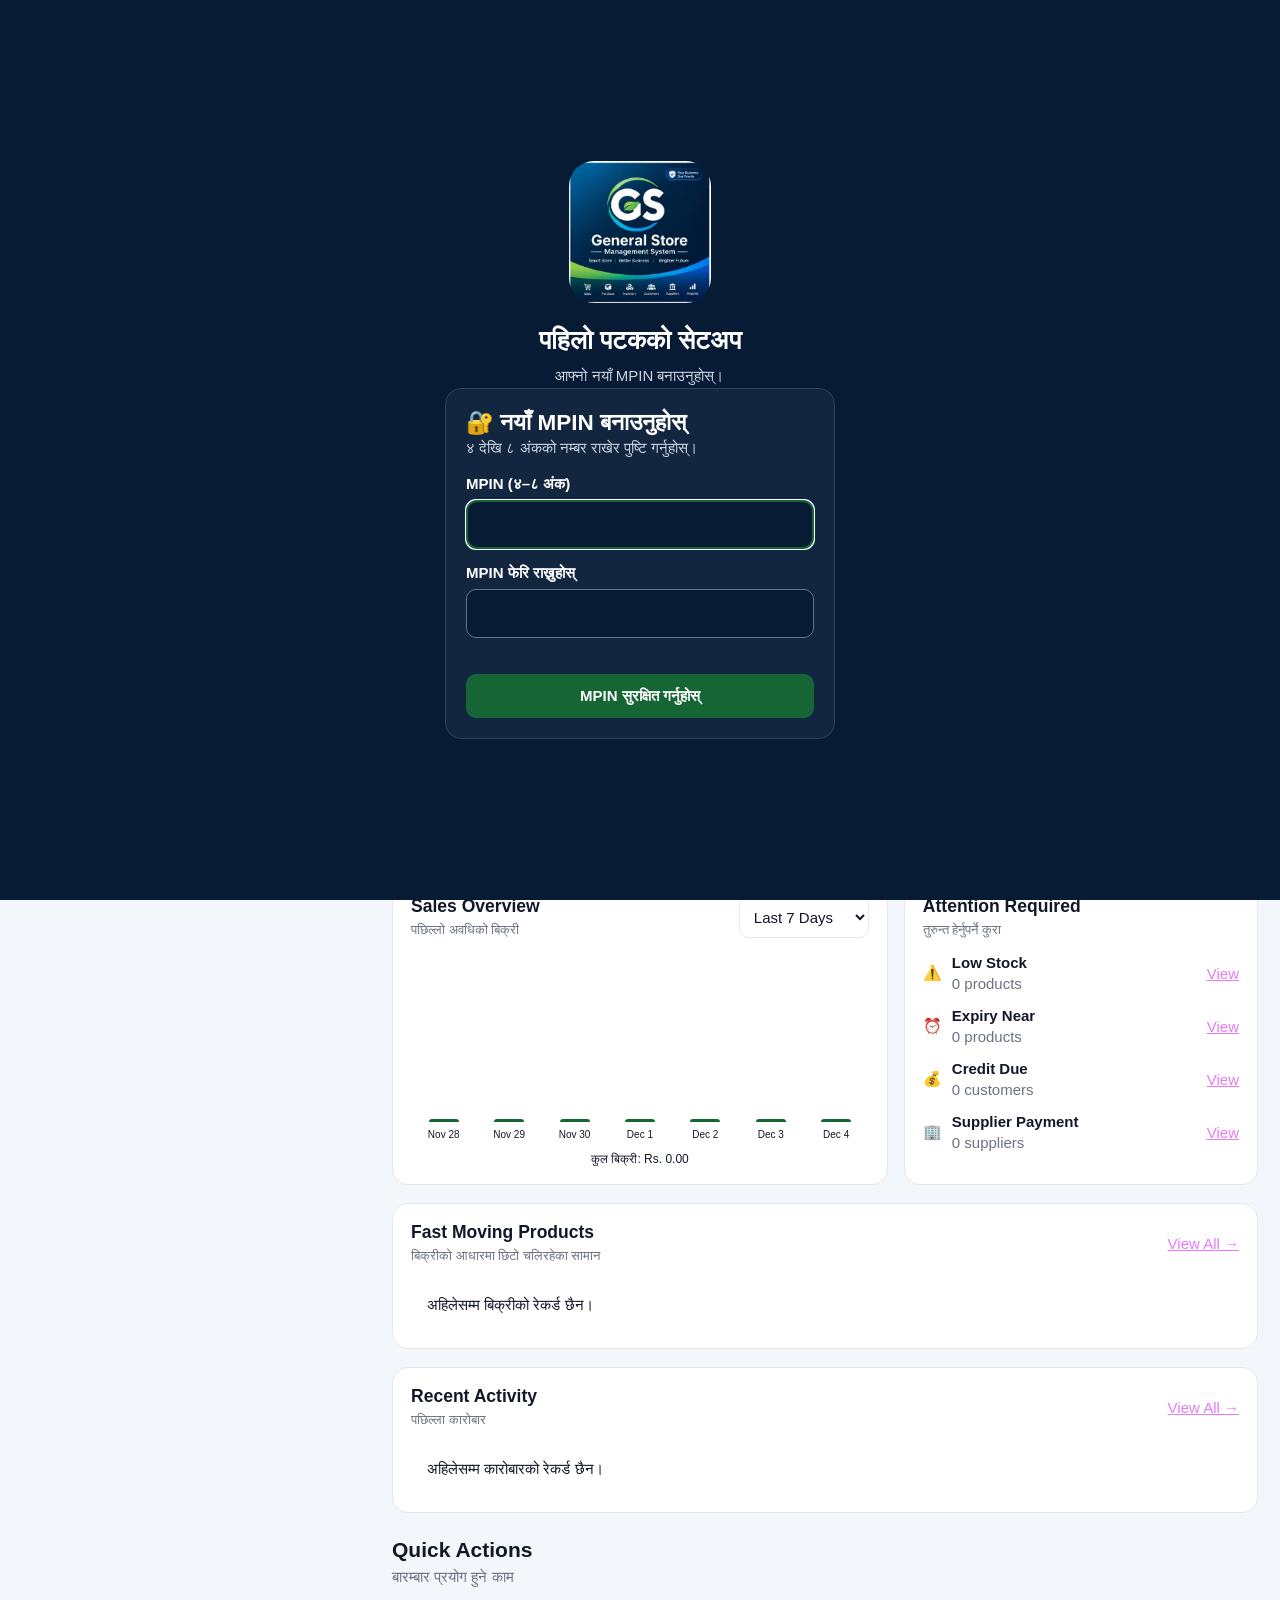
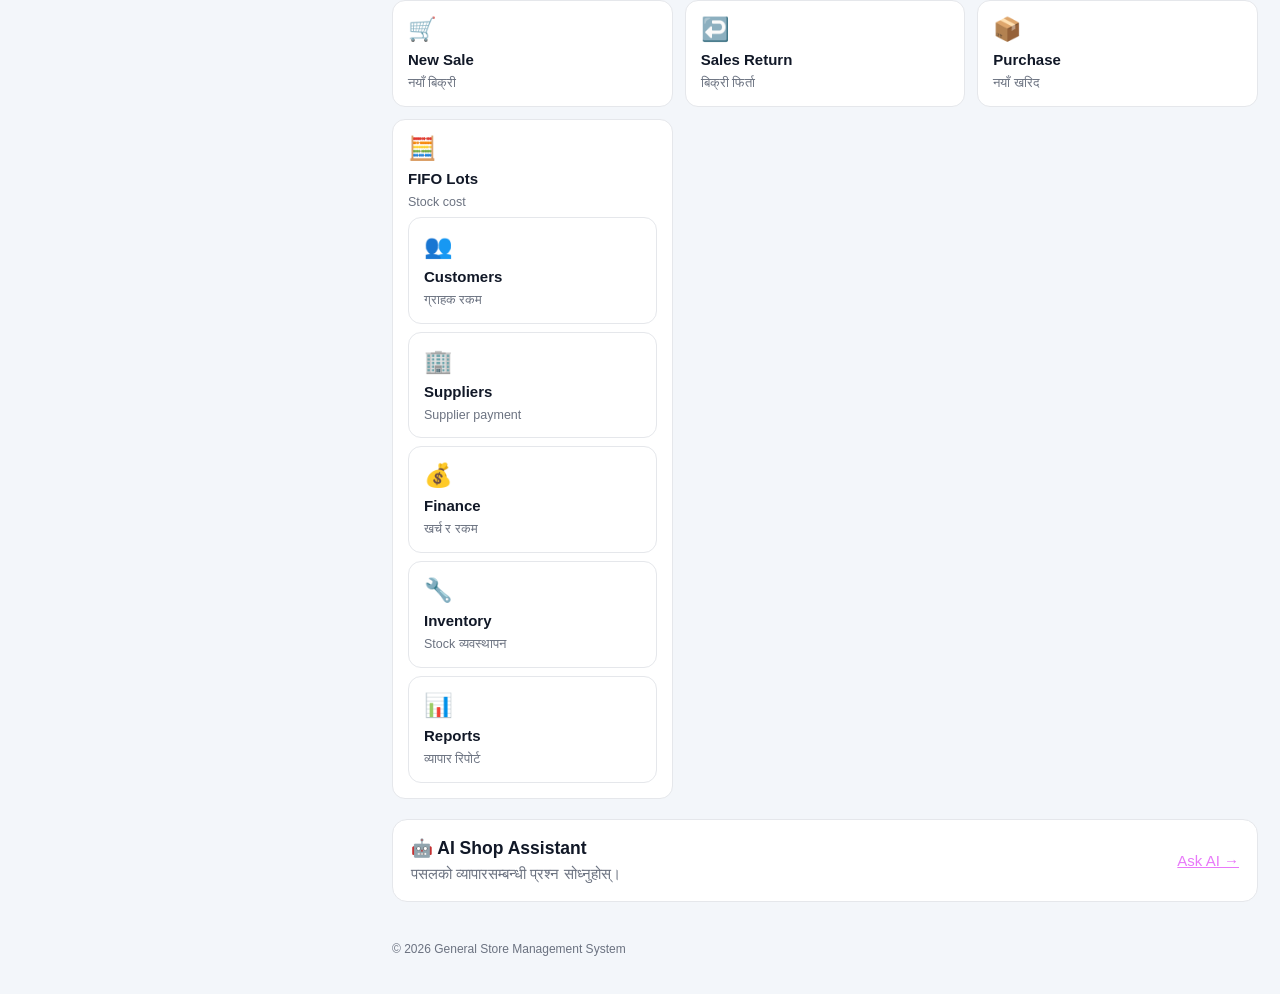
<file: index.html>
<!DOCTYPE html>
<html lang="ne">
<head>
  <meta charset="UTF-8">
  <meta name="viewport" content="width=device-width, initial-scale=1, viewport-fit=cover">
  <meta name="theme-color" content="#071b35">
  <meta name="description" content="General Store Management System">
  <title>General Store Management - Dashboard</title>

  <link rel="manifest" href="./manifest.json">
  <link rel="icon" type="image/png" href="./gs192.png">
  <link rel="apple-touch-icon" href="./gs192.png">
  <link rel="stylesheet" href="./style.css?v=20261011-4">
  <script src="./appearance.js"></script>

  <style>
    :root {
      --gs-bg: #111827;
      --gs-panel: #202a3b;
      --gs-input: #111827;
      --gs-border: #3b4659;
      --gs-text: var(--text-color, #111827);
      --gs-muted: var(--muted-color, #6b7280);
      --gs-pink: var(--accent-color, #166534);
      --gs-sidebar-width: 370px;
    }

    * { box-sizing: border-box; }

    html { scroll-behavior: smooth; }

    body {
      margin: 0;
      background: var(--gs-bg);
      color: var(--gs-text);
      font-family: var(--font-family, Arial, sans-serif);
      min-height: 100vh;
    }

    body.gs-app-locked { overflow: hidden; }

    button, input, select, textarea { font: inherit; }
    button, a { -webkit-tap-highlight-color: transparent; }

    .gs-topbar {
      height: 88px;
      display: flex;
      align-items: center;
      justify-content: space-between;
      gap: 12px;
      padding: 12px 20px;
      background: var(--gs-panel);
      border-bottom: 1px solid var(--gs-border);
      position: sticky;
      top: 0;
      z-index: 1000;
    }

    .gs-topbar-left {
      display: flex;
      align-items: center;
      gap: 14px;
      min-width: 0;
    }

    .gs-menu-toggle {
      border: 0;
      background: transparent;
      color: var(--gs-text);
      font-size: 32px;
      cursor: pointer;
      padding: 3px 8px;
      flex-shrink: 0;
    }

    .gs-topbar-title { min-width: 0; }

    .gs-topbar-title h1 {
      margin: 0;
      font-size: 23px;
      overflow-wrap: anywhere;
    }

    .gs-topbar-title p {
      margin: 5px 0 0;
      color: var(--gs-muted);
      font-size: 13px;
    }

    /* Dashboard Avatar: Store Profile को operatorPhoto */
    .gs-topbar-avatar {
      width: 58px;
      height: 58px;
      flex: 0 0 58px;
      display: grid;
      place-items: center;
      overflow: hidden;
      border-radius: 50%;
      background: #111827;
      color: white;
      font-size: 22px;
      font-weight: 800;
      pointer-events: none;
      user-select: none;
    }

    .gs-topbar-avatar img {
      display: block;
      width: 100%;
      height: 100%;
      object-fit: cover;
      border-radius: 50%;
      pointer-events: none;
    }

    .gs-layout {
      min-height: calc(100vh - 88px);
    }

    /* Sidebar: Store Profile फारम यहीँ स्थायी रूपमा रहन्छ */
    .gs-sidebar {
      position: fixed;
      top: 88px;
      left: 0;
      bottom: 0;
      z-index: 1500;
      width: var(--gs-sidebar-width);
      padding: 16px;
      overflow-y: auto;
      overscroll-behavior: contain;
      background: #111b2d;
      border-right: 1px solid var(--gs-border);
      transform: translateX(0);
      transition: transform .25s ease;
    }

    .gs-sidebar-brand {
      display: flex;
      align-items: center;
      gap: 12px;
      padding: 4px 2px 18px;
      margin-bottom: 16px;
      border-bottom: 1px solid var(--gs-border);
    }

    .gs-sidebar-brand img {
      width: 58px;
      height: 58px;
      flex: 0 0 58px;
      object-fit: contain;
      border-radius: 14px;
    }

    .gs-sidebar-brand strong {
      display: block;
      font-size: 18px;
      line-height: 1.4;
    }

    .gs-sidebar-brand small {
      display: block;
      color: var(--gs-muted);
      margin-top: 4px;
    }

    .gs-profile-card {
      padding: 15px;
      border: 1px solid var(--gs-border);
      border-radius: 17px;
      background: var(--gs-panel);
    }

    .gs-profile-card h2 {
      margin: 0 0 7px;
      font-size: 21px;
    }

    .gs-profile-intro {
      margin: 0 0 16px;
      color: var(--gs-muted);
      line-height: 1.6;
      font-size: 13px;
    }

    .gs-profile-preview {
      display: flex;
      align-items: center;
      gap: 12px;
      min-width: 0;
      padding: 12px;
      margin-bottom: 18px;
      border-radius: 13px;
      background: rgba(255,255,255,.045);
    }

    .gs-profile-photo {
      width: 62px;
      height: 62px;
      flex: 0 0 62px;
      display: grid;
      place-items: center;
      overflow: hidden;
      border-radius: 50%;
      background: #111827;
      color: white;
      font-size: 22px;
      font-weight: 800;
    }

    .gs-profile-photo img {
      width: 100%;
      height: 100%;
      object-fit: cover;
      display: block;
    }

    .gs-profile-preview strong,
    .gs-profile-preview small {
      display: block;
      overflow-wrap: anywhere;
    }

    .gs-profile-preview strong { font-size: 15px; }

    .gs-profile-preview small {
      color: var(--gs-muted);
      margin-top: 5px;
    }

    .gs-profile-form {
      display: grid;
      grid-template-columns: minmax(0, 1fr);
      gap: 13px;
    }

    .gs-field {
      display: flex;
      flex-direction: column;
      gap: 7px;
      min-width: 0;
    }

    .gs-field label {
      font-size: 13px;
      font-weight: 700;
    }

    .gs-field input,
    .gs-field select,
    .gs-field textarea {
      width: 100%;
      min-width: 0;
      padding: 12px;
      border: 1px solid #64748b;
      border-radius: 11px;
      background: var(--gs-input);
      color: var(--gs-text);
      outline-offset: 2px;
    }

    .gs-field input:focus,
    .gs-field select:focus,
    .gs-field textarea:focus {
      outline: 2px solid var(--gs-pink);
    }

    .gs-field textarea {
      min-height: 78px;
      resize: vertical;
    }

    .gs-field small {
      color: var(--gs-muted);
      font-size: 12px;
      line-height: 1.5;
    }

    .gs-profile-actions {
      display: flex;
      flex-wrap: wrap;
      gap: 9px;
      margin-top: 15px;
    }

    .gs-button {
      border: 0;
      border-radius: 10px;
      padding: 11px 13px;
      cursor: pointer;
      font-weight: 700;
    }

    .gs-save {
      background: var(--gs-pink);
      color: white;
    }

    .gs-remove {
      background: #7f1d1d;
      color: white;
    }

    .gs-profile-status {
      display: none;
      margin-top: 13px;
      padding: 11px;
      border-radius: 10px;
      background: #14532d;
      color: #dcfce7;
      line-height: 1.5;
      overflow-wrap: anywhere;
      font-size: 13px;
    }

    .gs-profile-status.error {
      background: #7f1d1d;
      color: #fee2e2;
    }

    .gs-sidebar-overlay {
      display: none;
      position: fixed;
      inset: 88px 0 0;
      z-index: 1400;
      background: rgba(0,0,0,.65);
    }

    .gs-main {
      margin-left: var(--gs-sidebar-width);
      min-width: 0;
      padding: 22px;
    }

    .gs-welcome {
      display: flex;
      align-items: center;
      justify-content: space-between;
      flex-wrap: wrap;
      gap: 15px;
      margin-bottom: 24px;
    }

    .gs-welcome h2 { margin: 0 0 8px; }

    .gs-welcome p {
      color: var(--gs-muted);
      margin: 0;
      line-height: 1.6;
    }

    .gs-primary-link {
      display: inline-flex;
      align-items: center;
      justify-content: center;
      padding: 12px 16px;
      border-radius: 11px;
      background: var(--gs-pink);
      color: white;
      text-decoration: none;
      font-weight: 800;
      white-space: nowrap;
    }

    .gs-stats-grid,
    .gs-finance-grid {
      display: grid;
      grid-template-columns: repeat(2, minmax(0, 1fr));
      gap: 15px;
      margin-bottom: 26px;
    }

    .gs-stat-card,
    .gs-finance-card,
    .gs-dashboard-card {
      min-width: 0;
      padding: 18px;
      border: 1px solid var(--gs-border);
      border-radius: 16px;
      background: var(--gs-panel);
    }

    .gs-stat-top {
      display: flex;
      align-items: center;
      justify-content: space-between;
      gap: 10px;
    }

    .gs-stat-icon,
    .gs-finance-icon {
      width: 44px;
      height: 44px;
      display: grid;
      place-items: center;
      flex: 0 0 44px;
      border-radius: 12px;
      background: rgba(255,255,255,.09);
      font-size: 22px;
    }

    .gs-stat-label { color: var(--gs-muted); font-size: 13px; }

    .gs-stat-value {
      margin-top: 15px;
      font-size: clamp(20px, 2.5vw, 28px);
      font-weight: 800;
      overflow-wrap: anywhere;
    }

    .gs-stat-bottom {
      margin-top: 11px;
      color: var(--gs-muted);
      font-size: 13px;
      display: flex;
      flex-wrap: wrap;
      gap: 8px;
    }

    .gs-positive { color: #22c55e; }

    .gs-section-heading { margin: 25px 0 14px; }

    .gs-section-heading h3 {
      margin: 0 0 6px;
      font-size: 21px;
    }

    .gs-section-heading p {
      margin: 0;
      color: var(--gs-muted);
    }

    .gs-finance-card {
      display: flex;
      align-items: flex-start;
      gap: 12px;
    }

    .gs-finance-card > div:last-child { min-width: 0; }

    .gs-finance-card span,
    .gs-finance-card strong,
    .gs-finance-card small { display: block; }

    .gs-finance-card span,
    .gs-finance-card small { color: var(--gs-muted); }

    .gs-finance-card strong {
      margin: 5px 0;
      overflow-wrap: anywhere;
    }

    .gs-dashboard-grid {
      display: grid;
      grid-template-columns: minmax(0, 1.4fr) minmax(0, 1fr);
      gap: 16px;
    }

    .gs-card-heading {
      display: flex;
      justify-content: space-between;
      align-items: center;
      flex-wrap: wrap;
      gap: 12px;
      margin-bottom: 16px;
    }

    .gs-card-heading h3 { margin: 0 0 5px; }
    .gs-card-heading p { margin: 0; color: var(--gs-muted); font-size: 13px; }

    #salesPeriod {
      padding: 10px;
      border: 1px solid var(--gs-border);
      border-radius: 9px;
      background: var(--gs-input);
      color: var(--gs-text);
    }

    .gs-chart-area { min-height: 180px; overflow-x: auto; }
    .gs-attention-list { display: grid; gap: 15px; }

    .gs-attention-item {
      display: flex;
      align-items: center;
      gap: 10px;
      min-width: 0;
    }

    .gs-attention-text { flex: 1; min-width: 0; }
    .gs-attention-text strong,
    .gs-attention-text span { display: block; }
    .gs-attention-text span { margin-top: 4px; color: var(--gs-muted); }

    .gs-attention-item a,
    .gs-text-link { color: #e879f9; }

    .gs-table-wrap { width: 100%; overflow-x: auto; }

    .gs-quick-actions {
      display: grid;
      grid-template-columns: repeat(3, minmax(0, 1fr));
      gap: 12px;
    }

    .gs-quick-action {
      display: flex;
      flex-direction: column;
      gap: 8px;
      min-width: 0;
      padding: 15px;
      border: 1px solid var(--gs-border);
      border-radius: 13px;
      background: var(--gs-panel);
      color: var(--gs-text);
      text-decoration: none;
      overflow-wrap: anywhere;
    }

    .gs-quick-action span { font-size: 23px; }
    .gs-quick-action small { color: var(--gs-muted); }

    .gs-ai-card {
      display: flex;
      align-items: center;
      justify-content: space-between;
      flex-wrap: wrap;
      gap: 15px;
      margin-top: 20px;
      padding: 18px;
      border: 1px solid var(--gs-border);
      border-radius: 15px;
      background: var(--gs-panel);
    }

    .gs-footer {
      margin-top: 24px;
      padding: 16px 0;
      color: var(--gs-muted);
      font-size: 12px;
    }

    /* Mobile footer navigation */
    .gs-bottom-nav {
      position: fixed;
      z-index: 1200;
      left: 0;
      right: 0;
      bottom: 0;
      display: none;
      grid-template-columns: repeat(4, minmax(0, 1fr));
      gap: 3px;
      padding: 8px 4px calc(8px + env(safe-area-inset-bottom));
      background: #111b2d;
      border-top: 1px solid #354056;
    }

    .gs-bottom-nav a {
      display: flex;
      align-items: center;
      justify-content: center;
      flex-direction: column;
      gap: 5px;
      min-width: 0;
      min-height: 48px;
      color: #cbd5e1;
      text-decoration: none;
      font-size: 12px;
      cursor: pointer;
    }

    .gs-bottom-nav .gs-nav-icon { font-size: 23px; }

    .gs-bottom-nav a.active {
      color: var(--gs-pink);
      font-weight: 800;
    }

    /* All-menu grid */
    .gs-menu-dialog {
      display: none;
      position: fixed;
      inset: 0;
      z-index: 5000;
      align-items: center;
      justify-content: center;
      padding: 16px;
      background: rgba(0,0,0,.78);
    }

    .gs-menu-dialog.open { display: flex; }

    .gs-menu-box {
      width: min(620px, 100%);
      max-height: 85dvh;
      overflow-y: auto;
      padding: 18px;
      border: 1px solid var(--gs-border);
      border-radius: 18px;
      background: var(--gs-panel);
    }

    .gs-menu-heading {
      display: flex;
      align-items: center;
      justify-content: space-between;
      margin-bottom: 15px;
    }

    .gs-menu-heading h2 { margin: 0; }

    .gs-menu-close {
      border: 0;
      padding: 8px 13px;
      border-radius: 9px;
      background: #4b5563;
      color: white;
      font-size: 22px;
      cursor: pointer;
    }

    .gs-menu-grid {
      display: grid;
      grid-template-columns: repeat(2, minmax(0, 1fr));
      gap: 10px;
    }

    .gs-menu-grid a {
      display: flex;
      align-items: center;
      gap: 10px;
      min-height: 57px;
      padding: 12px;
      border: 1px solid var(--gs-border);
      border-radius: 12px;
      color: var(--gs-text);
      text-decoration: none;
      overflow-wrap: anywhere;
    }

    .gs-menu-grid a:active {
      background: rgba(236,0,237,.18);
    }

    /* Splash + MPIN screen */
    .gs-startup {
      position: fixed;
      inset: 0;
      z-index: 2147483000;
      display: flex;
      align-items: center;
      justify-content: center;
      padding: 22px;
      background: #071b35;
      color: white;
    }

    .gs-startup-card {
      width: min(390px, 100%);
      text-align: center;
    }

    .gs-startup-logo {
      display: block;
      width: 142px;
      height: 142px;
      object-fit: contain;
      margin: 0 auto 22px;
      border-radius: 25px;
    }

    .gs-startup-card h1 {
      margin: 0 0 8px;
      font-size: 26px;
    }

    .gs-startup-card p {
      color: #cbd5e1;
      line-height: 1.6;
    }

    .gs-startup-progress {
      width: 100%;
      height: 5px;
      margin: 24px 0;
      border-radius: 20px;
      background: #334155;
      overflow: hidden;
    }

    .gs-startup-progress span {
      display: block;
      height: 100%;
      width: 0;
      background: var(--gs-pink);
      animation: gs-progress 1.5s ease forwards;
    }

    @keyframes gs-progress {
      to { width: 100%; }
    }

    .gs-pin-form {
      display: none;
      text-align: left;
      padding: 20px;
      border: 1px solid #334155;
      border-radius: 16px;
      background: #132640;
    }

    .gs-pin-form label {
      display: block;
      margin: 15px 0 7px;
      font-weight: 700;
    }

    .gs-pin-form input {
      width: 100%;
      padding: 13px;
      border: 1px solid #64748b;
      border-radius: 10px;
      background: #071b35;
      color: white;
      font-size: 18px;
      letter-spacing: 4px;
      text-align: center;
    }

    .gs-pin-form button {
      width: 100%;
      margin-top: 16px;
      padding: 13px;
      border: 0;
      border-radius: 10px;
      background: var(--gs-pink);
      color: white;
      font-weight: 800;
      cursor: pointer;
    }

    .gs-pin-error {
      min-height: 20px;
      color: #fecaca;
      font-size: 13px;
      line-height: 1.5;
    }

    #dashboardError {
      display: none;
      margin: 12px;
      padding: 12px;
      border-radius: 10px;
      background: #7f1d1d;
      color: white;
      overflow-wrap: anywhere;
    }

    @media (max-width: 1000px) {
      :root { --gs-sidebar-width: 340px; }
      .gs-dashboard-grid { grid-template-columns: 1fr; }
      .gs-quick-actions { grid-template-columns: repeat(2, minmax(0, 1fr)); }
    }

    @media (max-width: 760px) {
      .gs-topbar { height: 78px; padding: 10px 12px; }
      .gs-topbar-title h1 { font-size: 20px; }
      .gs-topbar-avatar { width: 50px; height: 50px; flex-basis: 50px; }

      .gs-sidebar {
        top: 78px;
        bottom: 0;
        width: min(92vw, 390px);
        transform: translateX(-105%);
      }

      body.gs-sidebar-open .gs-sidebar { transform: translateX(0); }
      body.gs-sidebar-open .gs-sidebar-overlay { display: block; }

      .gs-sidebar-overlay { inset: 78px 0 0; }

      .gs-main {
        margin-left: 0;
        padding: 17px 12px 90px;
      }

      .gs-bottom-nav { display: grid; }

      .gs-stats-grid,
      .gs-finance-grid { gap: 10px; }

      .gs-stat-card,
      .gs-finance-card,
      .gs-dashboard-card { padding: 13px; }

      .gs-stat-icon,
      .gs-finance-icon {
        width: 36px;
        height: 36px;
        flex-basis: 36px;
        font-size: 19px;
      }

      .gs-stat-label { font-size: 11px; }
      .gs-stat-value { font-size: 20px; }
      .gs-stat-bottom { font-size: 11px; }
      .gs-finance-card { gap: 8px; }
      .gs-finance-card span,
      .gs-finance-card small { font-size: 11px; }
      .gs-finance-card strong { font-size: 14px; }
      .gs-menu-grid { grid-template-columns: repeat(2, minmax(0, 1fr)); }
    }

    @media (max-width: 370px) {
      .gs-stats-grid,
      .gs-finance-grid { grid-template-columns: 1fr; }
      .gs-menu-grid { grid-template-columns: 1fr; }
      .gs-topbar-title h1 { font-size: 17px; }
      .gs-topbar-avatar { width: 43px; height: 43px; flex-basis: 43px; }
    }
  </style>
</head>

<body>
  <!-- Splash र पहिलो MPIN प्रवेश -->
  <section class="gs-startup" id="gsStartup" aria-live="polite">
    <div class="gs-startup-card">
      <img class="gs-startup-logo" src="./gs192.png" alt="General Store Logo">
      <h1 id="gsStartupTitle">Krishna G.C.</h1>
      <p id="gsStartupMessage">General Store Management System</p>

      <div class="gs-startup-progress" id="gsStartupProgress">
        <span></span>
      </div>

      <form class="gs-pin-form" id="gsPinForm">
        <h2 id="gsPinTitle">🔐 MPIN</h2>
        <p id="gsPinDescription">एप खोल्न आफ्नो MPIN राख्नुहोस्।</p>

        <label for="gsPinInput">MPIN (४–८ अंक)</label>
        <input id="gsPinInput" type="password"
          inputmode="numeric" pattern="[0-9]{4,8}"
          minlength="4" maxlength="8"
          autocomplete="current-password" required>

        <div id="gsPinConfirmWrap" style="display:none">
          <label for="gsPinConfirm">MPIN फेरि राख्नुहोस्</label>
          <input id="gsPinConfirm" type="password"
            inputmode="numeric" pattern="[0-9]{4,8}"
            minlength="4" maxlength="8"
            autocomplete="new-password">
        </div>

        <p class="gs-pin-error" id="gsPinError" role="alert"></p>
        <button type="submit" id="gsPinSubmit">Dashboard खोल्नुहोस्</button>
      </form>
    </div>
  </section>

  <header class="gs-topbar">
    <div class="gs-topbar-left">
      <button type="button" class="gs-menu-toggle" id="gsSidebarToggle"
        aria-label="Store Profile sidebar खोल्नुहोस्"
        aria-expanded="false">☰</button>

      <div class="gs-topbar-title">
        <h1>Dashboard</h1>
        <p id="todayDate"></p>
      </div>
    </div>

    <!-- Dashboard Avatar: Store Profile मा Save गरिएको फोटो -->
    <!-- यो Avatar क्लिक गर्न मिल्दैन; Sidebar को GS लोगो अलग र स्थायी छ -->
    <div class="gs-topbar-avatar" id="gsDashboardAvatar"
      aria-label="Store Profile photo">GS</div>
  </header>

  <div class="gs-sidebar-overlay" id="gsSidebarOverlay"></div>

  <div class="gs-layout">
    <aside class="gs-sidebar" id="gsSidebar" aria-label="Store Profile">
      <div class="gs-sidebar-brand">
        <!-- Sidebar को स्थायी GS लोगो यथावत् -->
        <img src="./gs512.png" alt="GS Logo" draggable="false">
        <div>
          <strong id="gsSidebarStoreTitle">Krishna G.C.</strong>
          <small>Management System</small>
        </div>
      </div>

      <!-- Store Profile फारम Sidebar भित्र सधैँ खुला -->
      <section class="gs-profile-card">
        <h2>🏪 Store Profile</h2>
        <p class="gs-profile-intro">
          पसल र सञ्चालकको विवरण यहाँबाट परिवर्तन गर्नुहोस्।
        </p>

        <div class="gs-profile-preview">
          <div class="gs-profile-photo" id="gsProfilePhotoPreview">GS</div>
          <div>
            <strong id="gsProfilePreviewName">Krishna G.C.</strong>
            <small id="gsProfilePreviewOwner">Management System</small>
          </div>
        </div>

        <form id="gsStoreProfileForm">
          <div class="gs-profile-form">
            <div class="gs-field">
              <label for="gsStoreName">Store Name *</label>
              <input id="gsStoreName" name="storeName"
                maxlength="120" required>
            </div>

            <div class="gs-field">
              <label for="gsOwnerName">Owner Name</label>
              <input id="gsOwnerName" name="ownerName" maxlength="120">
            </div>

            <div class="gs-field">
              <label for="gsStorePhone">Phone</label>
              <input id="gsStorePhone" name="storePhone"
                type="tel" maxlength="30">
            </div>

            <div class="gs-field">
              <label for="gsStoreEmail">Email</label>
              <input id="gsStoreEmail" name="storeEmail"
                type="email" maxlength="150">
            </div>

            <div class="gs-field">
              <label for="gsTaxType">Tax Type</label>
              <select id="gsTaxType" name="taxType">
                <option value="PAN">PAN</option>
                <option value="VAT">VAT</option>
                <option value="NON_TAX">Non Tax</option>
                <option value="Other">Other</option>
              </select>
            </div>

            <div class="gs-field">
              <label for="gsTaxNumber">PAN / VAT Number</label>
              <input id="gsTaxNumber" name="taxNumber" maxlength="60">
            </div>

            <div class="gs-field">
              <label for="gsStoreAddress">Store Address</label>
              <textarea id="gsStoreAddress" name="storeAddress"
                maxlength="500"></textarea>
            </div>

            <div class="gs-field">
              <label for="gsInvoiceFooter">Invoice Footer Message</label>
              <textarea id="gsInvoiceFooter" name="invoiceFooter"
                maxlength="500"></textarea>
            </div>

            <div class="gs-field">
              <label for="gsOperatorPhoto">Store / Owner Photo</label>
              <input id="gsOperatorPhoto" name="operatorPhoto"
                type="file" accept="image/png,image/jpeg,image/webp">
              <small>PNG, JPG वा WebP। अधिकतम 2 MB।</small>
            </div>
          </div>

          <div class="gs-profile-status" id="gsProfileStatus"
            role="status" aria-live="polite"></div>

          <div class="gs-profile-actions">
            <button type="button" class="gs-button gs-remove"
              id="gsRemoveAvatar">फोटो हटाउनुहोस्</button>
            <button type="submit" class="gs-button gs-save">Save Profile</button>
          </div>
        </form>
      </section>
    </aside>

    <main class="gs-main">
      <div id="dashboardError" role="alert"></div>

      <section class="gs-welcome">
        <div>
          <h2 id="welcomeTitle">नमस्ते 👋</h2>
          <p>आजको पसलको अवस्था यहाँबाट हेर्नुहोस्।</p>
        </div>
        <a href="./sale.html" class="gs-primary-link">+ New Sale</a>
      </section>

      <section class="gs-stats-grid">
        <article class="gs-stat-card">
          <div class="gs-stat-top">
            <span class="gs-stat-icon">🛒</span>
            <span class="gs-stat-label">आजको बिक्री</span>
          </div>
          <div class="gs-stat-value">Rs. <span id="todaySales">0</span></div>
          <div class="gs-stat-bottom">
            <span class="gs-positive" id="salesChange">आज</span>
            <span>आजको कारोबार</span>
          </div>
        </article>

        <article class="gs-stat-card">
          <div class="gs-stat-top">
            <span class="gs-stat-icon">📈</span>
            <span class="gs-stat-label">Gross Profit</span>
          </div>
          <div class="gs-stat-value">Rs. <span id="grossProfit">0</span></div>
          <div class="gs-stat-bottom"><span>FIFO</span><span>आज</span></div>
        </article>

        <article class="gs-stat-card">
          <div class="gs-stat-top">
            <span class="gs-stat-icon">💸</span>
            <span class="gs-stat-label">Expenses</span>
          </div>
          <div class="gs-stat-value">Rs. <span id="expenses">0</span></div>
          <div class="gs-stat-bottom"><span>आजको खर्च</span></div>
        </article>

        <article class="gs-stat-card">
          <div class="gs-stat-top">
            <span class="gs-stat-icon">💰</span>
            <span class="gs-stat-label">Net Profit</span>
          </div>
          <div class="gs-stat-value">Rs. <span id="netProfit">0</span></div>
          <div class="gs-stat-bottom"><span>Gross − Expense</span><span>आज</span></div>
        </article>
      </section>

      <div class="gs-section-heading">
        <h3>Financial Overview</h3>
        <p>पसलको पैसा, stock र बाँकी रकम</p>
      </div>

      <section class="gs-finance-grid">
        <article class="gs-finance-card">
          <span class="gs-finance-icon">👤</span>
          <div>
            <span>Customer Receivable</span>
            <strong>Rs. <span id="customerReceivable">0</span></strong>
            <small>ग्राहकबाट लिन बाँकी</small>
          </div>
        </article>

        <article class="gs-finance-card">
          <span class="gs-finance-icon">🏢</span>
          <div>
            <span>Supplier Payable</span>
            <strong>Rs. <span id="supplierPayable">0</span></strong>
            <small>Supplier लाई दिन बाँकी</small>
          </div>
        </article>

        <article class="gs-finance-card">
          <span class="gs-finance-icon">📦</span>
          <div>
            <span>Stock Value</span>
            <strong>Rs. <span id="stockValue">0</span></strong>
            <small>FIFO cost based</small>
          </div>
        </article>

        <article class="gs-finance-card">
          <span class="gs-finance-icon">💳</span>
          <div>
            <span>Cash / Bank / QR</span>
            <strong>Rs. <span id="availableBalance">0</span></strong>
            <small>उपलब्ध balance</small>
          </div>
        </article>
      </section>

      <section class="gs-dashboard-grid">
        <article class="gs-dashboard-card">
          <div class="gs-card-heading">
            <div>
              <h3>Sales Overview</h3>
              <p>पछिल्लो अवधिको बिक्री</p>
            </div>
            <select id="salesPeriod" aria-label="Sales period">
              <option value="7">Last 7 Days</option>
              <option value="30">Last 30 Days</option>
            </select>
          </div>
          <div class="gs-chart-area" id="salesChart"></div>
        </article>

        <article class="gs-dashboard-card">
          <div class="gs-card-heading">
            <div>
              <h3>Attention Required</h3>
              <p>तुरुन्त हेर्नुपर्ने कुरा</p>
            </div>
          </div>

          <div class="gs-attention-list">
            <div class="gs-attention-item">
              <span>⚠️</span>
              <div class="gs-attention-text">
                <strong>Low Stock</strong>
                <span id="lowStockCount">0 products</span>
              </div>
              <a href="./inventory.html">View</a>
            </div>

            <div class="gs-attention-item">
              <span>⏰</span>
              <div class="gs-attention-text">
                <strong>Expiry Near</strong>
                <span id="expiryCount">0 products</span>
              </div>
              <a href="./inventory.html">View</a>
            </div>

            <div class="gs-attention-item">
              <span>💰</span>
              <div class="gs-attention-text">
                <strong>Credit Due</strong>
                <span id="creditDueCount">0 customers</span>
              </div>
              <a href="./customers.html">View</a>
            </div>

            <div class="gs-attention-item">
              <span>🏢</span>
              <div class="gs-attention-text">
                <strong>Supplier Payment</strong>
                <span id="supplierDueCount">0 suppliers</span>
              </div>
              <a href="./suppliers.html">View</a>
            </div>
          </div>
        </article>
      </section>

      <section class="gs-dashboard-card" style="margin-top:18px">
        <div class="gs-card-heading">
          <div>
            <h3>Fast Moving Products</h3>
            <p>बिक्रीको आधारमा छिटो चलिरहेका सामान</p>
          </div>
          <a class="gs-text-link" href="./inventory.html">View All →</a>
        </div>
        <div class="gs-table-wrap" id="fastMovingArea"></div>
      </section>

      <section class="gs-dashboard-card" style="margin-top:18px">
        <div class="gs-card-heading">
          <div>
            <h3>Recent Activity</h3>
            <p>पछिल्ला कारोबार</p>
          </div>
          <a class="gs-text-link" href="./reports.html">View All →</a>
        </div>
        <div class="gs-table-wrap" id="recentActivityArea"></div>
      </section>

      <div class="gs-section-heading">
        <h3>Quick Actions</h3>
        <p>बारम्बार प्रयोग हुने काम</p>
      </div>

      <section class="gs-quick-actions">
        <a class="gs-quick-action" href="./sale.html">
          <span>🛒</span><strong>New Sale</strong><small>नयाँ बिक्री</small>
        </a>
        <a class="gs-quick-action" href="./sales-return.html">
          <span>↩️</span><strong>Sales Return</strong><small>बिक्री फिर्ता</small>
        </a>
        <a class="gs-quick-action" href="./purchase.html">
          <span>📦</span><strong>Purchase</strong><small>नयाँ खरिद</small>
        </a>
        <main class="gs-quick-action" href="./stock-lots.html">
          <span>🧮</span><strong>FIFO Lots</strong><small>Stock cost</small>
        </a>
        <a class="gs-quick-action" href="./customers.html">
          <span>👥</span><strong>Customers</strong><small>ग्राहक रकम</small>
        </a>
        <a class="gs-quick-action" href="./suppliers.html">
          <span>🏢</span><strong>Suppliers</strong><small>Supplier payment</small>
        </a>
        <a class="gs-quick-action" href="./finance.html">
          <span>💰</span><strong>Finance</strong><small>खर्च र रकम</small>
        </a>
        <a class="gs-quick-action" href="./inventory.html">
          <span>🔧</span><strong>Inventory</strong><small>Stock व्यवस्थापन</small>
        </a>
        <a class="gs-quick-action" href="./reports.html">
          <span>📊</span><strong>Reports</strong><small>व्यापार रिपोर्ट</small>
        </a>
      </section>

      <section class="gs-ai-card">
        <div>
          <h3>🤖 AI Shop Assistant</h3>
          <p style="color:var(--gs-muted);margin-top:6px">
            पसलको व्यापारसम्बन्धी प्रश्न सोध्नुहोस्।
          </p>
        </div>
        <a class="gs-text-link" href="./ai.html">Ask AI →</a>
      </section>

      <footer class="gs-footer">
        © 2026 General Store Management System
      </footer>
    </main>
  </div>

  <!-- मोबाइल Footer Navigation -->
  <nav class="gs-bottom-nav" aria-label="Main navigation">
    <!-- Overview मा एकपटक ट्याप गर्दा Grid खुल्छ -->
    <a href="./index.html" class="active" id="gsOverviewNav"
      aria-haspopup="dialog" aria-controls="gsMenuDialog">
      <span class="gs-nav-icon">⌂</span><span>Overview</span>
    </a>
    <a href="./customers.html">
      <span class="gs-nav-icon">👥</span><span>Customer</span>
    </a>
    <a href="./suppliers.html">
      <span class="gs-nav-icon">🏢</span><span>Supplier</span>
    </a>
    <a href="./settings.html">
      <span class="gs-nav-icon">⚙️</span><span>Setting</span>
    </a>
  </nav>

  <!-- Overview थिच्दा खुल्ने सबै मेनु Grid -->
  <div class="gs-menu-dialog" id="gsMenuDialog" role="dialog"
    aria-modal="true" aria-labelledby="gsMenuTitle">
    <div class="gs-menu-box">
      <div class="gs-menu-heading">
        <h2 id="gsMenuTitle">☰ सबै मेनु</h2>
        <button type="button" class="gs-menu-close"
          id="gsMenuClose" aria-label="Close">×</button>
      </div>
      <nav class="gs-menu-grid" aria-label="All application menus">
        <a href="./index.html">⌂ Overview</a>
        <a href="./sale.html">🛒 New Sale</a>
        <a href="./sales-return.html">↩️ Sales Return</a>
        <a href="./purchase.html">📦 Purchase</a>
        <a href="./inventory.html">▣ Inventory</a>
        <a href="./stock-lots.html">🧮 FIFO Lots</a>
        <a href="./customers.html">👥 Customers</a>
        <a href="./suppliers.html">🏢 Suppliers</a>
        <a href="./finance.html">💰 Finance</a>
        <a href="./reports.html">📊 Reports</a>
        <a href="./whatsapp.html">💬 WhatsApp</a>
        <a href="./ai.html">🤖 AI Assistant</a>
        <a href="./settings.html">⚙️ Settings</a>
      </nav>
    </div>
  </div>

  <script>
    "use strict";

    /* सामान्य error देखाउने */
    window.addEventListener("error", function (event) {
      const box = document.getElementById("dashboardError");
      if (!box) return;
      box.style.display = "block";
      box.textContent = "JavaScript त्रुटि: " +
        (event.message || "अज्ञात त्रुटि");
    });

    /* Sidebar toggle */
    (function () {
      const button = document.getElementById("gsSidebarToggle");
      const overlay = document.getElementById("gsSidebarOverlay");

      function closeSidebar() {
        document.body.classList.remove("gs-sidebar-open");
        button.setAttribute("aria-expanded", "false");
      }

      button.addEventListener("click", function () {
        const open = document.body.classList.toggle("gs-sidebar-open");
        button.setAttribute("aria-expanded", String(open));
      });

      overlay.addEventListener("click", closeSidebar);

      document.addEventListener("keydown", function (event) {
        if (event.key === "Escape") closeSidebar();
      });
    })();

    /* Store Profile र Dashboard Avatar */
    (function () {
      const KEY = "gs_settings";
      const $ = id => document.getElementById(id);
      const form = $("gsStoreProfileForm");
      const status = $("gsProfileStatus");
      const photoInput = $("gsOperatorPhoto");

      const fields = {
        storeName: $("gsStoreName"),
        ownerName: $("gsOwnerName"),
        storePhone: $("gsStorePhone"),
        storeEmail: $("gsStoreEmail"),
        taxType: $("gsTaxType"),
        taxNumber: $("gsTaxNumber"),
        storeAddress: $("gsStoreAddress"),
        invoiceFooter: $("gsInvoiceFooter")
      };

      let currentPhoto = "";

      function readSettings() {
        try {
          const raw = localStorage.getItem(KEY);
          const data = raw ? JSON.parse(raw) : {};
          return data && typeof data === "object" && !Array.isArray(data)
            ? data : {};
        } catch (error) {
          console.error("Settings पढ्न सकिएन:", error);
          return {};
        }
      }

      function initials(name) {
        const value = String(name || "GS").trim();
        return value ? value.slice(0, 1).toUpperCase() : "GS";
      }

      function renderPhoto(element, photo, name) {
        element.replaceChildren();

        if (!photo) {
          element.textContent = initials(name);
          return;
        }

        const img = document.createElement("img");
        img.src = photo;
        img.alt = "Store profile photo";
        img.draggable = false;

        img.onerror = function () {
          element.replaceChildren();
          element.textContent = initials(name);
        };

        element.appendChild(img);
      }

      function updateProfileDisplay(settings) {
        const name = settings.storeName || "Krishna G.C.";
        const owner = settings.ownerName || "Management System";
        const photo = settings.operatorPhoto || "";

        $("gsSidebarStoreTitle").textContent = name;
        $("gsProfilePreviewName").textContent = name;
        $("gsProfilePreviewOwner").textContent = owner;
        document.title = name + " - Dashboard";

        /* Store Profile को एउटै operatorPhoto दुवै ठाउँमा देखाउने */
        renderPhoto($("gsProfilePhotoPreview"), photo, name);
        renderPhoto($("gsDashboardAvatar"), photo, name);
      }

      function showStatus(message, error = false) {
        status.textContent = message;
        status.classList.toggle("error", error);
        status.style.display = "block";
      }

      function loadProfile() {
        const settings = readSettings();

        Object.keys(fields).forEach(function (key) {
          fields[key].value = settings[key] || "";
        });

        currentPhoto = settings.operatorPhoto || "";
        photoInput.value = "";
        updateProfileDisplay(settings);
      }

      photoInput.addEventListener("change", function () {
        const file = photoInput.files && photoInput.files[0];
        if (!file) return;

        if (!["image/png", "image/jpeg", "image/webp"].includes(file.type)) {
          photoInput.value = "";
          showStatus("PNG, JPG वा WebP फोटो मात्र छान्नुहोस्।", true);
          return;
        }

        if (file.size > 2 * 1024 * 1024) {
          photoInput.value = "";
          showStatus("फोटो 2 MB भन्दा सानो हुनुपर्छ।", true);
          return;
        }

        const reader = new FileReader();

        reader.onload = function () {
          currentPhoto = String(reader.result || "");
          const settings = readSettings();
          settings.operatorPhoto = currentPhoto;
          updateProfileDisplay(settings);
          showStatus("फोटो preview तयार भयो। सुरक्षित गर्न Save Profile थिच्नुहोस्।");
        };

        reader.onerror = function () {
          showStatus("फोटो पढ्न सकिएन। फेरि प्रयास गर्नुहोस्।", true);
        };

        reader.readAsDataURL(file);
      });

      form.addEventListener("submit", function (event) {
        event.preventDefault();

        if (!fields.storeName.value.trim()) {
          showStatus("Store Name अनिवार्य छ।", true);
          fields.storeName.focus();
          return;
        }

        const settings = readSettings();

        Object.keys(fields).forEach(function (key) {
          settings[key] = fields[key].value.trim();
        });

        settings.operatorPhoto = currentPhoto;

        try {
          localStorage.setItem(KEY, JSON.stringify(settings));
          updateProfileDisplay(settings);
          showStatus("Store Profile सुरक्षित भयो।");

          window.dispatchEvent(new CustomEvent("gs:settings-updated", {
            detail: { settings: settings }
          }));
        } catch (error) {
          console.error("Profile सुरक्षित गर्न सकिएन:", error);
          showStatus(
            "Profile सुरक्षित भएन। फोटोको आकार घटाएर पुनः प्रयास गर्नुहोस्।",
            true
          );
        }
      });

      $("gsRemoveAvatar").addEventListener("click", function () {
        currentPhoto = "";
        photoInput.value = "";

        const settings = readSettings();
        settings.operatorPhoto = "";

        updateProfileDisplay(settings);
        showStatus("फोटो हटाइयो। परिवर्तन स्थायी बनाउन Save Profile थिच्नुहोस्।");
      });

      window.addEventListener("storage", function (event) {
        if (event.key === KEY) loadProfile();
      });

      /* उही पेजमा अन्य स्क्रिप्टले Profile update गरेमा Avatar refresh */
      window.addEventListener("gs:settings-updated", function (event) {
        if (event.detail && event.detail.settings) {
          currentPhoto = event.detail.settings.operatorPhoto || "";
          updateProfileDisplay(event.detail.settings);
        }
      });

      loadProfile();
    })();

    /* Footer Overview: single tap मा Grid खोल्ने */
    (function () {
      const dialog = document.getElementById("gsMenuDialog");
      const close = document.getElementById("gsMenuClose");
      const overview = document.getElementById("gsOverviewNav");
      const menuLinks = dialog.querySelectorAll(".gs-menu-grid a");

      function openDialog() {
        dialog.classList.add("open");
        document.body.style.overflow = "hidden";
        close.focus();
      }

      function closeDialog() {
        dialog.classList.remove("open");
        document.body.style.overflow = "";
      }

      /* Double tap वा context menu आवश्यक छैन */
      overview.addEventListener("click", function (event) {
        event.preventDefault();
        openDialog();
      });

      close.addEventListener("click", closeDialog);

      dialog.addEventListener("click", function (event) {
        if (event.target === dialog) closeDialog();
      });

      document.addEventListener("keydown", function (event) {
        if (event.key === "Escape" && dialog.classList.contains("open")) {
          closeDialog();
          overview.focus();
        }
      });

      /* Grid भित्रको link सामान्य रूपमा खुल्छ */
      menuLinks.forEach(function (link) {
        link.addEventListener("click", function () {
          closeDialog();
          /* href browser ले सामान्य रूपमा खोल्छ */
        });
      });
    })();

    /* Splash -> MPIN -> Dashboard
       gs_mpin_security key र SHA-256 format कायम राखिएको छ। */
    (function () {
      const MPIN_KEY = "gs_mpin_security";
      const splash = document.getElementById("gsStartup");
      const progress = document.getElementById("gsStartupProgress");
      const form = document.getElementById("gsPinForm");
      const input = document.getElementById("gsPinInput");
      const confirmWrap = document.getElementById("gsPinConfirmWrap");
      const confirmInput = document.getElementById("gsPinConfirm");
      const errorText = document.getElementById("gsPinError");

      let mode = "unlock";
      let lockedUntil = 0;
      let failures = 0;

      function readConfig() {
        try {
          const raw = localStorage.getItem(MPIN_KEY);
          const data = raw ? JSON.parse(raw) : null;
          return data && typeof data === "object" ? data : null;
        } catch (error) {
          console.error("MPIN config पढ्न सकिएन:", error);
          return null;
        }
      }

      function validPin(pin) {
        return /^[0-9]{4,8}$/.test(pin);
      }

      async function hashPin(pin, salt) {
        if (!window.crypto || !window.crypto.subtle) {
          throw new Error(
            "Secure Crypto उपलब्ध छैन। HTTPS प्रयोग गर्नुहोस्।"
          );
        }

        const data = new TextEncoder().encode(salt + ":" + pin);
        const digest = await window.crypto.subtle.digest("SHA-256", data);

        return Array.from(new Uint8Array(digest))
          .map(byte => byte.toString(16).padStart(2, "0"))
          .join("");
      }

      function makeSalt() {
        if (!window.crypto || !window.crypto.getRandomValues) {
          throw new Error("Secure random generator उपलब्ध छैन।");
        }

        const bytes = new Uint8Array(16);
        window.crypto.getRandomValues(bytes);

        return Array.from(bytes)
          .map(byte => byte.toString(16).padStart(2, "0"))
          .join("");
      }

      async function verifyPin(pin, config) {
        if (!config || !config.enabled || !config.hash || !config.salt) {
          return false;
        }

        const candidate = await hashPin(pin, config.salt);
        if (candidate.length !== config.hash.length) return false;

        let diff = 0;
        for (let i = 0; i < candidate.length; i++) {
          diff |= candidate.charCodeAt(i) ^ config.hash.charCodeAt(i);
        }

        return diff === 0;
      }

      function showPinScreen(firstTime) {
        mode = firstTime ? "setup" : "unlock";

        document.getElementById("gsStartupTitle").textContent =
          firstTime ? "पहिलो पटकको सेटअप" : "Krishna G.C.";

        document.getElementById("gsStartupMessage").textContent =
          firstTime
            ? "आफ्नो नयाँ MPIN बनाउनुहोस्।"
            : "Dashboard खोल्न MPIN राख्नुहोस्।";

        document.getElementById("gsPinTitle").textContent =
          firstTime ? "🔐 नयाँ MPIN बनाउनुहोस्" : "🔐 MPIN खोल्नुहोस्";

        document.getElementById("gsPinDescription").textContent =
          firstTime
            ? "४ देखि ८ अंकको नम्बर राखेर पुष्टि गर्नुहोस्।"
            : "आफूले सेट गरेको ४–८ अंकको MPIN राख्नुहोस्।";

        document.getElementById("gsPinSubmit").textContent =
          firstTime ? "MPIN सुरक्षित गर्नुहोस्" : "Dashboard खोल्नुहोस्";

        confirmWrap.style.display = firstTime ? "block" : "none";
        confirmInput.required = firstTime;
        input.autocomplete = firstTime ? "new-password" : "current-password";

        progress.style.display = "none";
        form.style.display = "block";
        input.value = "";
        confirmInput.value = "";
        errorText.textContent = "";

        setTimeout(function () { input.focus(); }, 50);
      }

      function enterDashboard() {
        splash.style.display = "none";
        document.body.classList.remove("gs-app-locked");
      }

      async function initializeGate() {
        const settings = (function () {
          try {
            return JSON.parse(localStorage.getItem("gs_settings") || "{}");
          } catch (_) {
            return {};
          }
        })();

        const storeName = settings.storeName || "Krishna G.C.";
        document.getElementById("gsStartupTitle").textContent = storeName;

        /* कम्तीमा 1.5 सेकेन्ड Splash देखाउने */
        await new Promise(resolve => setTimeout(resolve, 1500));

        const config = readConfig();

        if (!config || !config.enabled || !config.hash || !config.salt) {
          showPinScreen(true);
        } else {
          showPinScreen(false);
        }
      }

      form.addEventListener("submit", async function (event) {
        event.preventDefault();
        errorText.textContent = "";

        if (Date.now() < lockedUntil) {
          errorText.textContent =
            "धेरै पटक प्रयास भयो। केही समयपछि प्रयास गर्नुहोस्।";
          return;
        }

        const pin = input.value.trim();

        if (!validPin(pin)) {
          errorText.textContent = "४–८ अंकको नम्बर मात्र राख्नुहोस्।";
          input.focus();
          return;
        }

        try {
          if (mode === "setup") {
            const confirmation = confirmInput.value.trim();

            if (!validPin(confirmation)) {
              errorText.textContent = "पुष्टिका लागि पनि ४–८ अंक राख्नुहोस्।";
              confirmInput.focus();
              return;
            }

            if (pin !== confirmation) {
              errorText.textContent = "दुवै MPIN मिलेनन्। फेरि राख्नुहोस्।";
              confirmInput.value = "";
              confirmInput.focus();
              return;
            }

            const salt = makeSalt();
            const hash = await hashPin(pin, salt);

            localStorage.setItem(MPIN_KEY, JSON.stringify({
              enabled: true,
              salt: salt,
              hash: hash,
              createdAt: new Date().toISOString(),
              version: 1
            }));

            enterDashboard();
            return;
          }

          const config = readConfig();

          if (await verifyPin(pin, config)) {
            failures = 0;
            enterDashboard();
          } else {
            failures++;
            input.value = "";

            if (failures >= 5) {
              failures = 0;
              lockedUntil = Date.now() + 60000;
              errorText.textContent =
                "५ पटक गलत भयो। १ मिनेटपछि फेरि प्रयास गर्नुहोस्।";
            } else {
              errorText.textContent = "गलत MPIN। फेरि प्रयास गर्नुहोस्।";
            }

            input.focus();
          }
        } catch (error) {
          console.error("MPIN प्रक्रिया असफल:", error);
          errorText.error = error.message ||
            "MPIN प्रक्रिया पूरा भएन। HTTPS जाँच गर्नुहोस्।";
        }
      });

      initializeGate();
    })();

    /* Service worker */
    if ("serviceWorker" in navigator) {
      window.addEventListener("load", function () {
        navigator.serviceWorker.register("./sw.js")
          .catch(function (error) {
            console.error("Service worker registration failed:", error);
          });
      });
    }
  </script>

  <script src="./dashboard.js?"></script>
</body>
</html>
</file>
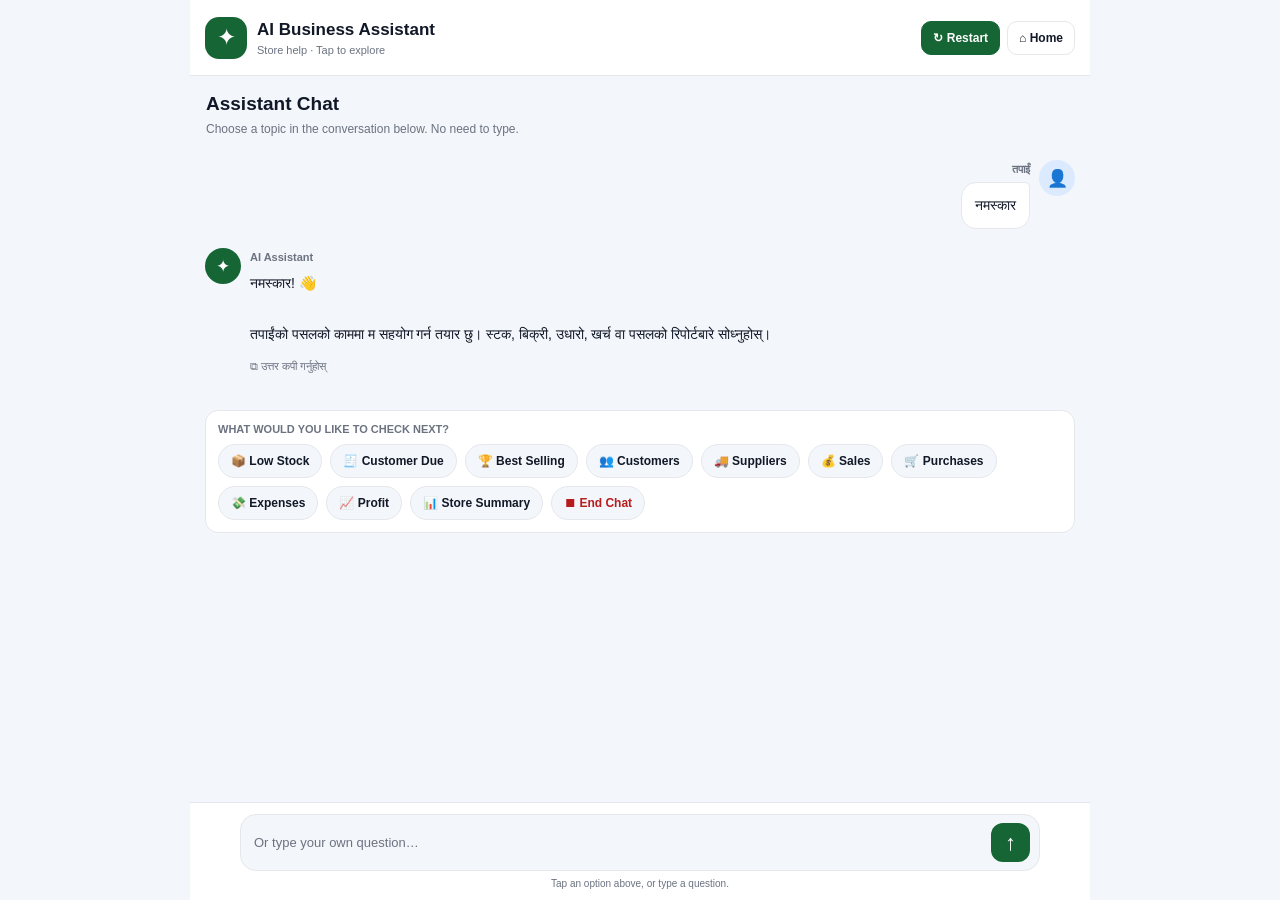
<file: ai.html>
<!DOCTYPE html>
<html lang="en">
<head>
  <meta charset="UTF-8">
  <meta name="viewport" content="width=device-width, initial-scale=1">
  <title>AI Business Assistant</title>
  <script src="appearance.js"></script>
  <link rel="stylesheet" href="style.css">
  <style>
    :root {
      --c-bg: var(--body-bg, #f3f6fa);
      --c-card: var(--card-bg, #fff);
      --c-text: var(--text-color, #172033);
      --c-muted: var(--muted-color, #737b8c);
      --c-border: var(--border-color, #dfe4ec);
      --c-accent: var(--accent-color, #166534);
    }
    * { box-sizing: border-box; }
    html, body {
      margin: 0; min-height: 100%; width: 100%;
      background: var(--c-bg) !important; color: var(--c-text);
      font-family: Arial, sans-serif; overflow-x: hidden;
    }
    button, textarea { font: inherit; }
    button { cursor: pointer; }
    .app {
      min-height: 100vh; max-width: 900px; margin: auto;
      display: flex; flex-direction: column; background: var(--c-bg);
    }
    .topbar {
      position: sticky; top: 0; z-index: 5;
      display: flex; align-items: center; justify-content: space-between;
      gap: 10px; padding: 12px 15px;
      background: var(--c-card); border-bottom: 1px solid var(--c-border);
    }
    .brand { display: flex; align-items: center; gap: 10px; min-width: 0; }
    .brand-icon {
      display: grid; place-items: center; width: 42px; height: 42px;
      flex-shrink: 0; border-radius: 14px; background: var(--c-accent);
      color: white; font-size: 23px;
    }
    .brand h1 { margin: 0; font-size: 17px; }
    .brand p { margin: 4px 0 0; color: var(--c-muted); font-size: 11px; }
    .top-actions { display: flex; gap: 7px; }
    .top-btn {
      padding: 9px 11px; border: 1px solid var(--c-border);
      border-radius: 10px; background: var(--c-card); color: var(--c-text);
      font-size: 12px; font-weight: bold; text-decoration: none;
    }
    .top-btn.primary { background: var(--c-accent); color: white; border-color: var(--c-accent); }

    .chat-intro { padding: 17px 16px 9px; }
    .chat-intro h2 { margin: 0 0 5px; font-size: 19px; }
    .chat-intro p { margin: 0; color: var(--c-muted); font-size: 12px; line-height: 1.6; }

    .chat-area { padding: 12px 15px 22px; flex: 1; }
    #messages { display: flex; flex-direction: column; gap: 19px; }
    .welcome { display: none !important; }

    .message { display: flex; align-items: flex-start; gap: 9px; min-width: 0; }
    .message.user { flex-direction: row-reverse; }
    .avatar {
      display: grid; place-items: center; flex: 0 0 36px;
      width: 36px; height: 36px; border-radius: 50%;
      background: var(--c-accent); color: white; font-size: 17px;
      overflow: hidden;
    }
    .avatar img { width: 100%; height: 100%; object-fit: cover; }
    .user .avatar { background: #dbeafe; color: #1d4ed8; }
    .message-body { max-width: min(88%, 690px); min-width: 0; }
    .message-name { margin: 3px 0 6px; color: var(--c-muted); font-size: 11px; font-weight: bold; }
    .user .message-name { text-align: right; }
    .bubble {
      color: var(--c-text); font-size: 14px; line-height: 1.8;
      white-space: pre-wrap; overflow-wrap: anywhere;
    }
    .user .bubble {
      padding: 10px 13px; border: 1px solid var(--c-border);
      border-radius: 15px 5px 15px 15px; background: var(--c-card);
    }
    .assistant .bubble { padding: 2px 0; }
    .message-tools { margin-top: 6px; }
    .small-btn { border: 0; background: transparent; color: var(--c-muted); font-size: 11px; padding: 5px 0; }

    .followup {
      margin-top: 13px; padding: 12px;
      border: 1px solid var(--c-border); border-radius: 13px;
      background: var(--c-card);
    }
    .followup-title {
      margin: 0 0 9px; color: var(--c-muted);
      font-size: 11px; font-weight: bold;
    }
    .followup-options { display: flex; flex-wrap: wrap; gap: 8px; }
    .choice {
      display: inline-flex; align-items: center; gap: 6px;
      padding: 9px 12px; border: 1px solid var(--c-border);
      border-radius: 22px; background: var(--c-bg);
      color: var(--c-text); font-size: 12px; font-weight: bold;
    }
    .choice:active { transform: scale(.97); }
    .choice.end { color: #b91c1c; }

    .typing { display: flex; gap: 5px; padding: 8px 0; }
    .typing span {
      width: 7px; height: 7px; border-radius: 50%;
      background: var(--c-muted); animation: bounce .7s infinite alternate;
    }
    .typing span:nth-child(2) { animation-delay: .2s; }
    .typing span:nth-child(3) { animation-delay: .4s; }
    @keyframes bounce { to { opacity: .35; transform: translateY(-4px); } }

    .composer-wrap {
      position: sticky; bottom: 0; z-index: 4;
      padding: 11px 13px; border-top: 1px solid var(--c-border);
      background: var(--c-card);
    }
    .composer {
      display: flex; align-items: flex-end; gap: 9px;
      max-width: 800px; margin: auto; padding: 8px 9px 8px 13px;
      border: 1px solid var(--c-border); border-radius: 16px;
      background: var(--c-bg);
    }
    #questionInput {
      flex: 1; min-width: 0; min-height: 35px; max-height: 110px;
      resize: none; border: 0; outline: 0; background: transparent;
      color: var(--c-text); padding: 8px 0; font-size: 13px;
    }
    .send-btn {
      width: 39px; height: 39px; flex: 0 0 39px; border: 0;
      border-radius: 12px; background: var(--c-accent);
      color: white; font-size: 22px;
    }
    .composer-hint { text-align: center; margin: 7px 0 0; color: var(--c-muted); font-size: 10px; }
    #statusText { display: none; color: var(--c-muted); font-size: 11px; padding: 0 4px 8px; }
    #statusText.show { display: block; }
    .ended-note {
      padding: 17px; margin: 10px 0; text-align: center;
      border: 1px solid var(--c-border); border-radius: 13px;
      background: var(--c-card); color: var(--c-muted); font-size: 13px;
    }
    @media (max-width: 500px) {
      .topbar { padding: 10px; }
      .brand-icon { width: 37px; height: 37px; }
      .brand h1 { font-size: 14px; }
      .brand p { font-size: 10px; }
      .top-btn { padding: 8px; font-size: 10px; }
      .chat-area { padding: 10px 11px 18px; }
      .chat-intro { padding: 14px 12px 8px; }
      .avatar { width: 31px; height: 31px; flex-basis: 31px; }
      .message-body { max-width: calc(100% - 40px); }
      .bubble { font-size: 13px; }
      .choice { padding: 8px 10px; font-size: 11px; }
    }
  </style>
</head>
<body>
<div class="app">
  <header class="topbar">
    <div class="brand">
      <div class="brand-icon">✦</div>
      <div>
        <h1>AI Business Assistant</h1>
        <p>Store help · Tap to explore</p>
      </div>
    </div>
    <div class="top-actions">
      <button class="top-btn primary" id="newChatBtn" type="button">↻ Restart</button>
      <a class="top-btn" href="index.html">⌂ Home</a>
    </div>
  </header>

  <section class="chat-intro">
    <h2>Assistant Chat</h2>
    <p>Choose a topic in the conversation below. No need to type.</p>
  </section>

  <main class="chat-area" id="chatArea">
    <div id="messages">
      <section class="welcome" id="welcome"></section>
    </div>
  </main>

  <footer class="composer-wrap" id="composerWrap">
    <div id="statusText">Preparing answer…</div>
    <form class="composer" id="questionForm">
      <textarea id="questionInput" rows="1" maxlength="2000"
        placeholder="Or type your own question…" aria-label="Type a question"></textarea>
      <button class="send-btn" id="sendBtn" type="submit" aria-label="Send">↑</button>
    </form>
    <p class="composer-hint">Tap an option above, or type a question.</p>
  </footer>
</div>

<script src="ai.js"></script>
<script>
(function () {
  "use strict";

  const messages = document.getElementById("messages");
  const form = document.getElementById("questionForm");
  const input = document.getElementById("questionInput");
  const newChatBtn = document.getElementById("newChatBtn");
  const composerWrap = document.getElementById("composerWrap");
  const chatArea = document.getElementById("chatArea");
  const historyKey = "gs_ai_chat_history";

  let ended = false;
  let lastAnsweredCount = 0;
  let chosenTopic = "";
  let observerLock = false;

  const topics = [
    { id: "stock", label: "📦 Low Stock", question: "अहिले कुन सामानको स्टक कम छ?" },
    { id: "due", label: "🧾 Customer Due", question: "कसकसको उधारो बाँकी छ?" },
    { id: "best", label: "🏆 Best Selling", question: "कुन सामान धेरै बिक्री भयो?" },
    { id: "customer", label: "👥 Customers", question: "ग्राहकको विवरण देखाउनुहोस्।" },
    { id: "supplier", label: "🚚 Suppliers", question: "सप्लायरको विवरण देखाउनुहोस्।" },
    { id: "sales", label: "💰 Sales", question: "आजको बिक्री कति भयो?" },
    { id: "purchase", label: "🛒 Purchases", question: "आजको खरिद कति भयो?" },
    { id: "expense", label: "💸 Expenses", question: "खर्चको विवरण देखाउनुहोस्।" },
    { id: "profit", label: "📈 Profit", question: "नाफा कसरी थाहा पाउने?" },
    { id: "summary", label: "📊 Store Summary", question: "मेरो पसलको छोटो रिपोर्ट दिनुहोस्।" }
  ];

  function scrollBottom() {
    setTimeout(() => window.scrollTo({ top: document.body.scrollHeight, behavior: "smooth" }), 60);
  }

  function makeFollowups(excludeId) {
    const old = document.getElementById("liveFollowups");
    if (old) old.remove();
    if (ended) return;

    const box = document.createElement("section");
    box.className = "followup";
    box.id = "liveFollowups";

    const title = document.createElement("p");
    title.className = "followup-title";
    title.textContent = "WHAT WOULD YOU LIKE TO CHECK NEXT?";
    box.appendChild(title);

    const options = document.createElement("div");
    options.className = "followup-options";

    topics.filter(t => t.id !== excludeId).forEach(topic => {
      const button = document.createElement("button");
      button.type = "button";
      button.className = "choice";
      button.textContent = topic.label;
      button.addEventListener("click", () => chooseTopic(topic));
      options.appendChild(button);
    });

    const endButton = document.createElement("button");
    endButton.type = "button";
    endButton.className = "choice end";
    endButton.textContent = "⏹ End Chat";
    endButton.addEventListener("click", endChat);
    options.appendChild(endButton);

    box.appendChild(options);
    messages.appendChild(box);
    scrollBottom();
  }

  function addUserPhoto() {
    messages.querySelectorAll(".message.user .avatar").forEach(avatar => {
      if (avatar.dataset.photoReady) return;
      avatar.dataset.photoReady = "1";
      avatar.textContent = "👤";
      avatar.title = "You";
      try {
        const settings = JSON.parse(localStorage.getItem("gs_settings") || "{}");
        const photo = settings.profilePhoto || settings.userPhoto || settings.avatar || settings.photo;
        if (typeof photo === "string" && photo.trim()) {
          const img = document.createElement("img");
          img.src = photo;
          img.alt = "Your profile";
          img.onerror = () => { img.remove(); avatar.textContent = "👤"; };
          avatar.textContent = "";
          avatar.appendChild(img);
        }
      } catch (_) {}
    });
  }

  function endChat() {
    ended = true;
    const old = document.getElementById("liveFollowups");
    if (old) old.remove();
    const note = document.createElement("div");
    note.className = "ended-note";
    note.textContent = "Chat ended. Tap “Restart” to begin a new conversation.";
    messages.appendChild(note);
    composerWrap.style.display = "none";
    scrollBottom();
  }

  function chooseTopic(topic) {
    if (ended) return;
    chosenTopic = topic.id;
    const old = document.getElementById("liveFollowups");
    if (old) old.remove();

    input.value = topic.question;
    form.requestSubmit();
  }

  // Listen for answers added by the existing ai.js.
  const observer = new MutationObserver(() => {
    if (observerLock || ended) return;
    addUserPhoto();

    const assistantMessages = messages.querySelectorAll(".message.assistant:not(#typingMessage)");
    const count = assistantMessages.length;
    if (count > lastAnsweredCount) {
      lastAnsweredCount = count;
      const selected = chosenTopic;
      chosenTopic = "";
      makeFollowups(selected);
    }
  });
  observer.observe(messages, { childList: true, subtree: true });

  // Keep the initial screen inside the chat: first greeting, then choices.
  window.addEventListener("load", () => {
    addUserPhoto();
    const existing = messages.querySelectorAll(".message.assistant:not(#typingMessage)").length;
    if (!existing) {
      chosenTopic = "";
      input.value = "नमस्कार";
      form.requestSubmit();
    } else {
      lastAnsweredCount = existing;
      makeFollowups("");
    }
  });

  // Remove any legacy static topic cards if an older copy of the page remains.
  document.querySelectorAll(".ai-options, .ai-section-title, .ai-welcome").forEach(el => el.remove());

  newChatBtn.addEventListener("click", () => {
    ended = false;
    chosenTopic = "";
    lastAnsweredCount = 0;
    composerWrap.style.display = "";
    const old = document.getElementById("liveFollowups");
    if (old) old.remove();
    messages.querySelectorAll(".message, .ended-note").forEach(el => el.remove());
    try { localStorage.removeItem(historyKey); } catch (_) {}
    input.value = "नमस्कार";
    form.requestSubmit();
  });

  // Stop old click handling from accidentally sending a duplicate topic.
  document.querySelectorAll("[data-question]").forEach(button => button.remove());
})();
</script>
</body>
</html>
</file>
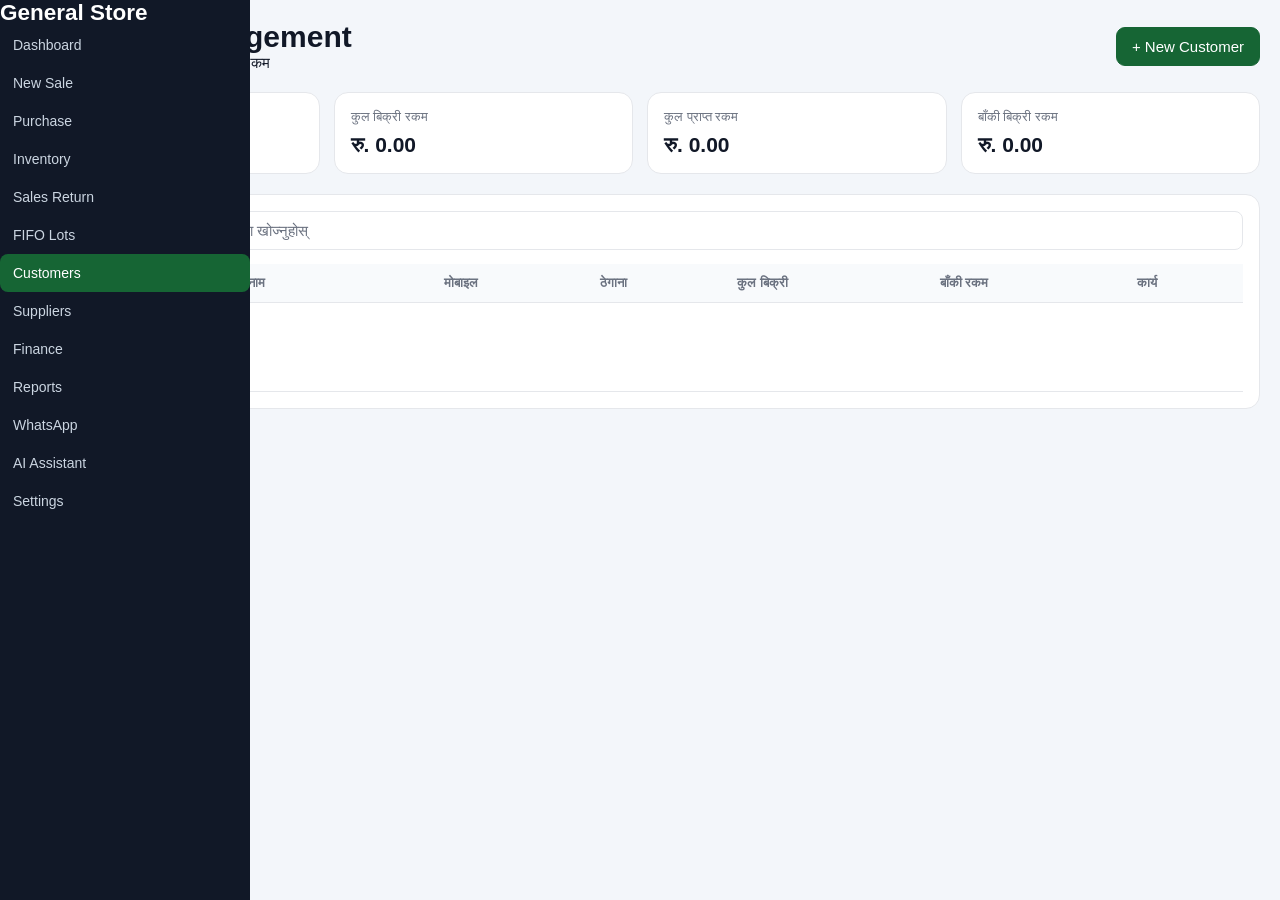
<file: customers.html>
<!DOCTYPE html>
<html lang="ne">
<head>
  <meta charset="UTF-8">
  <meta name="viewport" content="width=device-width, initial-scale=1.0">
  <title>Customers | General Store</title>
  <link rel="stylesheet" href="style.css">
  <script src="appearance.js"></script>

  <style>
    .customer-wrap{max-width:1400px;margin:auto;padding:20px;color:var(--text-color,inherit)}
    .customer-top{display:flex;justify-content:space-between;align-items:center;gap:12px;flex-wrap:wrap}
    .customer-stats{display:grid;grid-template-columns:repeat(4,minmax(0,1fr));gap:14px;margin:20px 0}
    .customer-stat,.customer-panel{background:var(--card-bg,#fff);border:1px solid var(--border-color,#e5e7eb);border-radius:14px;padding:16px;min-width:0;color:var(--text-color,inherit)}
    .customer-stat span{display:block;color:var(--muted-color,#6b7280);font-size:13px}
    .customer-stat strong{display:block;font-size:21px;margin-top:8px;overflow-wrap:anywhere}
    .customer-toolbar{display:flex;gap:10px;margin-bottom:14px}
    .customer-toolbar input{flex:1;min-width:0;width:100%;box-sizing:border-box;padding:10px 12px;border:1px solid var(--border-color,#d1d5db);border-radius:8px;background:var(--input-bg,transparent);color:inherit;font:inherit}
    .customer-table-wrap{overflow-x:auto}
    .customer-table{width:100%;border-collapse:collapse;min-width:850px}
    .customer-table th,.customer-table td{padding:11px;border-bottom:1px solid var(--border-color,#e5e7eb);text-align:left;vertical-align:middle}
    .customer-table th{font-size:13px;color:var(--muted-color,#6b7280);white-space:nowrap}
    .customer-table tbody tr:hover{background:var(--hover-bg,#f9fafb)}
    .customer-btn{padding:10px 15px;border:1px solid var(--border-color,#d1d5db);border-radius:9px;cursor:pointer;background:transparent;color:inherit;font:inherit}
    .customer-btn.primary{background:var(--accent-color,#166534);color:#fff;border-color:var(--accent-color,#166534)}
    .customer-btn.danger{color:#b91c1c}
    .customer-btn.small{padding:7px 10px;font-size:12px}
    .customer-actions{display:flex;gap:6px;flex-wrap:wrap}
    .customer-empty{text-align:center;padding:35px!important;color:var(--muted-color,#6b7280)}
    .customer-error{display:none;background:#fef2f2;border:1px solid #fecaca;color:#991b1b;border-radius:10px;padding:12px;margin-bottom:14px;overflow-wrap:anywhere}
    .customer-modal{display:none;position:fixed;inset:0;z-index:99999;background:#0008;overflow-y:auto;padding:20px;box-sizing:border-box}
    .customer-modal.show{display:block!important}
    .customer-dialog{background:var(--card-bg,#fff);color:var(--text-color,inherit);border:1px solid var(--border-color,#e5e7eb);width:min(900px,100%);margin:20px auto;border-radius:16px;padding:22px;box-sizing:border-box;box-shadow:0 15px 50px #0003}
    .customer-dialog-head{display:flex;justify-content:space-between;align-items:center;gap:12px;margin-bottom:18px}
    .customer-dialog-head h2{margin:0 0 6px}
    .customer-dialog-head p{margin:0;color:var(--muted-color,#6b7280);font-size:13px}
    .customer-grid{display:grid;grid-template-columns:repeat(2,minmax(0,1fr));gap:14px}
    .customer-field{display:flex;flex-direction:column;gap:6px;min-width:0}
    .customer-field.full{grid-column:1/-1}
    .customer-field label{font-size:13px;font-weight:600}
    .customer-field input,.customer-field textarea{width:100%;box-sizing:border-box;padding:10px 12px;border:1px solid var(--border-color,#d1d5db);border-radius:8px;background:var(--input-bg,transparent);color:inherit;font:inherit}
    .customer-field input:focus,.customer-field textarea:focus,.customer-toolbar input:focus{outline:none;border-color:var(--accent-color,#166534);box-shadow:0 0 0 3px #16653418}
    .customer-field textarea{resize:vertical;min-height:85px}
    .customer-info{background:var(--hover-bg,#f9fafb);border:1px solid var(--border-color,#e5e7eb);border-radius:10px;padding:13px;margin-top:18px}
    .customer-info p{margin:6px 0 0;font-size:13px;color:var(--muted-color,#6b7280)}
    .customer-form-actions{display:flex;justify-content:flex-end;gap:10px;flex-wrap:wrap;margin-top:22px;padding-top:18px;border-top:1px solid var(--border-color,#e5e7eb)}
    @media(max-width:800px){
      .customer-stats{grid-template-columns:repeat(2,minmax(0,1fr))}
      .customer-wrap{padding:12px}
      .customer-dialog{padding:15px;margin:5px auto}
    }
    @media(max-width:520px){
      .customer-grid{grid-template-columns:1fr}
      .customer-field.full{grid-column:auto}
      .customer-modal{padding:8px}
      .customer-stat strong{font-size:17px}
      .customer-top h1{font-size:23px}
      .customer-form-actions .customer-btn{flex:1}
    }
  </style>
</head>

<body>
  <aside class="sidebar">
    <h2>General Store</h2>
    <nav>
      <a class="menu-item" href="index.html">Dashboard</a>
      <a class="menu-item" href="sale.html">New Sale</a>
      <a class="menu-item" href="purchase.html">Purchase</a>
      <a class="menu-item" href="inventory.html">Inventory</a>
      <a class="menu-item" href="sales-return.html">Sales Return</a>
      <a class="menu-item" href="stock-lots.html">FIFO Lots</a>
      <a class="menu-item active" href="customers.html">Customers</a>
      <a class="menu-item" href="suppliers.html">Suppliers</a>
      <a class="menu-item" href="finance.html">Finance</a>
      <a class="menu-item" href="reports.html">Reports</a>
      <a class="menu-item" href="whatsapp.html">WhatsApp</a>
      <a class="menu-item" href="ai.html">AI Assistant</a>
      <a class="menu-item" href="settings.html">Settings</a>
    </nav>
  </aside>

  <main class="customer-wrap">
    <header class="customer-top">
      <div>
        <h1>Customer Management</h1>
        <p>ग्राहक विवरण, बिक्री, प्राप्त रकम र बाँकी रकम</p>
      </div>
      <button id="newCustomerBtn" class="customer-btn primary" type="button">
        + New Customer
      </button>
    </header>

    <section class="customer-stats">
      <article class="customer-stat">
        <span>कुल ग्राहक</span>
        <strong id="totalCustomers">0</strong>
      </article>
      <article class="customer-stat">
        <span>कुल बिक्री रकम</span>
        <strong id="customerSalesTotal">रु. 0.00</strong>
      </article>
      <article class="customer-stat">
        <span>कुल प्राप्त रकम</span>
        <strong id="customerPaidTotal">रु. 0.00</strong>
      </article>
      <article class="customer-stat">
        <span>बाँकी बिक्री रकम</span>
        <strong id="customerBalanceTotal">रु. 0.00</strong>
      </article>
    </section>

    <section class="customer-panel">
      <div class="customer-toolbar">
        <input
          id="customerSearch"
          type="search"
          placeholder="ग्राहकको नाम, मोबाइल, इमेल वा ठेगाना खोज्नुहोस्"
          autocomplete="off"
          aria-label="ग्राहक खोज्नुहोस्"
        >
      </div>

      <div class="customer-table-wrap">
        <table class="customer-table">
          <thead>
            <tr>
              <th>क्र.सं.</th>
              <th>ग्राहकको नाम</th>
              <th>मोबाइल</th>
              <th>ठेगाना</th>
              <th>कुल बिक्री</th>
              <th>बाँकी रकम</th>
              <th>कार्य</th>
            </tr>
          </thead>
          <tbody id="customersTableBody">
            <tr>
              <td colspan="7" class="customer-empty">ग्राहक विवरण लोड हुँदैछ...</td>
            </tr>
          </tbody>
        </table>
      </div>
    </section>
  </main>

  <div class="customer-modal" id="customerFormCard" aria-hidden="true">
    <section class="customer-dialog" role="dialog" aria-modal="true" aria-labelledby="customerFormTitle">
      <div class="customer-dialog-head">
        <div>
          <h2 id="customerFormTitle">नयाँ ग्राहक विवरण</h2>
          <p>ग्राहकको विवरण भर्नुहोस्। (*) भएका विवरण आवश्यक छन्।</p>
        </div>
        <button type="button" id="closeCustomerModal" class="customer-btn" aria-label="Close modal">
          ✕
        </button>
      </div>

      <div id="customerError" class="customer-error" role="alert"></div>

      <form id="customerForm">
        <input type="hidden" id="customerId">

        <div class="customer-grid">
          <div class="customer-field">
            <label for="customerName">ग्राहकको नाम *</label>
            <input id="customerName" type="text" maxlength="120" required>
          </div>

          <div class="customer-field">
            <label for="customerPhone">मोबाइल नम्बर</label>
            <input id="customerPhone" type="tel" maxlength="30">
          </div>

          <div class="customer-field">
            <label for="customerEmail">इमेल</label>
            <input id="customerEmail" type="email" maxlength="150">
          </div>

          <div class="customer-field">
            <label for="customerOpeningBalance">सुरुको बाँकी रकम</label>
            <input id="customerOpeningBalance" type="number" min="0" step="0.01" value="0">
          </div>

          <div class="customer-field full">
            <label for="customerAddress">ठेगाना</label>
            <input id="customerAddress" type="text" maxlength="250">
          </div>

          <div class="customer-field full">
            <label for="customerNote">टिप्पणी</label>
            <textarea id="customerNote" rows="3" maxlength="500"></textarea>
          </div>
        </div>

        <div class="customer-info">
          <strong>ध्यान दिनुहोस्</strong>
          <p>ग्राहकको विवरण सुरक्षित हुनेछ। बिक्री इतिहास भएको ग्राहकलाई हटाउन दिइने छैन।</p>
        </div>

        <div class="customer-form-actions">
          <button type="button" id="cancelCustomerBtn" class="customer-btn">Cancel</button>
          <button type="reset" class="customer-btn">Clear</button>
          <button type="submit" class="customer-btn primary">Save Customer</button>
        </div>
      </form>
    </section>
  </div>

  <script>
    (function () {
      const $ = id => document.getElementById(id);
      let previousFocus = null;

      window.openNewCustomerPopup = function () {
        const form = $("customerForm");
        const modal = $("customerFormCard");

        form.reset();
        $("customerId").value = "";
        $("customerOpeningBalance").value = "0";
        $("customerFormTitle").textContent = "नयाँ ग्राहक विवरण";
        $("customerError").style.display = "none";

        previousFocus = document.activeElement;
        modal.classList.add("show");
        modal.setAttribute("aria-hidden", "false");
        document.body.style.overflow = "hidden";
        $("customerName").focus();
      };

      window.closeCustomerPopup = function () {
        const modal = $("customerFormCard");
        modal.classList.remove("show");
        modal.setAttribute("aria-hidden", "true");
        document.body.style.removeProperty("overflow");

        if (previousFocus && typeof previousFocus.focus === "function") {
          previousFocus.focus();
        }
      };

      $("newCustomerBtn").addEventListener("click", window.openNewCustomerPopup);
      $("closeCustomerModal").addEventListener("click", window.closeCustomerPopup);
      $("cancelCustomerBtn").addEventListener("click", window.closeCustomerPopup);

      $("customerFormCard").addEventListener("click", function (event) {
        if (event.target === this) window.closeCustomerPopup();
      });

      document.addEventListener("keydown", function (event) {
        if (event.key === "Escape" && $("customerFormCard").classList.contains("show")) {
          window.closeCustomerPopup();
        }
      });
    })();
  </script>

  <script src="customers.js"></script>
</body>
</html>
</file>
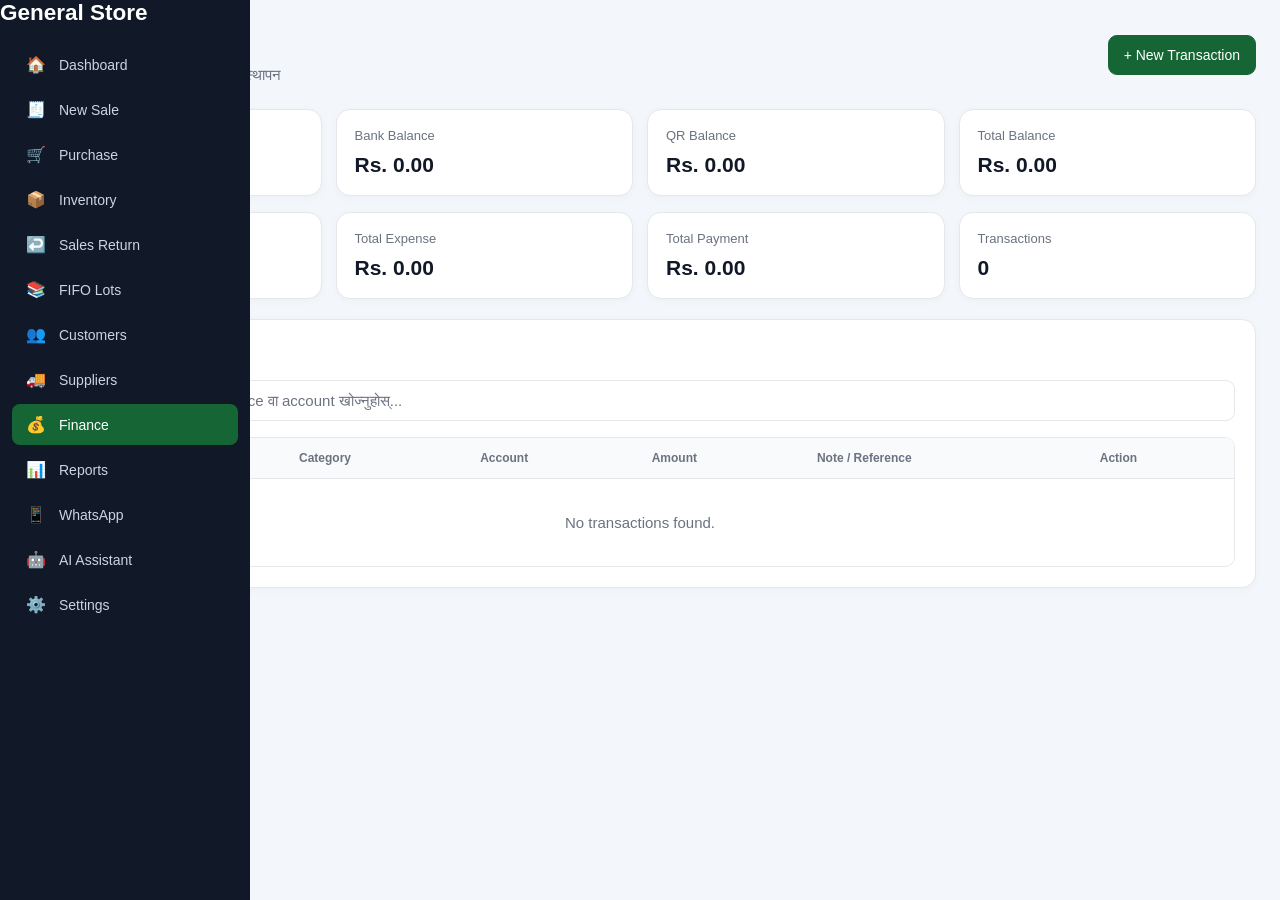
<file: finance.html>
<!DOCTYPE html>
<html lang="en">
<head>
    <meta charset="UTF-8">
    <meta name="viewport" content="width=device-width, initial-scale=1.0">
    <title>Finance | General Store</title>

    <link rel="stylesheet" href="style.css">
    <script src="appearance.js"></script>

    <style>
        :root {
            --finance-accent: var(--accent-color, #166534);
            --finance-bg: var(--body-bg, #f3f6fa);
            --finance-card: var(--card-bg, #ffffff);
            --finance-text: var(--text-color, #111827);
            --finance-muted: var(--muted-color, #6b7280);
            --finance-border: var(--border-color, #e5e7eb);
            --finance-hover: var(--hover-bg, #f1f5f9);
        }

        * {
            box-sizing: border-box;
        }

        body {
            margin: 0;
            background: var(--finance-bg);
            color: var(--finance-text);
            font-family: var(--font-family, Arial, sans-serif);
        }

        .finance-wrap {
            width: 100%;
            max-width: 1400px;
            margin: 0 auto;
            padding: 24px;
        }

        .finance-top {
            display: flex;
            justify-content: space-between;
            align-items: center;
            gap: 16px;
            flex-wrap: wrap;
            margin-bottom: 22px;
        }

        .finance-top h1 {
            margin: 0 0 8px;
            font-size: 28px;
        }

        .finance-top p {
            margin: 0;
            color: var(--finance-muted);
            line-height: 1.5;
        }

        .finance-stats {
            display: grid;
            grid-template-columns: repeat(4, minmax(0, 1fr));
            gap: 14px;
            margin-bottom: 16px;
        }

        .finance-stat,
        .finance-panel {
            min-width: 0;
            background: var(--finance-card);
            color: var(--finance-text);
            border: 1px solid var(--finance-border);
            border-radius: 14px;
            box-shadow: 0 2px 8px #00000008;
        }

        .finance-stat {
            padding: 18px;
        }

        .finance-stat span {
            display: block;
            color: var(--finance-muted);
            font-size: 13px;
        }

        .finance-stat strong {
            display: block;
            margin-top: 10px;
            font-size: 21px;
            overflow-wrap: anywhere;
        }

        .finance-panel {
            margin-top: 20px;
            padding: 20px;
        }

        .finance-panel h2 {
            margin: 0 0 18px;
            font-size: 19px;
        }

        .finance-toolbar {
            margin-bottom: 16px;
        }

        .finance-toolbar input,
        .finance-field input,
        .finance-field select,
        .finance-field textarea {
            display: block;
            width: 100%;
            max-width: 100%;
            padding: 11px 12px;
            border: 1px solid var(--finance-border);
            border-radius: 9px;
            background: var(--input-bg, var(--finance-card));
            color: var(--finance-text);
            font: inherit;
        }

        .finance-toolbar input:focus,
        .finance-field input:focus,
        .finance-field select:focus,
        .finance-field textarea:focus {
            outline: none;
            border-color: var(--finance-accent);
            box-shadow: 0 0 0 3px color-mix(in srgb, var(--finance-accent) 16%, transparent);
        }

        .finance-field select option {
            background: var(--finance-card);
            color: var(--finance-text);
        }

        .finance-table-wrap {
            width: 100%;
            overflow-x: auto;
            border: 1px solid var(--finance-border);
            border-radius: 10px;
        }

        .finance-table {
            width: 100%;
            min-width: 850px;
            border-collapse: collapse;
            background: var(--finance-card);
            color: var(--finance-text);
        }

        .finance-table th,
        .finance-table td {
            padding: 13px 12px;
            text-align: left;
            vertical-align: middle;
            border-bottom: 1px solid var(--finance-border);
        }

        .finance-table th {
            background: var(--table-header-bg, #f8fafc);
            color: var(--finance-muted);
            font-size: 12px;
            white-space: nowrap;
        }

        .finance-table tbody tr:last-child td {
            border-bottom: 0;
        }

        .finance-table tbody tr:hover {
            background: var(--finance-hover);
        }

        .finance-table td {
            overflow-wrap: anywhere;
        }

        .finance-btn {
            display: inline-flex;
            align-items: center;
            justify-content: center;
            gap: 6px;
            min-height: 40px;
            padding: 10px 15px;
            border: 1px solid var(--finance-border);
            border-radius: 9px;
            background: transparent;
            color: var(--finance-text);
            font: inherit;
            font-size: 14px;
            cursor: pointer;
            text-decoration: none;
            transition: filter .15s ease, background .15s ease;
        }

        .finance-btn:hover {
            background: var(--finance-hover);
        }

        .finance-btn.primary {
            background: var(--finance-accent);
            color: #fff;
            border-color: var(--finance-accent);
        }

        .finance-btn.primary:hover {
            filter: brightness(.92);
        }

        .finance-btn.danger {
            color: #dc2626;
        }

        .finance-btn:focus-visible {
            outline: 3px solid var(--finance-accent);
            outline-offset: 2px;
        }

        .finance-type {
            display: inline-block;
            padding: 5px 9px;
            border-radius: 7px;
            font-size: 12px;
            font-weight: 700;
            white-space: nowrap;
        }

        .finance-type.income {
            background: #dcfce7;
            color: #166534;
        }

        .finance-type.expense {
            background: #fee2e2;
            color: #b91c1c;
        }

        .finance-type.payment {
            background: #fef3c7;
            color: #92400e;
        }

        .finance-positive {
            color: #16a34a;
        }

        .finance-negative {
            color: #dc2626;
        }

        .finance-empty {
            padding: 35px !important;
            text-align: center !important;
            color: var(--finance-muted);
        }

        .finance-message {
            display: none;
            padding: 12px 14px;
            margin-bottom: 14px;
            border: 1px solid var(--finance-border);
            border-radius: 9px;
            font-size: 14px;
        }

        .finance-message.show {
            display: block;
        }

        .finance-message.error {
            background: #fef2f2;
            color: #b91c1c;
            border-color: #fecaca;
        }

        .finance-message.success {
            background: #f0fdf4;
            color: #166534;
            border-color: #bbf7d0;
        }

        .finance-modal {
            display: none;
            position: fixed;
            inset: 0;
            z-index: 9999;
            overflow-y: auto;
            padding: 20px;
            background: #0008;
        }

        .finance-modal.show {
            display: block;
        }

        .finance-dialog {
            width: min(760px, 100%);
            margin: 20px auto;
            padding: 24px;
            border: 1px solid var(--finance-border);
            border-radius: 16px;
            background: var(--finance-card);
            color: var(--finance-text);
            box-shadow: 0 20px 60px #0003;
        }

        .finance-dialog-head {
            display: flex;
            justify-content: space-between;
            align-items: flex-start;
            gap: 14px;
            margin-bottom: 22px;
        }

        .finance-dialog-head h2 {
            margin: 0 0 7px;
        }

        .finance-dialog-head p {
            margin: 0;
            color: var(--finance-muted);
            font-size: 13px;
            line-height: 1.5;
        }

        .finance-grid {
            display: grid;
            grid-template-columns: repeat(2, minmax(0, 1fr));
            gap: 16px;
        }

        .finance-field {
            display: flex;
            flex-direction: column;
            gap: 7px;
            min-width: 0;
        }

        .finance-field label {
            font-size: 13px;
            font-weight: 600;
        }

        .finance-field textarea {
            resize: vertical;
        }

        .finance-full {
            grid-column: 1 / -1;
        }

        .finance-actions {
            display: flex;
            justify-content: flex-end;
            flex-wrap: wrap;
            gap: 10px;
            margin-top: 22px;
        }

        body.finance-modal-open {
            overflow: hidden;
        }

        html[data-theme="dark"] .finance-message.error {
            background: #451a1a;
            color: #fecaca;
            border-color: #7f1d1d;
        }

        html[data-theme="dark"] .finance-message.success {
            background: #142e21;
            color: #bbf7d0;
            border-color: #166534;
        }

        html[data-theme="dark"] .finance-type.income {
            background: #14532d;
            color: #dcfce7;
        }

        html[data-theme="dark"] .finance-type.expense {
            background: #7f1d1d;
            color: #fee2e2;
        }

        html[data-theme="dark"] .finance-type.payment {
            background: #78350f;
            color: #fef3c7;
        }

        @media (max-width: 900px) {
            .finance-wrap {
                padding: 16px;
            }

            .finance-stats {
                grid-template-columns: repeat(2, minmax(0, 1fr));
            }
        }

        @media (max-width: 600px) {
            .finance-wrap {
                padding: 12px;
            }

            .finance-top h1 {
                font-size: 23px;
            }

            .finance-top > button {
                width: 100%;
            }

            .finance-panel {
                padding: 13px;
            }

            .finance-stat {
                padding: 13px;
            }

            .finance-stat strong {
                font-size: 17px;
            }

            .finance-dialog {
                padding: 16px;
                margin: 4px auto;
            }

            .finance-modal {
                padding: 8px;
            }

            .finance-grid {
                grid-template-columns: minmax(0, 1fr);
            }

            .finance-full {
                grid-column: auto;
            }

            .finance-actions {
                display: grid;
                grid-template-columns: repeat(2, minmax(0, 1fr));
            }

            .finance-actions .primary {
                grid-column: 1 / -1;
            }

            .finance-actions .finance-btn {
                width: 100%;
            }
        }

        @media (max-width: 380px) {
            .finance-stats {
                grid-template-columns: minmax(0, 1fr);
            }
        }
    </style>
</head>

<body>
<div class="app">
    <aside class="sidebar">
        <div class="sidebar-header">
            <h2>General Store</h2>
        </div>

        <nav class="sidebar-menu">
            <a href="index.html" class="menu-item"><span class="menu-icon">🏠</span><span>Dashboard</span></a>
            <a href="sale.html" class="menu-item"><span class="menu-icon">🧾</span><span>New Sale</span></a>
            <a href="purchase.html" class="menu-item"><span class="menu-icon">🛒</span><span>Purchase</span></a>
            <a href="inventory.html" class="menu-item"><span class="menu-icon">📦</span><span>Inventory</span></a>
            <a href="sales-return.html" class="menu-item"><span class="menu-icon">↩️</span><span>Sales Return</span></a>
            <a href="stock-lots.html" class="menu-item"><span class="menu-icon">📚</span><span>FIFO Lots</span></a>
            <a href="customers.html" class="menu-item"><span class="menu-icon">👥</span><span>Customers</span></a>
            <a href="suppliers.html" class="menu-item"><span class="menu-icon">🚚</span><span>Suppliers</span></a>
            <a href="finance.html" class="menu-item active"><span class="menu-icon">💰</span><span>Finance</span></a>
            <a href="reports.html" class="menu-item"><span class="menu-icon">📊</span><span>Reports</span></a>
            <a href="whatsapp.html" class="menu-item"><span class="menu-icon">📱</span><span>WhatsApp</span></a>
            <a href="ai.html" class="menu-item"><span class="menu-icon">🤖</span><span>AI Assistant</span></a>
            <a href="settings.html" class="menu-item"><span class="menu-icon">⚙️</span><span>Settings</span></a>
        </nav>
    </aside>

    <main class="main-content finance-wrap">
        <header class="finance-top">
            <div>
                <h1>Finance</h1>
                <p>Cash, bank, QR र वित्तीय कारोबार व्यवस्थापन</p>
            </div>

            <button type="button" id="newFinanceBtn" class="finance-btn primary">
                + New Transaction
            </button>
        </header>

        <section class="finance-stats">
            <div class="finance-stat">
                <span>Cash Balance</span>
                <strong id="cashBalance">Rs. 0.00</strong>
            </div>
            <div class="finance-stat">
                <span>Bank Balance</span>
                <strong id="bankBalance">Rs. 0.00</strong>
            </div>
            <div class="finance-stat">
                <span>QR Balance</span>
                <strong id="qrBalance">Rs. 0.00</strong>
            </div>
            <div class="finance-stat">
                <span>Total Balance</span>
                <strong id="totalBalance">Rs. 0.00</strong>
            </div>
        </section>

        <section class="finance-stats">
            <div class="finance-stat">
                <span>Total Income</span>
                <strong id="totalIncome">Rs. 0.00</strong>
            </div>
            <div class="finance-stat">
                <span>Total Expense</span>
                <strong id="totalExpense">Rs. 0.00</strong>
            </div>
            <div class="finance-stat">
                <span>Total Payment</span>
                <strong id="totalPayment">Rs. 0.00</strong>
            </div>
            <div class="finance-stat">
                <span>Transactions</span>
                <strong id="totalTransactions">0</strong>
            </div>
        </section>

        <section class="finance-panel">
            <h2>Finance History</h2>

            <div id="financeMessage" class="finance-message" role="status" aria-live="polite"></div>

            <div class="finance-toolbar">
                <input
                    type="search"
                    id="financeSearch"
                    placeholder="Date, category, note, reference वा account खोज्नुहोस्..."
                    aria-label="Search finance transactions">
            </div>

            <div class="finance-table-wrap">
                <table class="finance-table">
                    <thead>
                        <tr>
                            <th>Date</th>
                            <th>Type</th>
                            <th>Category</th>
                            <th>Account</th>
                            <th>Amount</th>
                            <th>Note / Reference</th>
                            <th>Action</th>
                        </tr>
                    </thead>
                    <tbody id="financeTableBody">
                        <tr>
                            <td colspan="7" class="finance-empty">No transactions found.</td>
                        </tr>
                    </tbody>
                </table>
            </div>
        </section>
    </main>
</div>

<div id="financeModal" class="finance-modal" aria-hidden="true">
    <section
        class="finance-dialog"
        role="dialog"
        aria-modal="true"
        aria-labelledby="financeModalTitle"
        aria-describedby="financeModalDescription">

        <div class="finance-dialog-head">
            <div>
                <h2 id="financeModalTitle">New Transaction</h2>
                <p id="financeModalDescription">कारोबार र भुक्तानीको विवरण राख्नुहोस्।</p>
            </div>

            <button
                type="button"
                id="closeFinanceModal"
                class="finance-btn"
                aria-label="Close transaction form">✕</button>
        </div>

        <div id="financeFormMessage" class="finance-message" role="alert" aria-live="assertive"></div>

        <form id="financeForm">
            <input type="hidden" id="financeId">

            <div class="finance-grid">
                <div class="finance-field">
                    <label for="financeDate">Date *</label>
                    <input type="date" id="financeDate" required>
                </div>

                <div class="finance-field">
                    <label for="financeType">Transaction Type *</label>
                    <select id="financeType" required>
                        <option value="INCOME">Income</option>
                        <option value="EXPENSE">Expense</option>
                        <option value="PAYMENT">Payment</option>
                    </select>
                </div>

                <div class="finance-field">
                    <label for="financeCategory">Category *</label>
                    <select id="financeCategory" required>
                        <option value="SALES">Sales</option>
                        <option value="CUSTOMER_COLLECTION">Customer Collection</option>
                        <option value="OTHER_INCOME">Other Income</option>
                        <option value="PURCHASE_PAYMENT">Purchase Payment</option>
                        <option value="SUPPLIER_PAYMENT">Supplier Payment</option>
                        <option value="EXPENSE">Expense</option>
                        <option value="WITHDRAWAL">Cash Withdrawal</option>
                        <option value="OTHER">Other</option>
                    </select>
                </div>

                <div class="finance-field">
                    <label for="financeAccount">Account *</label>
                    <select id="financeAccount" required>
                        <option value="CASH">Cash</option>
                        <option value="BANK">Bank</option>
                        <option value="QR">QR</option>
                    </select>
                </div>

                <div class="finance-field finance-full">
                    <label for="financeAmount">Amount (Rs.) *</label>
                    <input
                        type="number"
                        id="financeAmount"
                        min="0.01"
                        step="0.01"
                        required
                        placeholder="0.00"
                        inputmode="decimal">
                </div>

                <div class="finance-field finance-full">
                    <label for="financeReference">Reference / Bill Number</label>
                    <input
                        type="text"
                        id="financeReference"
                        maxlength="100"
                        placeholder="Optional reference or bill number">
                </div>

                <div class="finance-field finance-full">
                    <label for="financeNote">Note</label>
                    <textarea
                        id="financeNote"
                        rows="3"
                        maxlength="500"
                        placeholder="वैकल्पिक टिप्पणी"></textarea>
                </div>
            </div>

            <div class="finance-actions">
                <button type="button" id="cancelFinanceBtn" class="finance-btn">Cancel</button>
                <button type="reset" id="clearFinanceBtn" class="finance-btn">Clear</button>
                <button type="submit" id="saveFinanceBtn" class="finance-btn primary">Save Transaction</button>
            </div>
        </form>
    </section>
</div>

<script src="script.js"></script>
<script src="finance.js"></script>
</body>
</html>
</file>
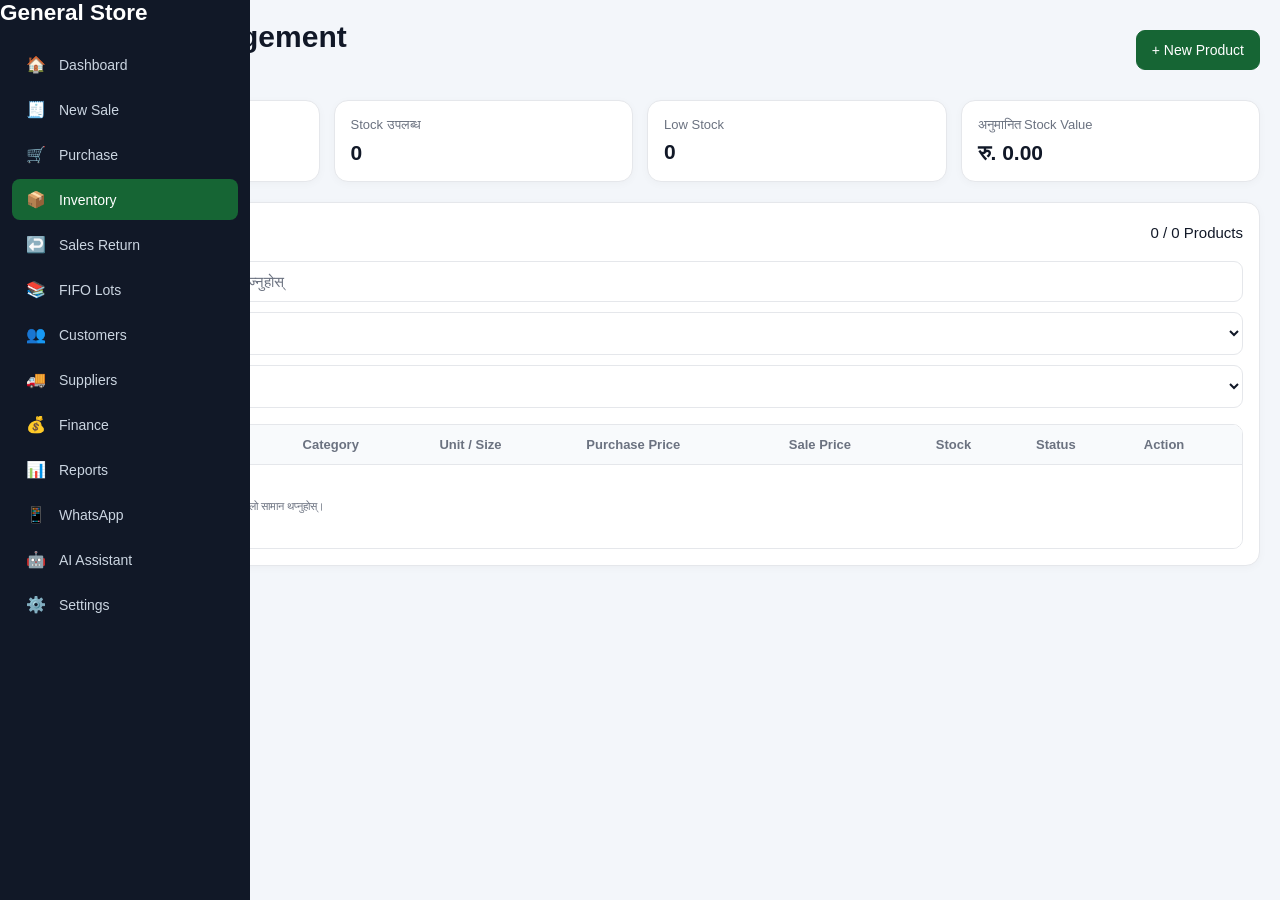
<file: inventory.html>
<!DOCTYPE html>
<html lang="ne">
<head>
  <meta charset="UTF-8">
  <meta name="viewport" content="width=device-width, initial-scale=1.0">
  <title>Inventory Management | General Store</title>
  <link rel="stylesheet" href="style.css">
  <script src="appearance.js"></script>

  <style>
    :root {
      --inv-accent: var(--accent-color, #166534);
      --inv-bg: var(--body-bg, #f3f6fa);
      --inv-card: var(--card-bg, #fff);
      --inv-text: var(--text-color, #111827);
      --inv-muted: var(--muted-color, #6b7280);
      --inv-border: var(--border-color, #e5e7eb);
      --inv-hover: var(--hover-bg, #f8fafc);
    }

    * { box-sizing: border-box; }

    body {
      margin: 0;
      background: var(--inv-bg);
      color: var(--inv-text);
      font-family: var(--font-family, Arial, sans-serif);
    }

    .inventory-wrap {
      max-width: 1400px;
      margin: auto;
      padding: 20px;
    }

    .inventory-top {
      display: flex;
      justify-content: space-between;
      align-items: center;
      gap: 12px;
      flex-wrap: wrap;
    }

    .inventory-top h1 { margin: 0 0 8px; }
    .inventory-top p { margin: 0; color: var(--inv-muted); }

    .inventory-stats {
      display: grid;
      grid-template-columns: repeat(4, minmax(0, 1fr));
      gap: 14px;
      margin: 20px 0;
    }

    .inventory-stat,
    .inventory-panel {
      min-width: 0;
      background: var(--inv-card);
      border: 1px solid var(--inv-border);
      border-radius: 14px;
      padding: 16px;
      color: var(--inv-text);
      box-shadow: 0 2px 8px #00000008;
    }

    .inventory-stat span {
      display: block;
      color: var(--inv-muted);
      font-size: 13px;
    }

    .inventory-stat strong {
      display: block;
      font-size: 21px;
      margin-top: 8px;
      overflow-wrap: anywhere;
    }

    .inventory-toolbar {
      display: flex;
      gap: 10px;
      margin: 16px 0;
      flex-wrap: wrap;
    }

    .inventory-toolbar input { flex: 1; min-width: 180px; }
    .inventory-toolbar select { min-width: 145px; }

    .inventory-toolbar input,
    .inventory-toolbar select,
    .inventory-field input:not([type="checkbox"]),
    .inventory-field select {
      width: 100%;
      max-width: 100%;
      padding: 11px 12px;
      border: 1px solid var(--inv-border);
      border-radius: 9px;
      background: var(--input-bg, var(--inv-card));
      color: var(--inv-text);
      font: inherit;
    }

    .inventory-toolbar input::placeholder,
    .inventory-field input::placeholder {
      color: var(--inv-muted);
      opacity: 1;
    }

    .inventory-toolbar select option,
    .inventory-field select option {
      background: var(--inv-card);
      color: var(--inv-text);
    }

    .inventory-toolbar input:focus,
    .inventory-toolbar select:focus,
    .inventory-field input:focus,
    .inventory-field select:focus {
      outline: 2px solid var(--inv-accent);
      outline-offset: 1px;
    }

    .inventory-table-wrap {
      width: 100%;
      overflow-x: auto;
      border: 1px solid var(--inv-border);
      border-radius: 10px;
    }

    .inventory-table {
      width: 100%;
      border-collapse: collapse;
      min-width: 850px;
      color: var(--inv-text);
      background: var(--inv-card);
    }

    .inventory-table th,
    .inventory-table td {
      padding: 12px 11px;
      border-bottom: 1px solid var(--inv-border);
      text-align: left;
      vertical-align: middle;
    }

    .inventory-table th {
      background: var(--table-header-bg, var(--inv-hover));
      font-size: 13px;
      color: var(--inv-muted);
      white-space: nowrap;
    }

    .inventory-table tbody tr:last-child td { border-bottom: 0; }
    .inventory-table tbody tr:hover { background: var(--inv-hover); }

    .inventory-product-name {
      font-weight: 600;
      overflow-wrap: anywhere;
    }

    .inventory-subtext {
      font-size: 12px;
      color: var(--inv-muted);
      margin-top: 4px;
    }

    .inventory-status {
      display: inline-block;
      padding: 5px 9px;
      border-radius: 20px;
      font-size: 12px;
      font-weight: 600;
      white-space: nowrap;
    }

    .inventory-status.in { background: #dcfce7; color: #166534; }
    .inventory-status.low { background: #ffedd5; color: #9a3412; }
    .inventory-status.out { background: #fee2e2; color: #991b1b; }

    .inventory-modal {
      display: none;
      position: fixed;
      inset: 0;
      z-index: 1000;
      background: #0008;
      overflow: auto;
      padding: 20px;
    }

    .inventory-modal.show { display: block; }

    .inventory-dialog {
      width: min(850px, 100%);
      margin: 20px auto;
      padding: 22px;
      border: 1px solid var(--inv-border);
      border-radius: 16px;
      background: var(--inv-card);
      color: var(--inv-text);
      box-shadow: 0 20px 60px #0003;
    }

    .inventory-dialog-head {
      display: flex;
      justify-content: space-between;
      align-items: center;
      gap: 12px;
      margin-bottom: 20px;
    }

    .inventory-dialog-head h2 { margin: 0 0 6px; }
    .inventory-dialog-head p { margin: 0; color: var(--inv-muted); font-size: 13px; }

    .inventory-grid {
      display: grid;
      grid-template-columns: repeat(3, minmax(0, 1fr));
      gap: 14px;
    }

    .inventory-field {
      display: flex;
      flex-direction: column;
      gap: 7px;
      min-width: 0;
    }

    .inventory-field label {
      font-size: 13px;
      font-weight: 600;
    }

    .inventory-field input[type="checkbox"] {
      accent-color: var(--inv-accent);
      margin-right: 7px;
    }

    .inventory-full { grid-column: 1 / -1; }

    .inventory-actions {
      display: flex;
      justify-content: flex-end;
      gap: 10px;
      flex-wrap: wrap;
      margin-top: 22px;
    }

    .inventory-btn {
      display: inline-flex;
      align-items: center;
      justify-content: center;
      min-height: 40px;
      padding: 10px 15px;
      border: 1px solid var(--inv-border);
      border-radius: 9px;
      cursor: pointer;
      background: transparent;
      color: var(--inv-text);
      font: inherit;
      font-size: 14px;
      text-decoration: none;
    }

    .inventory-btn:hover { background: var(--inv-hover); }

    .inventory-btn.primary {
      background: var(--inv-accent);
      color: #fff;
      border-color: var(--inv-accent);
    }

    .inventory-btn.primary:hover { filter: brightness(.93); }
    .inventory-btn.view { min-height: 34px; padding: 7px 11px; font-size: 12px; }

    .inventory-btn:focus-visible {
      outline: 3px solid var(--inv-accent);
      outline-offset: 2px;
    }

    .inventory-empty {
      text-align: center;
      padding: 35px !important;
      color: var(--inv-muted) !important;
    }

    .inventory-details {
      display: grid;
      grid-template-columns: repeat(2, minmax(0, 1fr));
      gap: 12px;
    }

    .inventory-detail {
      padding: 12px;
      border: 1px solid var(--inv-border);
      border-radius: 10px;
      overflow-wrap: anywhere;
      min-width: 0;
    }

    .inventory-detail span {
      display: block;
      color: var(--inv-muted);
      font-size: 12px;
    }

    .inventory-detail strong {
      display: block;
      margin-top: 6px;
    }

    @media (max-width: 900px) {
      .inventory-stats { grid-template-columns: repeat(2, minmax(0, 1fr)); }
      .inventory-grid { grid-template-columns: repeat(2, minmax(0, 1fr)); }
      .inventory-wrap { padding: 14px; }
    }

    @media (max-width: 600px) {
      .inventory-wrap { padding: 12px; }
      .inventory-top h1 { font-size: 23px; }
      .inventory-top > button { width: 100%; }
      .inventory-stat { padding: 13px; }
      .inventory-stat strong { font-size: 17px; }
      .inventory-panel { padding: 12px; }
      .inventory-grid,
      .inventory-details { grid-template-columns: minmax(0, 1fr); }
      .inventory-full { grid-column: auto; }
      .inventory-modal { padding: 8px; }
      .inventory-dialog { padding: 16px; margin: 5px auto; }
      .inventory-toolbar { display: grid; grid-template-columns: 1fr; }
      .inventory-toolbar input,
      .inventory-toolbar select { min-width: 0; width: 100%; }
      .inventory-actions { display: grid; grid-template-columns: repeat(2, minmax(0, 1fr)); }
      .inventory-actions .primary { grid-column: 1 / -1; }
      .inventory-actions .inventory-btn { width: 100%; }
    }

    @media (max-width: 380px) {
      .inventory-stats { grid-template-columns: minmax(0, 1fr); }
    }
  </style>
</head>

<body>
  <div class="app">
    <aside class="sidebar">
      <div class="sidebar-header">
        <h2>General Store</h2>
      </div>
      <nav class="sidebar-menu">
        <a class="menu-item" href="index.html"><span class="menu-icon">🏠</span><span>Dashboard</span></a>
        <a class="menu-item" href="sale.html"><span class="menu-icon">🧾</span><span>New Sale</span></a>
        <a class="menu-item" href="purchase.html"><span class="menu-icon">🛒</span><span>Purchase</span></a>
        <a class="menu-item active" href="inventory.html"><span class="menu-icon">📦</span><span>Inventory</span></a>
        <a class="menu-item" href="sales-return.html"><span class="menu-icon">↩️</span><span>Sales Return</span></a>
        <a class="menu-item" href="stock-lots.html"><span class="menu-icon">📚</span><span>FIFO Lots</span></a>
        <a class="menu-item" href="customers.html"><span class="menu-icon">👥</span><span>Customers</span></a>
        <a class="menu-item" href="suppliers.html"><span class="menu-icon">🚚</span><span>Suppliers</span></a>
        <a class="menu-item" href="finance.html"><span class="menu-icon">💰</span><span>Finance</span></a>
        <a class="menu-item" href="reports.html"><span class="menu-icon">📊</span><span>Reports</span></a>
        <a class="menu-item" href="whatsapp.html"><span class="menu-icon">📱</span><span>WhatsApp</span></a>
        <a class="menu-item" href="ai.html"><span class="menu-icon">🤖</span><span>AI Assistant</span></a>
        <a class="menu-item" href="settings.html"><span class="menu-icon">⚙️</span><span>Settings</span></a>
      </nav>
    </aside>

    <main class="main-content inventory-wrap">
      <header class="inventory-top">
        <div>
          <h1>Inventory Management</h1>
          <p>Product, Stock र मूल्य व्यवस्थापन</p>
        </div>
        <button id="addProductBtn" class="inventory-btn primary" type="button">+ New Product</button>
      </header>

      <section class="inventory-stats">
        <div class="inventory-stat">
          <span>कुल Products</span>
          <strong id="totalProducts">0</strong>
        </div>
        <div class="inventory-stat">
          <span>Stock उपलब्ध</span>
          <strong id="inStockProducts">0</strong>
        </div>
        <div class="inventory-stat">
          <span>Low Stock</span>
          <strong id="lowStockProducts">0</strong>
        </div>
        <div class="inventory-stat">
          <span>अनुमानित Stock Value</span>
          <strong id="stockValue">Rs. 0.00</strong>
        </div>
      </section>

      <section class="inventory-panel">
        <div class="inventory-top" style="margin-bottom:16px">
          <h2>Product List</h2>
          <span id="productCount">0 Products</span>
        </div>

        <div class="inventory-toolbar">
          <input id="productSearch" type="search" placeholder="Product, Brand वा Category खोज्नुहोस्" aria-label="Search products">
          <select id="categoryFilter" aria-label="Filter by category">
            <option value="">सबै Category</option>
            <option value="Grocery">Grocery</option>
            <option value="Beverages">Beverages</option>
            <option value="Snacks">Snacks</option>
            <option value="Personal Care">Personal Care</option>
            <option value="Household">Household</option>
            <option value="Other">Other</option>
          </select>
          <select id="stockFilter" aria-label="Filter by stock status">
            <option value="">सबै Stock Status</option>
            <option value="in">In Stock</option>
            <option value="low">Low Stock</option>
            <option value="out">Out of Stock</option>
          </select>
        </div>

        <div class="inventory-table-wrap">
          <table class="inventory-table">
            <thead>
              <tr>
                <th>Product</th>
                <th>Category</th>
                <th>Unit / Size</th>
                <th>Purchase Price</th>
                <th>Sale Price</th>
                <th>Stock</th>
                <th>Status</th>
                <th>Action</th>
              </tr>
            </thead>
            <tbody id="productTableBody">
              <tr><td colspan="8" class="inventory-empty">Inventory लोड हुँदैछ...</td></tr>
            </tbody>
          </table>
        </div>
      </section>
    </main>
  </div>

  <div class="inventory-modal" id="productModal" aria-hidden="true">
    <section class="inventory-dialog" role="dialog" aria-modal="true" aria-labelledby="productModalTitle">
      <div class="inventory-dialog-head">
        <div>
          <h2 id="productModalTitle">New Product</h2>
          <p>नयाँ सामानको विवरण भर्नुहोस्।</p>
        </div>
        <button type="button" id="closeProductModal" class="inventory-btn" aria-label="Close product form">✕</button>
      </div>

      <form id="productForm">
        <div class="inventory-grid">
          <div class="inventory-field">
            <label for="productName">Product Name *</label>
            <input id="productName" required maxlength="120" placeholder="जस्तै: चामल">
          </div>

          <div class="inventory-field">
            <label for="productCategory">Category *</label>
            <select id="productCategory" required>
              <option value="Grocery">Grocery</option>
              <option value="Beverages">Beverages</option>
              <option value="Snacks">Snacks</option>
              <option value="Personal Care">Personal Care</option>
              <option value="Household">Household</option>
              <option value="Other">Other</option>
            </select>
          </div>

          <div class="inventory-field">
            <label for="productBrand">Brand</label>
            <input id="productBrand" maxlength="100" placeholder="Brand name">
          </div>

          <div class="inventory-field">
            <label for="productSize">Size / Weight</label>
            <input id="productSize" maxlength="60" placeholder="जस्तै: 1 kg">
          </div>

          <div class="inventory-field">
            <label for="productUnit">Unit *</label>
            <select id="productUnit" required>
              <option value="pcs">Pieces (pcs)</option>
              <option value="kg">Kilogram (kg)</option>
              <option value="g">Gram (g)</option>
              <option value="ltr">Litre (ltr)</option>
              <option value="ml">Millilitre (ml)</option>
              <option value="pack">Pack</option>
              <option value="box">Box</option>
              <option value="dozen">Dozen</option>
            </select>
          </div>

          <div class="inventory-field">
            <label for="purchasePrice">Purchase Price *</label>
            <input id="purchasePrice" type="number" min="0" step="0.01" required placeholder="0.00">
          </div>

          <div class="inventory-field">
            <label for="salePrice">Sale Price *</label>
            <input id="salePrice" type="number" min="0" step="0.01" required placeholder="0.00">
          </div>

          <div class="inventory-field">
            <label for="minStock">Minimum Stock</label>
            <input id="minStock" type="number" min="0" step="any" value="5">
          </div>

          <div class="inventory-field">
            <label for="targetStock">Target Stock</label>
            <input id="targetStock" type="number" min="0" step="any" value="20">
          </div>

          <div class="inventory-field inventory-full">
            <label>
              <input id="expiryApplicable" type="checkbox">
              यो Product मा Expiry Date लागू हुन्छ
            </label>
          </div>
        </div>

        <div class="inventory-actions">
          <button type="button" id="cancelProductBtn" class="inventory-btn">Cancel</button>
          <button type="submit" class="inventory-btn primary">Save Product</button>
        </div>
      </form>
    </section>
  </div>

  <div class="inventory-modal" id="productViewModal" class="inventory-modal" aria-hidden="true">
    <section class="inventory-dialog" role="dialog" aria-modal="true" aria-labelledby="productViewTitle">
      <div class="inventory-dialog-head">
        <h2 id="productViewTitle">Product Details</h2>
        <button type="button" id="closeProductView" class="inventory-btn" aria-label="Close product details">✕</button>
      </div>

      <div id="productDetails" class="inventory-details"></div>

      <div class="inventory-actions">
        <button type="button" id="closeProductViewBtn" class="inventory-btn primary">Close</button>
      </div>
    </section>
  </div>

  <script src="inventory.js"></script>
</body>
</html>
</file>
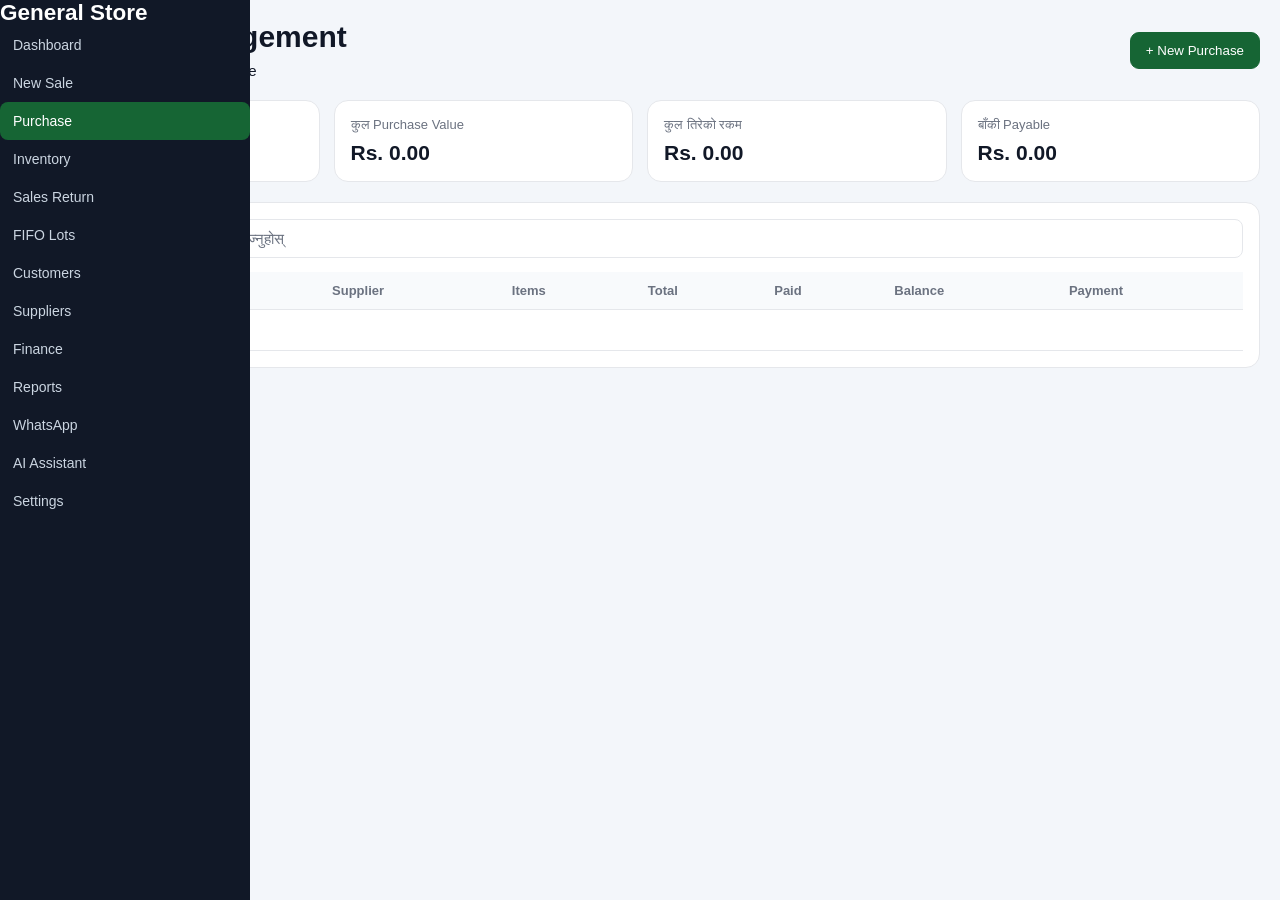
<file: purchase.html>
<!DOCTYPE html>
<html lang="ne">
<head>
  <meta charset="UTF-8">
  <meta name="viewport" content="width=device-width, initial-scale=1.0">
  <title>Purchase Management | General Store</title>
  <link rel="stylesheet" href="style.css">
  <script src="appearance.js"></script>

  <style>
    .purchase-wrap{max-width:1400px;margin:auto;padding:20px}
    .purchase-top{display:flex;justify-content:space-between;align-items:center;gap:12px;flex-wrap:wrap}
    .purchase-top h1{margin-bottom:8px}
    .purchase-stats{display:grid;grid-template-columns:repeat(4,minmax(0,1fr));gap:14px;margin:20px 0}
    .purchase-stat,.purchase-panel{background:var(--card-bg,#fff);border:1px solid var(--border-color,#e5e7eb);border-radius:14px;padding:16px;color:var(--text-color,inherit)}
    .purchase-stat span{display:block;color:var(--muted-color,#6b7280);font-size:13px}
    .purchase-stat strong{display:block;font-size:21px;margin-top:8px;overflow-wrap:anywhere}
    .purchase-toolbar{display:flex;gap:10px;margin-bottom:14px;flex-wrap:wrap}
    .purchase-toolbar input{flex:1;min-width:0}
    .purchase-table-wrap{overflow-x:auto}
    .purchase-table{width:100%;border-collapse:collapse;min-width:850px}
    .purchase-table th,.purchase-table td{padding:11px;border-bottom:1px solid var(--border-color,#e5e7eb);text-align:left;white-space:nowrap}
    .purchase-table th{font-size:13px;color:var(--muted-color,#6b7280)}
    .purchase-modal{display:none;position:fixed;inset:0;z-index:1000;background:#0008;overflow:auto;padding:20px}
    .purchase-modal.show{display:block}
    .purchase-dialog{background:var(--card-bg,#fff);color:var(--text-color,inherit);border:1px solid var(--border-color,#e5e7eb);width:min(1100px,100%);margin:20px auto;border-radius:16px;padding:22px}
    .purchase-dialog-head{display:flex;justify-content:space-between;align-items:center;gap:12px;margin-bottom:18px}
    .purchase-grid{display:grid;grid-template-columns:repeat(3,minmax(0,1fr));gap:14px}
    .purchase-field{display:flex;flex-direction:column;gap:6px;min-width:0}
    .purchase-field label{font-size:13px;font-weight:600}
    .purchase-field input,.purchase-field select,.purchase-field textarea,.purchase-toolbar input{width:100%;box-sizing:border-box;padding:10px;border:1px solid var(--border-color,#d1d5db);border-radius:8px;background:var(--input-bg,transparent);color:var(--text-color,inherit)}
    .purchase-field input:focus,.purchase-field select:focus,.purchase-field textarea:focus,.purchase-toolbar input:focus{outline:2px solid var(--accent-color,#166534);outline-offset:1px}
    .purchase-section{margin-top:20px}
    .purchase-section h3{margin-bottom:12px}
    .purchase-items-wrap{overflow-x:auto}
    .purchase-items{width:100%;min-width:900px;border-collapse:collapse}
    .purchase-items th,.purchase-items td{padding:7px;border-bottom:1px solid var(--border-color,#e5e7eb);text-align:left}
    .purchase-items th{font-size:13px;color:var(--muted-color,#6b7280)}
    .purchase-items input,.purchase-items select{width:100%;min-width:75px;box-sizing:border-box;padding:8px;border:1px solid var(--border-color,#d1d5db);border-radius:7px;background:var(--input-bg,transparent);color:var(--text-color,inherit)}
    .purchase-items .item-product{min-width:180px}
    .purchase-items .item-total{font-weight:600;white-space:nowrap}
    .purchase-summary{display:grid;grid-template-columns:repeat(2,minmax(0,1fr));gap:8px;max-width:420px;margin:18px 0 0 auto}
    .purchase-summary div{display:flex;justify-content:space-between;gap:16px;padding:5px 0}
    .purchase-summary strong{overflow-wrap:anywhere;text-align:right}
    .purchase-summary .grand{border-top:1px solid var(--border-color,#d1d5db);padding-top:12px;font-size:18px;font-weight:700}
    .purchase-actions{display:flex;justify-content:flex-end;gap:10px;flex-wrap:wrap;margin-top:22px}
    .purchase-btn{padding:10px 15px;border:1px solid var(--border-color,#d1d5db);border-radius:9px;cursor:pointer;background:transparent;color:var(--text-color,inherit)}
    .purchase-btn.primary{background:var(--accent-color,#166534);color:#fff;border-color:var(--accent-color,#166534)}
    .purchase-btn.danger{color:#b91c1c}
    .purchase-btn:focus-visible{outline:2px solid var(--accent-color,#166534);outline-offset:2px}
    .purchase-note{font-size:12px;color:var(--muted-color,#6b7280);margin-top:8px}
    .purchase-empty{text-align:center;padding:35px;color:var(--muted-color,#6b7280)}
    @media(max-width:800px){
      .purchase-stats{grid-template-columns:repeat(2,minmax(0,1fr))}
      .purchase-grid{grid-template-columns:repeat(2,minmax(0,1fr))}
      .purchase-wrap{padding:12px}
      .purchase-dialog{padding:15px;margin:5px auto}
    }
    @media(max-width:520px){
      .purchase-grid{grid-template-columns:1fr}
      .purchase-modal{padding:8px}
      .purchase-summary{max-width:none}
      .purchase-stat strong{font-size:17px}
      .purchase-top h1{font-size:23px}
      .purchase-btn{max-width:100%}
    }
  </style>
</head>

<body>
  <aside class="sidebar">
    <h2>General Store</h2>
    <nav>
      <a class="menu-item" href="index.html">Dashboard</a>
      <a class="menu-item" href="sale.html">New Sale</a>
      <a class="menu-item active" href="purchase.html">Purchase</a>
      <a class="menu-item" href="inventory.html">Inventory</a>
      <a class="menu-item" href="sales-return.html">Sales Return</a>
      <a class="menu-item" href="stock-lots.html">FIFO Lots</a>
      <a class="menu-item" href="customers.html">Customers</a>
      <a class="menu-item" href="suppliers.html">Suppliers</a>
      <a class="menu-item" href="finance.html">Finance</a>
      <a class="menu-item" href="reports.html">Reports</a>
      <a class="menu-item" href="whatsapp.html">WhatsApp</a>
      <a class="menu-item" href="ai.html">AI Assistant</a>
      <a class="menu-item" href="settings.html">Settings</a>
    </nav>
  </aside>

  <main class="purchase-wrap">
    <header class="purchase-top">
      <div>
        <h1>Purchase Management</h1>
        <p>खरिद, स्टक, FIFO र Supplier Payable</p>
      </div>
      <button id="newPurchaseBtn" class="purchase-btn primary" type="button">+ New Purchase</button>
    </header>

    <section class="purchase-stats">
      <div class="purchase-stat">
        <span>कुल Purchase Bills</span>
        <strong id="totalPurchases">0</strong>
      </div>
      <div class="purchase-stat">
        <span>कुल Purchase Value</span>
        <strong id="purchaseValue">Rs. 0.00</strong>
      </div>
      <div class="purchase-stat">
        <span>कुल तिरेको रकम</span>
        <strong id="paidValue">Rs. 0.00</strong>
      </div>
      <div class="purchase-stat">
        <span>बाँकी Payable</span>
        <strong id="payableValue">Rs. 0.00</strong>
      </div>
    </section>

    <section class="purchase-panel">
      <div class="purchase-toolbar">
        <input id="purchaseSearch" type="search" placeholder="Bill No., Supplier वा Product खोज्नुहोस्">
      </div>

      <div class="purchase-table-wrap">
        <table class="purchase-table">
          <thead>
            <tr>
              <th>Date</th>
              <th>Bill No.</th>
              <th>Supplier</th>
              <th>Items</th>
              <th>Total</th>
              <th>Paid</th>
              <th>Balance</th>
              <th>Payment</th>
            </tr>
          </thead>
          <tbody id="purchaseTableBody">
            <tr>
              <td colspan="8" class="purchase-empty">Purchase विवरण लोड हुँदैछ...</td>
            </tr>
          </tbody>
        </table>
      </div>
    </section>
  </main>

  <div class="purchase-modal" id="purchaseModal" aria-hidden="true">
    <section class="purchase-dialog">
      <div class="purchase-dialog-head">
        <div>
          <h2>New Purchase</h2>
          <p>एउटै बिलमा धेरै Product थप्नुहोस्।</p>
        </div>
        <button type="button" id="closePurchaseModal" class="purchase-btn" aria-label="Close">✕</button>
      </div>

      <form id="purchaseForm">
        <div class="purchase-grid">
          <div class="purchase-field">
            <label for="purchaseDate">Purchase Date *</label>
            <input id="purchaseDate" type="date" required>
          </div>

          <div class="purchase-field">
            <label for="billNumber">Supplier Bill Number *</label>
            <input id="billNumber" required maxlength="80" placeholder="जस्तै INV-001">
          </div>

          <div class="purchase-field">
            <label for="supplierName">Supplier *</label>
            <select id="supplierName" required>
              <option value="">Supplier छान्नुहोस्</option>
            </select>
          </div>

          <div class="purchase-field">
            <label for="supplierTaxType">Tax Type</label>
            <select id="supplierTaxType">
              <option value="VAT">VAT</option>
              <option value="PAN">PAN</option>
              <option value="NON_TAX">Non Tax</option>
            </select>
          </div>

          <div class="purchase-field">
            <label for="supplierTaxNumber">PAN/VAT Number</label>
            <input id="supplierTaxNumber" readonly>
          </div>

          <div class="purchase-field">
            <label for="paymentMethod">Payment Account</label>
            <select id="paymentMethod">
              <option value="CASH">Cash</option>
              <option value="BANK">Bank</option>
              <option value="QR">QR</option>
              <option value="CREDIT">Credit / पछि तिर्ने</option>
            </select>
          </div>
        </div>

        <section class="purchase-section">
          <div class="purchase-top">
            <h3>सामानको विवरण</h3>
            <button type="button" id="addPurchaseItemBtn" class="purchase-btn">+ Add Product</button>
          </div>

          <div class="purchase-items-wrap">
            <table class="purchase-items">
              <thead>
                <tr>
                  <th>Product</th>
                  <th>Qty</th>
                  <th>Free Qty</th>
                  <th>Rate</th>
                  <th>Discount</th>
                  <th>Line Total</th>
                  <th></th>
                </tr>
              </thead>
              <tbody id="purchaseItemsBody"></tbody>
            </table>
          </div>

          <p class="purchase-note">Rate खरिद गरिएको प्रत्येक Paid Unit को हो। Free Qty स्टकमा थपिन्छ, तर त्यसको अलग लागत जोडिँदैन।</p>
        </section>

        <div class="purchase-grid purchase-section">
          <div class="purchase-field">
            <label for="purchaseVat">VAT Amount (रु.)</label>
            <input id="purchaseVat" type="number" min="0" step="0.01" value="0">
          </div>

          <div class="purchase-field">
            <label for="paidAmount">अहिले तिरेको रकम (रु.)</label>
            <input id="paidAmount" type="number" min="0" step="0.01" value="0">
          </div>

          <div class="purchase-field">
            <label for="purchaseNote">Notes</label>
            <input id="purchaseNote" maxlength="500" placeholder="ऐच्छिक टिप्पणी">
          </div>
        </div>

        <div class="purchase-summary">
          <div>
            <span>Item Subtotal</span>
            <strong id="previewItemAmount">Rs. 0.00</strong>
          </div>
          <div>
            <span>Discount</span>
            <strong id="previewDiscount">Rs. 0.00</strong>
          </div>
          <div>
            <span>VAT</span>
            <strong id="previewVat">Rs. 0.00</strong>
          </div>
          <div class="grand">
            <span>Grand Total</span>
            <strong id="previewTotal">Rs. 0.00</strong>
          </div>
          <div>
            <span>Paid</span>
            <strong id="previewPaid">Rs. 0.00</strong>
          </div>
          <div>
            <span>Balance</span>
            <strong id="previewBalance">Rs. 0.00</strong>
          </div>
        </div>

        <div class="purchase-actions">
          <button type="button" id="cancelPurchaseBtn" class="purchase-btn">Cancel</button>
          <button type="submit" class="purchase-btn primary">Save Purchase</button>
        </div>
      </form>
    </section>
  </div>

  <script src="purchase.js"></script>
</body>
</html>
</file>
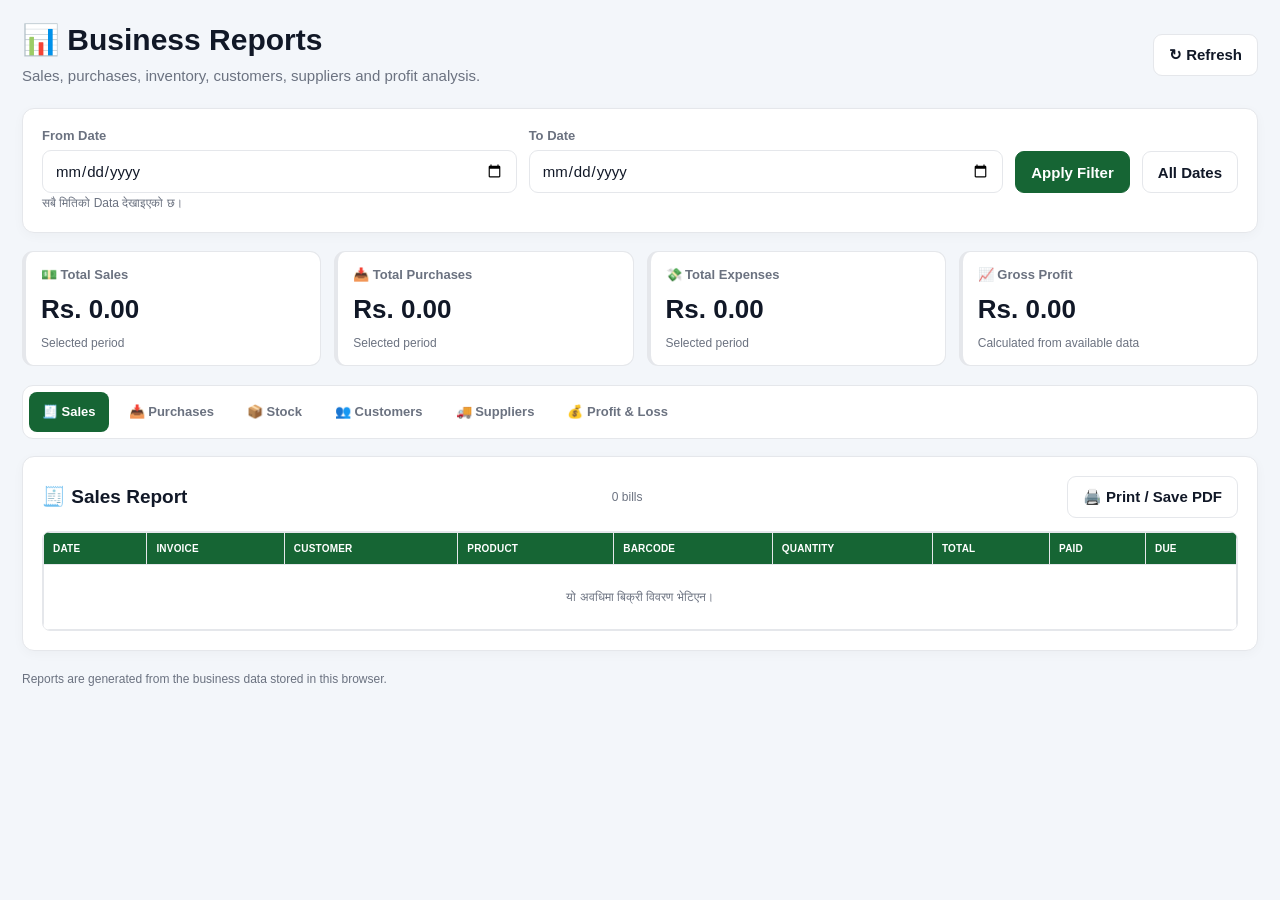
<file: reports.html>
<!DOCTYPE html>
<html lang="en">
<head>
  <meta charset="UTF-8">
  <meta name="viewport" content="width=device-width, initial-scale=1">
  <title>Business Reports | General Store</title>

  <script src="appearance.js"></script>
  <link rel="stylesheet" href="style.css">

  <style>
    :root {
      --r-bg: var(--body-bg, #f3f6fa);
      --r-card: var(--card-bg, #fff);
      --r-text: var(--text-color, #111827);
      --r-muted: var(--muted-color, #6b7280);
      --r-border: var(--border-color, #e5e7eb);
      --r-accent: #166534;
    }

    * { box-sizing: border-box; }

    html, body {
      margin: 0;
      min-height: 100%;
      overflow-x: hidden;
    }

    body {
      background: var(--r-bg) !important;
      color: var(--r-text);
      font-family: var(--font-family, Arial, sans-serif);
      font-size: var(--font-size, 15px);
    }

    .report-wrap {
      width: 100%;
      max-width: 1450px;
      margin: auto;
      padding: 22px;
    }

    .report-header,
    .report-panel-header {
      display: flex;
      align-items: center;
      justify-content: space-between;
      flex-wrap: wrap;
      gap: 12px;
    }

    .report-header { margin-bottom: 20px; }

    .report-header h1 {
      margin: 0 0 7px;
      font-size: clamp(23px, 3vw, 30px);
    }

    .report-header p {
      margin: 0;
      color: var(--r-muted);
      line-height: 1.6;
    }

    .report-actions {
      display: flex;
      flex-wrap: wrap;
      gap: 9px;
    }

    .report-btn {
      min-height: 42px;
      padding: 10px 15px;
      border: 1px solid var(--r-border);
      border-radius: 9px;
      background: var(--r-card);
      color: var(--r-text);
      font: inherit;
      font-weight: 700;
      cursor: pointer;
    }

    .report-btn.primary {
      background: var(--r-accent);
      border-color: var(--r-accent);
      color: white;
    }

    .report-card {
      min-width: 0;
      padding: 19px;
      margin-bottom: 18px;
      border: 1px solid var(--r-border);
      border-radius: 12px;
      background: var(--r-card);
      color: var(--r-text);
      box-shadow: 0 3px 12px #00000008;
    }

    .report-filter-grid {
      display: grid;
      grid-template-columns: repeat(2, minmax(0, 1fr)) auto auto;
      gap: 12px;
      align-items: end;
    }

    .report-field {
      display: flex;
      flex-direction: column;
      gap: 7px;
      min-width: 0;
    }

    .report-field label {
      color: var(--r-muted);
      font-size: 13px;
      font-weight: 700;
    }

    .report-field input {
      width: 100%;
      min-width: 0;
      min-height: 43px;
      padding: 10px 12px;
      border: 1px solid var(--r-border);
      border-radius: 9px;
      background: var(--r-card);
      color: var(--r-text);
      font: inherit;
    }

    .report-period,
    .report-help {
      color: var(--r-muted);
      font-size: 12px;
      line-height: 1.7;
      overflow-wrap: anywhere;
    }

    #reportError {
      display: none;
      margin-bottom: 15px;
      padding: 12px;
      border: 1px solid #ef4444;
      border-radius: 9px;
      background: #fef2f2;
      color: #991b1b;
    }

    #reportError.show { display: block; }

    .report-summary-grid {
      display: grid;
      grid-template-columns: repeat(4, minmax(0, 1fr));
      gap: 13px;
      margin-bottom: 19px;
    }

    .report-stat {
      min-width: 0;
      padding: 15px;
      border: 1px solid var(--r-border);
      border-left: 4px solid var(--stat-color, var(--r-accent));
      border-radius: 11px;
      background: var(--r-card);
      overflow-wrap: anywhere;
    }

    .stat-label {
      margin: 0 0 9px;
      color: var(--r-muted);
      font-size: 13px;
      font-weight: 700;
    }

    .stat-value {
      margin: 0;
      font-size: clamp(18px, 2.2vw, 26px);
      font-weight: 800;
      line-height: 1.4;
    }

    .stat-note {
      margin: 8px 0 0;
      color: var(--r-muted);
      font-size: 12px;
    }

    .report-tabs {
      display: flex;
      gap: 7px;
      width: 100%;
      margin-bottom: 17px;
      padding: 6px;
      overflow-x: auto;
      border: 1px solid var(--r-border);
      border-radius: 11px;
      background: var(--r-card);
    }

    .report-tab {
      flex: 0 0 auto;
      min-height: 40px;
      padding: 10px 13px;
      border: 0;
      border-radius: 8px;
      background: transparent;
      color: var(--r-muted);
      font: inherit;
      font-size: 13px;
      font-weight: 750;
      cursor: pointer;
      white-space: nowrap;
    }

    .report-tab.active {
      background: var(--r-accent);
      color: white;
    }

    .report-panel[hidden] { display: none !important; }

    .report-panel-header { margin-bottom: 13px; }

    .report-panel-header h2 {
      margin: 0;
      font-size: 19px;
    }

    .report-count {
      color: var(--r-muted);
      font-size: 12px;
    }

    .report-table-wrap {
      width: 100%;
      max-width: 100%;
      overflow-x: auto;
      border: 1px solid var(--r-border);
      border-radius: 8px;
    }

    .report-table {
      width: 100%;
      min-width: 850px;
      border-collapse: collapse;
      background: var(--r-card);
      color: var(--r-text);
      font-size: 12px;
      white-space: nowrap;
    }

    .report-table th {
      padding: 10px 9px;
      border: 1px solid var(--r-border);
      background: #166534;
      color: #fff;
      text-align: left;
      font-size: 10px;
      font-weight: 800;
      text-transform: uppercase;
      letter-spacing: .02em;
    }

    .report-table td {
      padding: 9px;
      border: 1px solid var(--r-border);
      vertical-align: middle;
    }

    .report-table tbody tr:nth-child(even) td {
      background: #f3f8f4;
    }

    .report-empty {
      padding: 25px !important;
      text-align: center;
      color: var(--r-muted);
      white-space: normal;
    }

    .report-status {
      display: inline-block;
      padding: 4px 8px;
      border-radius: 20px;
      font-size: 11px;
      font-weight: 750;
    }

    .report-status.ok { background: #dcfce7; color: #166534; }
    .report-status.low { background: #fef3c7; color: #92400e; }
    .report-status.out { background: #fee2e2; color: #991b1b; }

    .report-warning {
      padding: 12px 14px;
      margin-bottom: 15px;
      border: 1px solid #f0d28d;
      border-radius: 9px;
      background: #fff7e6;
      color: #805b10;
      font-size: 13px;
      line-height: 1.6;
    }

    .report-warning:empty { display: none; }

    .profit-grid {
      display: grid;
      grid-template-columns: repeat(2, minmax(0, 1fr));
      gap: 12px;
    }

    .profit-item {
      min-width: 0;
      padding: 15px;
      border: 1px solid var(--r-border);
      border-radius: 10px;
      background: var(--r-bg);
      overflow-wrap: anywhere;
    }

    .profit-item span {
      display: block;
      margin-bottom: 9px;
      color: var(--r-muted);
      font-size: 12px;
    }

    .profit-item strong { font-size: 20px; }
    .profit-item.net { border-color: var(--r-accent); }

    @media (max-width: 950px) {
      .report-summary-grid {
        grid-template-columns: repeat(2, minmax(0, 1fr));
      }

      .report-filter-grid {
        grid-template-columns: repeat(2, minmax(0, 1fr));
      }

      .report-filter-grid .report-btn { width: 100%; }
    }

    @media (max-width: 600px) {
      .report-wrap { padding: 13px; }
      .report-card { padding: 13px; }
      .report-actions { width: 100%; }
      .report-actions .report-btn { flex: 1; }

      .report-filter-grid,
      .profit-grid { grid-template-columns: 1fr; }

      .report-summary-grid { gap: 9px; }
      .report-stat { padding: 12px 10px; }
      .stat-label, .stat-note { font-size: 11px; }
      .stat-value { font-size: 18px; }
    }
  </style>
</head>

<body>
<main class="report-wrap">

  <header class="report-header">
    <div>
      <h1>📊 Business Reports</h1>
      <p>Sales, purchases, inventory, customers, suppliers and profit analysis.</p>
    </div>

    <div class="report-actions no-print">
      <button class="report-btn" id="refreshReportsBtn" type="button">
        ↻ Refresh
      </button>
    </div>
  </header>

  <div id="reportError" role="alert"></div>

  <section class="report-card no-print">
    <div class="report-filter-grid">
      <div class="report-field">
        <label for="reportFromDate">From Date</label>
        <input type="date" id="reportFromDate">
      </div>

      <div class="report-field">
        <label for="reportToDate">To Date</label>
        <input type="date" id="reportToDate">
      </div>

      <button class="report-btn primary" id="applyReportFilterBtn" type="button">
        Apply Filter
      </button>

      <button class="report-btn" id="clearReportFilterBtn" type="button">
        All Dates
      </button>
    </div>

    <p class="report-period" id="reportPeriodNote">
      Choose a date range to filter reports.
    </p>
  </section>

  <section class="report-summary-grid">
    <article class="report-stat" style="--stat-color:#16a34a">
      <p class="stat-label">💵 Total Sales</p>
      <p class="stat-value" id="reportSales">Rs. 0.00</p>
      <p class="stat-note">Selected period</p>
    </article>

    <article class="report-stat" style="--stat-color:#2563eb">
      <p class="stat-label">📥 Total Purchases</p>
      <p class="stat-value" id="reportPurchases">Rs. 0.00</p>
      <p class="stat-note">Selected period</p>
    </article>

    <article class="report-stat" style="--stat-color:#ea580c">
      <p class="stat-label">💸 Total Expenses</p>
      <p class="stat-value" id="reportExpenses">Rs. 0.00</p>
      <p class="stat-note">Selected period</p>
    </article>

    <article class="report-stat" style="--stat-color:#9333ea">
      <p class="stat-label">📈 Gross Profit</p>
      <p class="stat-value" id="reportGrossProfit">Rs. 0.00</p>
      <p class="stat-note">Calculated from available data</p>
    </article>
  </section>

  <nav class="report-tabs no-print" aria-label="Report categories">
    <button class="report-tab active" data-report-tab="sales" aria-selected="true" type="button">🧾 Sales</button>
    <button class="report-tab" data-report-tab="purchases" aria-selected="false" type="button">📥 Purchases</button>
    <button class="report-tab" data-report-tab="stock" aria-selected="false" type="button">📦 Stock</button>
    <button class="report-tab" data-report-tab="customers" aria-selected="false" type="button">👥 Customers</button>
    <button class="report-tab" data-report-tab="suppliers" aria-selected="false" type="button">🚚 Suppliers</button>
    <button class="report-tab" data-report-tab="profit" aria-selected="false" type="button">💰 Profit & Loss</button>
  </nav>

  <section class="report-card report-panel" data-report="sales">
    <div class="report-panel-header">
      <h2>🧾 Sales Report</h2>
      <span class="report-count" id="salesReportCount">0 items</span>
    </div>

    <div class="report-table-wrap">
      <table class="report-table">
        <thead>
          <tr>
            <th>Date</th><th>Invoice</th><th>Customer</th>
            <th>Product</th><th>Barcode</th><th>Quantity</th>
            <th>Total</th><th>Paid</th><th>Due</th>
          </tr>
        </thead>
        <tbody id="salesReportBody">
          <tr><td class="report-empty" colspan="9">Loading sales report...</td></tr>
        </tbody>
      </table>
    </div>
  </section>

  <section class="report-card report-panel" data-report="purchases" hidden>
    <div class="report-panel-header">
      <h2>📥 Purchase Report</h2>
      <span class="report-count" id="purchaseReportCount">0 items</span>
    </div>

    <div class="report-table-wrap">
      <table class="report-table">
        <thead>
          <tr>
            <th>Date</th><th>Bill</th><th>Supplier</th><th>Product</th>
            <th>Quantity</th><th>Rate</th><th>Total</th><th>Paid</th>
          </tr>
        </thead>
        <tbody id="purchaseReportBody">
          <tr><td class="report-empty" colspan="8">Loading purchase report...</td></tr>
        </tbody>
      </table>
    </div>
  </section>

  <section class="report-card report-panel" data-report="stock" hidden>
    <div class="report-panel-header">
      <h2>📦 Inventory / Stock Report</h2>
      <span class="report-count" id="stockReportCount">0 products</span>
    </div>

    <div class="report-table-wrap">
      <table class="report-table">
        <thead>
          <tr>
            <th>Product</th><th>Barcode</th><th>Category</th><th>Unit</th>
            <th>Stock</th><th>Purchase Price</th><th>Selling Price</th>
            <th>Stock Value</th><th>Status</th>
          </tr>
        </thead>
        <tbody id="stockReportBody">
          <tr><td class="report-empty" colspan="9">Loading stock report...</td></tr>
        </tbody>
      </table>
    </div>
  </section>

  <section class="report-card report-panel" data-report="customers" hidden>
    <div class="report-panel-header">
      <h2>👥 Customer Report</h2>
      <span class="report-count" id="customerReportCount">0 customers</span>
    </div>

    <div class="report-table-wrap">
      <table class="report-table">
        <thead>
          <tr>
            <th>Customer</th><th>Phone</th><th>Opening Balance</th>
            <th>Credit Sales</th><th>Payments</th><th>Current Due</th>
          </tr>
        </thead>
        <tbody id="customerReportBody">
          <tr><td class="report-empty" colspan="6">Loading customer report...</td></tr>
        </tbody>
      </table>
    </div>
  </section>

  <section class="report-card report-panel" data-report="suppliers" hidden>
    <div class="report-panel-header">
      <h2>🚚 Supplier Report</h2>
      <span class="report-count" id="supplierReportCount">0 suppliers</span>
    </div>

    <div class="report-table-wrap">
      <table class="report-table">
        <thead>
          <tr>
            <th>Supplier</th><th>Phone</th><th>Opening Balance</th>
            <th>Purchases</th><th>Payments</th><th>Current Balance</th>
          </tr>
        </thead>
        <tbody id="supplierReportBody">
          <tr><td class="report-empty" colspan="6">Loading supplier report...</td></tr>
        </tbody>
      </table>
    </div>
  </section>

  <section class="report-card report-panel" data-report="profit" hidden>
    <div class="report-panel-header">
      <h2>💰 Profit & Loss Report</h2>
    </div>

    <div class="report-warning" id="profitWarning"></div>

    <div class="profit-grid">
      <div class="profit-item">
        <span>Sales Revenue</span>
        <strong id="profitSales">Rs. 0.00</strong>
      </div>

      <div class="profit-item">
        <span>Cost of Goods Sold</span>
        <strong id="profitCost">Rs. 0.00</strong>
      </div>

      <div class="profit-item">
        <span>Gross Profit</span>
        <strong id="profitGross">Rs. 0.00</strong>
      </div>

      <div class="profit-item">
        <span>Total Expenses</span>
        <strong id="profitExpense">Rs. 0.00</strong>
      </div>

      <div class="profit-item net">
        <span>Net Profit</span>
        <strong id="profitNet">Rs. 0.00</strong>
      </div>
    </div>

    <p class="report-help">
      Profit calculations depend on the product cost information saved with sales and products.
      Check the warning above if cost information is incomplete.
    </p>
  </section>

  <p class="report-help">
    Reports are generated from the business data stored in this browser.
  </p>

</main>

<script src="reports.js"></script>
</body>
</html>
</file>
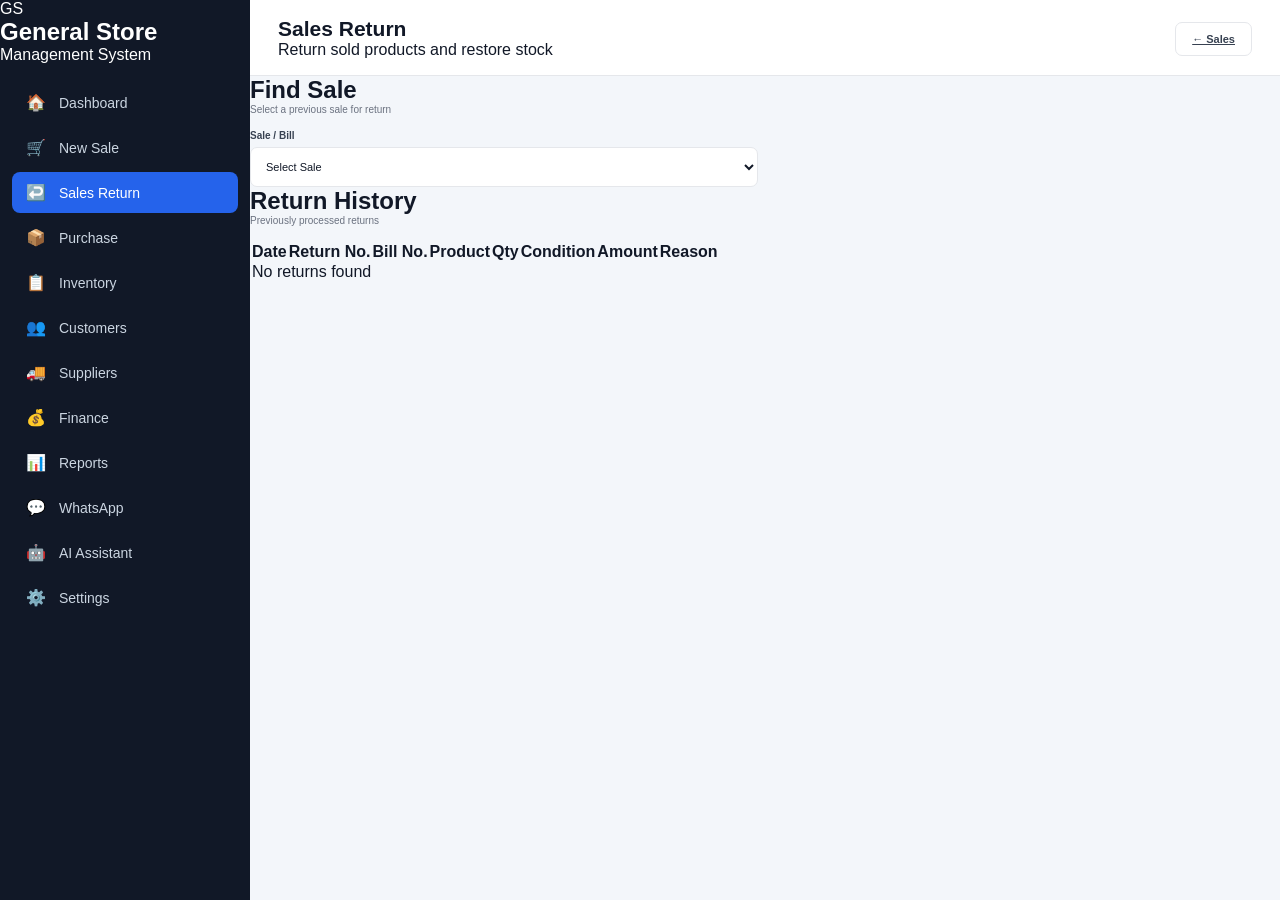
<file: sale-return.html>
<!DOCTYPE html><html lang="en">
<head>
    <meta charset="UTF-8">
    <meta name="viewport" content="width=device-width, initial-scale=1.0">
    <title>Sales Return - General Store</title>
    <link rel="stylesheet" href="style.css">
</head><body><div class="app"><aside class="sidebar">

    <div class="sidebar-header">
        <div class="logo">GS</div>

        <div>
            <h2>General Store</h2>
            <p>Management System</p>
        </div>
    </div>

    <nav class="sidebar-menu">

        <a href="index.html" class="menu-item">
            <span class="menu-icon">🏠</span>
            <span>Dashboard</span>
        </a>

        <a href="sale.html" class="menu-item">
            <span class="menu-icon">🛒</span>
            <span>New Sale</span>
        </a>

        <a href="sales-return.html" class="menu-item active">
            <span class="menu-icon">↩️</span>
            <span>Sales Return</span>
        </a>

        <a href="purchase.html" class="menu-item">
            <span class="menu-icon">📦</span>
            <span>Purchase</span>
        </a>

        <a href="inventory.html" class="menu-item">
            <span class="menu-icon">📋</span>
            <span>Inventory</span>
        </a>

        <a href="customers.html" class="menu-item">
            <span class="menu-icon">👥</span>
            <span>Customers</span>
        </a>

        <a href="suppliers.html" class="menu-item">
            <span class="menu-icon">🚚</span>
            <span>Suppliers</span>
        </a>

        <a href="finance.html" class="menu-item">
            <span class="menu-icon">💰</span>
            <span>Finance</span>
        </a>

        <a href="reports.html" class="menu-item">
            <span class="menu-icon">📊</span>
            <span>Reports</span>
        </a>

        <a href="whatsapp.html" class="menu-item">
            <span class="menu-icon">💬</span>
            <span>WhatsApp</span>
        </a>

        <a href="ai.html" class="menu-item">
            <span class="menu-icon">🤖</span>
            <span>AI Assistant</span>
        </a>

        <a href="settings.html" class="menu-item">
            <span class="menu-icon">⚙️</span>
            <span>Settings</span>
        </a>

    </nav>

</aside>


<main class="main-content">

    <header class="topbar">

        <div>
            <h1>Sales Return</h1>
            <p>Return sold products and restore stock</p>
        </div>

        <div class="topbar-actions">

            <a href="sale.html" class="secondary-btn">
                ← Sales
            </a>

        </div>

    </header>


    <section class="content">

        <div class="card">

            <div class="card-header">

                <div>
                    <h2>Find Sale</h2>
                    <p>
                        Select a previous sale for return
                    </p>
                </div>

            </div>


            <div class="form-grid">

                <div class="form-group full-width">

                    <label for="returnSale">
                        Sale / Bill
                    </label>

                    <select id="returnSale">

                        <option value="">
                            Select Sale
                        </option>

                    </select>

                </div>

            </div>

        </div>


        <div
            class="card"
            id="returnDetailsCard"
            style="display:none;"
        >

            <div class="card-header">

                <div>
                    <h2>Return Details</h2>
                    <p>
                        Enter returned quantity and condition
                    </p>
                </div>

            </div>


            <div class="form-grid">

                <div class="form-group">

                    <label>Bill Number</label>

                    <input
                        type="text"
                        id="returnBillNumber"
                        readonly
                    >

                </div>


                <div class="form-group">

                    <label>Customer</label>

                    <input
                        type="text"
                        id="returnCustomer"
                        readonly
                    >

                </div>


                <div class="form-group">

                    <label>Product</label>

                    <input
                        type="text"
                        id="returnProduct"
                        readonly
                    >

                </div>


                <div class="form-group">

                    <label>Sold Quantity</label>

                    <input
                        type="number"
                        id="soldQty"
                        readonly
                    >

                </div>


                <div class="form-group">

                    <label>Already Returned</label>

                    <input
                        type="number"
                        id="alreadyReturnedQty"
                        readonly
                    >

                </div>


                <div class="form-group">

                    <label for="returnQty">
                        Return Quantity
                    </label>

                    <input
                        type="number"
                        id="returnQty"
                        min="0.01"
                        step="0.01"
                        value="0"
                    >

                </div>


                <div class="form-group">

                    <label for="returnCondition">
                        Condition
                    </label>

                    <select id="returnCondition">

                        <option value="GOOD">
                            Good / Saleable
                        </option>

                        <option value="DAMAGED">
                            Damaged
                        </option>

                    </select>

                </div>


                <div class="form-group">

                    <label for="returnReason">
                        Return Reason
                    </label>

                    <input
                        type="text"
                        id="returnReason"
                        placeholder="Customer return reason"
                    >

                </div>


                <div class="form-group full-width">

                    <label for="returnNote">
                        Note
                    </label>

                    <textarea
                        id="returnNote"
                        rows="3"
                        placeholder="Optional note"
                    ></textarea>

                </div>

            </div>


            <div class="sale-summary-box">

                <div class="summary-row">

                    <span>Return Qty</span>

                    <strong id="returnQtyPreview">
                        0
                    </strong>

                </div>


                <div class="summary-row">

                    <span>Return Amount</span>

                    <strong id="returnAmountPreview">
                        Rs. 0.00
                    </strong>

                </div>

            </div>


            <div class="form-actions">

                <button
                    type="button"
                    class="secondary-btn"
                    id="clearReturnBtn"
                >
                    Clear
                </button>

                <button
                    type="button"
                    class="primary-btn"
                    id="saveReturnBtn"
                >
                    ↩️ Save Return
                </button>

            </div>

        </div>


        <div class="card">

            <div class="card-header">

                <div>
                    <h2>Return History</h2>
                    <p>
                        Previously processed returns
                    </p>
                </div>

            </div>


            <div class="table-container">

                <table>

                    <thead>

                        <tr>

                            <th>Date</th>
                            <th>Return No.</th>
                            <th>Bill No.</th>
                            <th>Product</th>
                            <th>Qty</th>
                            <th>Condition</th>
                            <th>Amount</th>
                            <th>Reason</th>

                        </tr>

                    </thead>


                    <tbody id="returnHistoryBody">

                        <tr>

                            <td
                                colspan="8"
                                class="empty-state"
                            >
                                No returns found
                            </td>

                        </tr>

                    </tbody>

                </table>

            </div>

        </div>

    </section>

</main>

</div><script src="sales-return.js"></script></body>
</html>
</file>
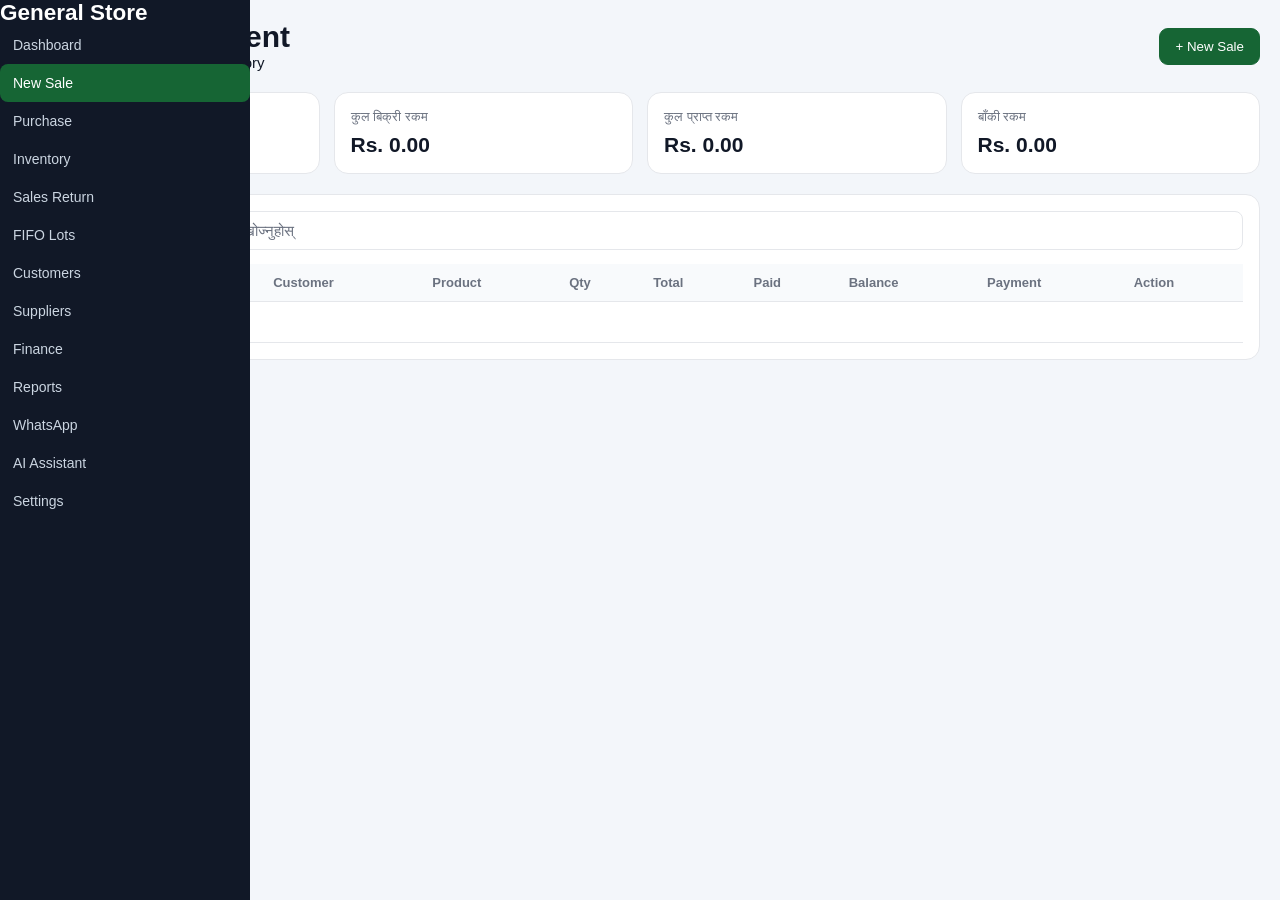
<file: sale.html>
<!DOCTYPE html>
<html lang="ne">
<head>
  <meta charset="UTF-8">
  <meta name="viewport" content="width=device-width, initial-scale=1.0">
  <title>Sale Management | General Store</title>
  <link rel="stylesheet" href="style.css">
  <script src="appearance.js"></script>

  <style>
    .sale-wrap{max-width:1400px;margin:auto;padding:20px}
    .sale-top{display:flex;justify-content:space-between;align-items:center;gap:12px;flex-wrap:wrap}
    .sale-stats{display:grid;grid-template-columns:repeat(4,minmax(0,1fr));gap:14px;margin:20px 0}
    .sale-stat,.sale-panel{background:var(--card-bg,#fff);border:1px solid var(--border-color,#e5e7eb);border-radius:14px;padding:16px;color:var(--text-color,inherit)}
    .sale-stat span{display:block;color:var(--muted-color,#6b7280);font-size:13px}
    .sale-stat strong{display:block;font-size:21px;margin-top:8px;overflow-wrap:anywhere}
    .sale-toolbar{display:flex;gap:10px;margin-bottom:14px;flex-wrap:wrap}
    .sale-toolbar input{flex:1;min-width:0}
    .sale-table-wrap,.sale-items-scroll{width:100%;overflow-x:auto}
    .sale-table{width:100%;border-collapse:collapse;min-width:900px}
    .sale-table th,.sale-table td{padding:11px;border-bottom:1px solid var(--border-color,#e5e7eb);text-align:left;white-space:nowrap}
    .sale-table th,.sale-items-table th{font-size:13px;color:var(--muted-color,#6b7280)}
    .sale-modal{display:none;position:fixed;inset:0;z-index:1000;background:#0008;overflow:auto;padding:20px}
    .sale-modal.show{display:block}
    .sale-dialog{background:var(--card-bg,#fff);color:var(--text-color,inherit);border:1px solid var(--border-color,#e5e7eb);width:min(1100px,100%);margin:20px auto;border-radius:16px;padding:22px}
    .sale-dialog-head{display:flex;justify-content:space-between;align-items:center;gap:12px;margin-bottom:18px}
    .sale-grid{display:grid;grid-template-columns:repeat(4,minmax(0,1fr));gap:14px}
    .sale-field{display:flex;flex-direction:column;gap:6px;min-width:0}
    .sale-field label{font-size:13px;font-weight:600}
    .sale-field input,.sale-field select,.sale-field textarea,.sale-toolbar input{width:100%;box-sizing:border-box;padding:10px;border:1px solid var(--border-color,#d1d5db);border-radius:8px;background:var(--input-bg,transparent);color:inherit}
    .sale-section{margin-top:20px}
    .sale-section h3{margin-bottom:12px}
    .sale-items-panel{margin-top:20px;border:1px solid var(--border-color,#e5e7eb);border-radius:12px;padding:14px}
    .sale-items-head{display:flex;justify-content:space-between;align-items:center;gap:10px;flex-wrap:wrap;margin-bottom:12px}
    .sale-items-table{width:100%;min-width:650px;border-collapse:collapse}
    .sale-items-table th,.sale-items-table td{padding:10px;text-align:left;border-bottom:1px solid var(--border-color,#e5e7eb)}
    .sale-items-total{display:flex;justify-content:space-between;gap:12px;margin-top:14px;font-weight:700}
    .sale-empty{text-align:center;padding:25px;color:var(--muted-color,#6b7280)}
    .sale-summary{display:grid;grid-template-columns:repeat(2,minmax(0,1fr));gap:8px;max-width:460px;margin:18px 0 0 auto}
    .sale-summary>div{display:flex;justify-content:space-between;align-items:center;gap:16px;padding:6px 0}
    .sale-summary .grand{border-top:1px solid var(--border-color,#d1d5db);padding-top:12px;font-size:18px;font-weight:700}
    .sale-summary .discount-row{display:block}
    .sale-summary .discount-row label{display:block;font-size:13px;font-weight:600;margin-bottom:6px}
    .sale-summary .discount-row input{width:100%;box-sizing:border-box;padding:10px;border:1px solid var(--border-color,#d1d5db);border-radius:8px;background:var(--input-bg,transparent);color:inherit}
    .sale-actions{display:flex;justify-content:flex-end;gap:10px;flex-wrap:wrap;margin-top:22px}
    .sale-btn{padding:10px 15px;border:1px solid var(--border-color,#d1d5db);border-radius:9px;cursor:pointer;background:transparent;color:inherit}
    .sale-btn.primary{background:var(--accent-color,#166534);color:#fff;border-color:var(--accent-color,#166534)}
    .sale-note{font-size:12px;color:var(--muted-color,#6b7280);margin-top:8px}
    .sale-notice{background:var(--hover-bg,#f9fafb);border:1px solid var(--border-color,#e5e7eb);border-radius:10px;padding:13px;margin-top:18px}
    .sale-notice p{margin:6px 0 0;font-size:13px}
    @media(max-width:900px){.sale-stats{grid-template-columns:repeat(2,minmax(0,1fr))}.sale-grid{grid-template-columns:repeat(2,minmax(0,1fr))}}
    @media(max-width:600px){.sale-wrap{padding:12px}.sale-dialog{padding:15px;margin:5px auto}.sale-modal{padding:8px}.sale-grid{grid-template-columns:1fr}.sale-summary{max-width:none}.sale-stat strong{font-size:17px}.sale-top h1{font-size:23px}}
  </style>
</head>

<body>
  <aside class="sidebar">
    <h2>General Store</h2>
    <nav>
      <a class="menu-item" href="index.html">Dashboard</a>
      <a class="menu-item active" href="sale.html">New Sale</a>
      <a class="menu-item" href="purchase.html">Purchase</a>
      <a class="menu-item" href="inventory.html">Inventory</a>
      <a class="menu-item" href="sales-return.html">Sales Return</a>
      <a class="menu-item" href="stock-lots.html">FIFO Lots</a>
      <a class="menu-item" href="customers.html">Customers</a>
      <a class="menu-item" href="suppliers.html">Suppliers</a>
      <a class="menu-item" href="finance.html">Finance</a>
      <a class="menu-item" href="reports.html">Reports</a>
      <a class="menu-item" href="whatsapp.html">WhatsApp</a>
      <a class="menu-item" href="ai.html">AI Assistant</a>
      <a class="menu-item" href="settings.html">Settings</a>
    </nav>
  </aside>

  <main class="sale-wrap">
    <div class="sale-top">
      <div>
        <h1>Sales Management</h1>
        <p>बिक्री, भुक्तानी, बाँकी रकम र Sales History</p>
      </div>
      <button id="newSaleBtn" class="sale-btn primary" type="button">+ New Sale</button>
    </div>

    <section class="sale-stats">
      <div class="sale-stat"><span>कुल Sales Bills</span><strong id="totalSales">0</strong></div>
      <div class="sale-stat"><span>कुल बिक्री रकम</span><strong id="salesValue">Rs. 0.00</strong></div>
      <div class="sale-stat"><span>कुल प्राप्त रकम</span><strong id="salesPaidValue">Rs. 0.00</strong></div>
      <div class="sale-stat"><span>बाँकी रकम</span><strong id="salesBalanceValue">Rs. 0.00</strong></div>
    </section>

    <section class="sale-panel">
      <div class="sale-toolbar">
        <input id="saleSearch" type="search" placeholder="Bill No., Customer वा Product खोज्नुहोस्">
      </div>
      <div class="sale-table-wrap">
        <table class="sale-table">
          <thead>
            <tr>
              <th>Date</th><th>Bill No.</th><th>Customer</th><th>Product</th>
              <th>Qty</th><th>Total</th><th>Paid</th><th>Balance</th><th>Payment</th><th>Action</th>
            </tr>
          </thead>
          <tbody id="salesHistoryBody">
            <tr><td colspan="10" class="sale-empty">Sales विवरण लोड हुँदैछ...</td></tr>
          </tbody>
        </table>
      </div>
    </section>
  </main>

  <div class="sale-modal" id="saleModal" aria-hidden="true">
    <section class="sale-dialog">
      <div class="sale-dialog-head">
        <div>
          <h2>New Sale</h2>
          <p>बिलमा सामान थपेर बिक्री र भुक्तानीको विवरण राख्नुहोस्।</p>
        </div>
        <button type="button" id="closeSaleModal" class="sale-btn" aria-label="Close">✕</button>
      </div>

      <form id="saleForm">
        <div class="sale-grid">
          <div class="sale-field">
            <label for="saleDate">Sale Date *</label>
            <input type="date" id="saleDate" required>
          </div>
          <div class="sale-field">
            <label for="billNumber">Bill Number</label>
            <input type="text" id="billNumber" placeholder="Auto / manual">
          </div>
          <div class="sale-field">
            <label for="customerName">Customer Name</label>
            <input type="text" id="customerName" placeholder="Cash Customer">
          </div>
          <div class="sale-field">
            <label for="paymentMethod">Payment Method</label>
            <select id="paymentMethod">
              <option value="CASH">Cash</option>
              <option value="BANK">Bank</option>
              <option value="QR">QR</option>
              <option value="CREDIT">Credit / पछि तिर्ने</option>
            </select>
          </div>
        </div>

        <section class="sale-section">
          <h3>Sale Information</h3>
          <div class="sale-grid" style="margin-top:15px;">
            <div class="sale-field">
              <label for="saleProduct">सामान छान्नुहोस् *</label>
              <select id="saleProduct">
                <option value="">Product छान्नुहोस्</option>
              </select>
            </div>
            <div class="sale-field">
              <label for="saleQty">मात्रा *</label>
              <input type="number" id="saleQty" min="0.01" step="any" placeholder="मात्रा राख्नुहोस्">
            </div>
            <div class="sale-field">
              <label for="saleRate">बिक्री दर *</label>
              <input type="number" id="saleRate" min="0.01" step="0.01" placeholder="बिक्री दर राख्नुहोस्">
            </div>
            <div class="sale-field" style="justify-content:flex-end;">
              <label>&nbsp;</label>
              <button type="button" id="addSaleItemBtn" class="sale-btn primary">+ सामान थप्नुहोस्</button>
            </div>
          </div>

          <section class="sale-items-panel">
            <div class="sale-items-head">
              <div>
                <h3>Bill Items / बिलका सामान</h3>
                <p class="sale-note">एउटै बिलमा धेरै सामान थप्नुहोस्।</p>
              </div>
            </div>
            <div class="sale-items-scroll">
              <table class="sale-items-table">
                <thead>
                  <tr><th>क्र.सं.</th><th>सामान</th><th>मात्रा</th><th>दर</th><th>जम्मा</th><th>हटाउने</th></tr>
                </thead>
                <tbody id="billItemsBody">
                  <tr><td colspan="6" class="sale-empty">सामान थप्नुहोस्।</td></tr>
                </tbody>
              </table>
            </div>
            <div class="sale-items-total">
              <span>सामानको जम्मा रकम:</span>
              <strong id="billSubtotal">Rs. 0.00</strong>
            </div>
          </section>
        </section>

        <div class="sale-summary">
          <div class="discount-row">
            <label for="saleDiscount">पूरै बिलको Discount रकम</label>
            <input type="number" id="saleDiscount" min="0" step="0.01" value="0" placeholder="Discount रकम">
          </div>
          <div class="grand">
            <span>Total</span>
            <strong id="previewTotal">Rs. 0.00</strong>
          </div>
          <div class="discount-row">
            <label for="paidAmount">Paid Amount</label>
            <input type="number" id="paidAmount" min="0" step="0.01" value="0">
          </div>
          <div>
            <span>Balance</span>
            <strong id="previewBalance">Rs. 0.00</strong>
          </div>
          <span id="previewPaid" hidden>Rs. 0.00</span>
          <span id="previewDiscount" hidden>Rs. 0.00</span>
          <span id="previewItemAmount" hidden>Rs. 0.00</span>
        </div>

        <div class="sale-notice">
          <strong>ध्यान दिनुहोस्</strong>
          <p>Save गर्दा बिलमा थपिएका सामानको Stock र FIFO गणना हुनुपर्छ।</p>
        </div>

        <div class="sale-actions">
          <button type="button" id="cancelSaleBtn" class="sale-btn">Cancel</button>
          <button type="reset" class="sale-btn">Clear</button>
          <button type="submit" class="sale-btn primary">Save Sale</button>
        </div>
      </form>
    </section>
  </div>

  <script src="sale.js"></script>
</body>
</html>
</file>
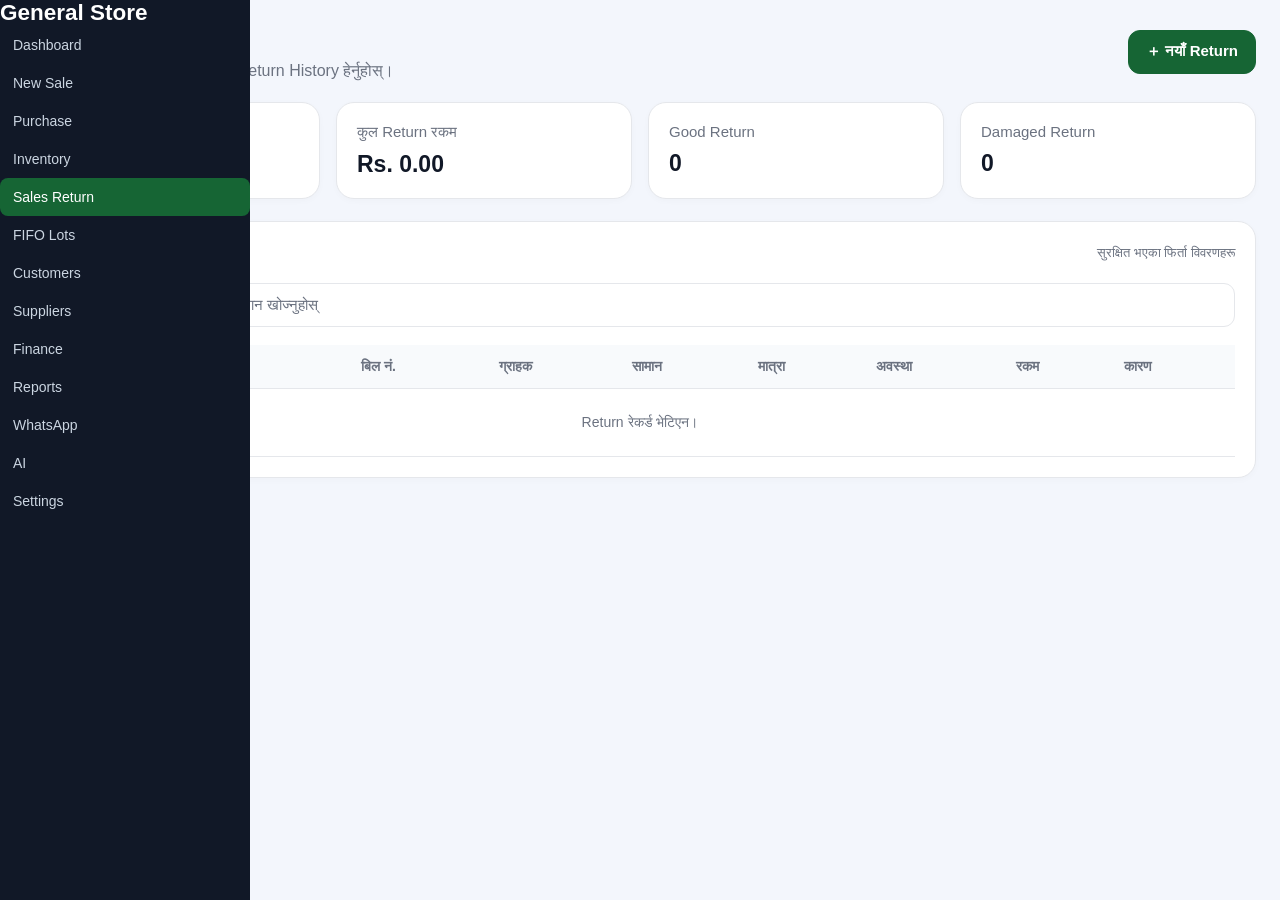
<file: sales-return.html>
<!DOCTYPE html>
<html lang="ne">
<head>
  <meta charset="UTF-8">
  <meta name="viewport" content="width=device-width, initial-scale=1.0">
  <title>Sales Return | General Store</title>
  <link rel="stylesheet" href="style.css">
  <script src="appearance.js"></script>

  <style>
    :root {
      --return-bg: var(--page-bg, #f3f6fc);
      --return-card: var(--card-bg, #ffffff);
      --return-text: var(--text-color, #172033);
      --return-muted: var(--muted-color, #717985);
      --return-border: var(--border-color, #e1e5eb);
      --return-accent: var(--accent-color, #000000);
    }

    * { box-sizing: border-box; }

    body {
      background: var(--return-bg);
      color: var(--return-text);
    }

    .return-wrap {
      max-width: 1500px;
      margin: 0 auto;
      padding: 24px;
      color: var(--return-text);
    }

    /* New Sale जस्तै header: शीर्षक बायाँ, बटन दायाँ */
    .return-top {
      display: flex;
      justify-content: space-between;
      align-items: center;
      gap: 16px;
      flex-wrap: wrap;
      margin-bottom: 22px;
    }

    .return-top h1 {
      margin: 0 0 4px;
      font-size: 27px;
      line-height: 1.25;
      font-weight: 750;
    }

    .return-top p {
      margin: 0;
      color: var(--return-muted);
      font-size: 16px;
    }

    .return-btn {
      display: inline-flex;
      align-items: center;
      justify-content: center;
      gap: 7px;
      min-height: 44px;
      padding: 11px 17px;
      border: 1px solid transparent;
      border-radius: 12px;
      font: inherit;
      font-weight: 600;
      cursor: pointer;
      white-space: nowrap;
    }

    .return-btn.primary {
      background: var(--return-accent);
      color: #fff;
      border-color: var(--return-accent);
    }

    .return-btn.secondary {
      background: var(--return-card);
      color: var(--return-text);
      border-color: var(--return-border);
    }

    .return-btn:disabled {
      opacity: .6;
      cursor: not-allowed;
    }

    .return-stats {
      display: grid;
      grid-template-columns: repeat(4, minmax(0, 1fr));
      gap: 16px;
      margin-bottom: 22px;
    }

    .return-stat,
    .return-panel {
      min-width: 0;
      background: var(--return-card);
      color: var(--return-text);
      border: 1px solid var(--return-border);
      border-radius: 18px;
      padding: 20px;
      box-shadow: 0 2px 7px rgba(15, 23, 42, .025);
    }

    .return-stat span {
      display: block;
      color: var(--return-muted);
      font-size: 15px;
      margin-bottom: 10px;
    }

    .return-stat strong {
      display: block;
      font-size: 23px;
      overflow-wrap: anywhere;
    }

    .return-panel { margin-bottom: 22px; }

    .return-toolbar {
      display: flex;
      justify-content: space-between;
      align-items: center;
      gap: 12px;
      flex-wrap: wrap;
      margin-bottom: 18px;
    }

    .return-toolbar h2 {
      margin: 0;
      font-size: 20px;
    }

    .return-muted {
      color: var(--return-muted);
      font-size: 13px;
    }

    .return-grid {
      display: grid;
      grid-template-columns: repeat(3, minmax(0, 1fr));
      gap: 16px;
    }

    .return-field { min-width: 0; }
    .return-field.wide { grid-column: 1 / -1; }

    .return-field label {
      display: block;
      font-size: 14px;
      font-weight: 600;
      margin-bottom: 7px;
    }

    .return-field input,
    .return-field select,
    .return-field textarea,
    .return-search {
      width: 100%;
      min-height: 44px;
      padding: 11px 13px;
      border: 1px solid var(--return-border);
      border-radius: 11px;
      background: var(--input-bg, var(--return-card));
      color: var(--return-text);
      font: inherit;
    }

    .return-field input[readonly] {
      background: var(--hover-bg, #f8fafc);
      color: var(--return-muted);
    }

    .return-field textarea {
      min-height: 85px;
      resize: vertical;
    }

    .return-notice {
      margin-bottom: 18px;
      padding: 13px 15px;
      border: 1px solid var(--return-border);
      border-radius: 11px;
      background: var(--hover-bg, #f8fafc);
      color: var(--return-text);
      font-size: 14px;
    }

    .return-error {
      display: none;
      margin-bottom: 16px;
      padding: 12px;
      border: 1px solid #fecaca;
      border-radius: 9px;
      background: #fef2f2;
      color: #b91c1c;
      white-space: pre-wrap;
    }

    .return-error.show { display: block; }

    .return-summary {
      display: grid;
      grid-template-columns: repeat(2, minmax(0, 1fr));
      gap: 14px;
      margin-top: 20px;
    }

    .return-summary > div {
      padding: 15px;
      border: 1px solid var(--return-border);
      border-radius: 11px;
      background: var(--hover-bg, #f8fafc);
    }

    .return-summary span {
      display: block;
      margin-bottom: 7px;
      color: var(--return-muted);
      font-size: 13px;
    }

    .return-summary strong {
      font-size: 19px;
      overflow-wrap: anywhere;
    }

    .return-actions {
      display: flex;
      justify-content: flex-end;
      flex-wrap: wrap;
      gap: 10px;
      margin-top: 20px;
    }

    .return-search {
      max-width: 100%;
      margin-bottom: 18px;
    }

    .return-table-wrap {
      width: 100%;
      overflow-x: auto;
    }

    .return-table {
      width: 100%;
      min-width: 900px;
      border-collapse: collapse;
    }

    .return-table th,
    .return-table td {
      padding: 13px 10px;
      border-bottom: 1px solid var(--return-border);
      text-align: left;
      font-size: 14px;
      white-space: nowrap;
    }

    .return-table th {
      background: var(--table-header-bg, transparent);
      color: var(--return-muted);
      font-weight: 700;
    }

    .return-badge {
      display: inline-block;
      padding: 4px 9px;
      border-radius: 20px;
      font-size: 12px;
      font-weight: 700;
    }

    .return-badge.good {
      background: #dcfce7;
      color: #166534;
    }

    .return-badge.damaged {
      background: #fee2e2;
      color: #991b1b;
    }

    .return-empty {
      padding: 25px !important;
      text-align: center !important;
      color: var(--return-muted);
    }

    /* Return form popup */
    .return-modal {
      display: none;
      position: fixed;
      inset: 0;
      z-index: 99999;
      overflow-y: auto;
      padding: 20px;
      background: rgba(15, 23, 42, .60);
    }

    .return-modal.show { display: block !important; }

    .return-dialog {
      width: min(1050px, 100%);
      margin: 20px auto;
      padding: 22px;
      border: 1px solid var(--return-border);
      border-radius: 16px;
      background: var(--return-card);
      color: var(--return-text);
      box-shadow: 0 20px 60px #0004;
    }

    .return-dialog-head {
      display: flex;
      justify-content: space-between;
      align-items: center;
      gap: 12px;
      margin-bottom: 18px;
    }

    .return-dialog-head h2 {
      margin: 0;
      font-size: 21px;
    }

    .return-dialog-head p {
      margin: 5px 0 0;
      color: var(--return-muted);
      font-size: 13px;
    }

    .return-close {
      flex-shrink: 0;
      width: 40px;
      height: 40px;
      border: 0;
      border-radius: 9px;
      background: var(--hover-bg, #e2e8f0);
      color: var(--return-text);
      font-size: 24px;
      cursor: pointer;
    }

    .return-dialog .return-panel {
      margin: 0;
      padding: 0;
      border: 0;
      box-shadow: none;
    }

    .return-dialog .return-toolbar { display: none; }

    @media (max-width: 1000px) {
      .return-stats { grid-template-columns: repeat(2, minmax(0, 1fr)); }
      .return-grid { grid-template-columns: repeat(2, minmax(0, 1fr)); }
    }

    @media (max-width: 600px) {
      .return-wrap { padding: 14px; }

      .return-top {
        align-items: flex-start;
        gap: 14px;
        margin-bottom: 22px;
      }

      .return-top h1 { font-size: 25px; }
      .return-top p { font-size: 15px; }

      .return-top .return-btn {
        margin-left: auto;
        min-height: 43px;
        padding: 10px 14px;
      }

      .return-stats { gap: 10px; }

      .return-stat,
      .return-panel {
        padding: 15px;
        border-radius: 17px;
      }

      .return-stat span { font-size: 13px; }
      .return-stat strong { font-size: 19px; }

      .return-grid,
      .return-summary { grid-template-columns: 1fr; }

      .return-field.wide { grid-column: auto; }
      .return-modal { padding: 8px; }
      .return-dialog { padding: 14px; margin: 5px auto; }
      .return-actions .return-btn { flex: 1; }
    }
  </style>
</head>

<body>
  <aside class="sidebar">
    <h2>General Store</h2>
    <nav>
      <a class="menu-item" href="index.html">Dashboard</a>
      <a class="menu-item" href="sale.html">New Sale</a>
      <a class="menu-item" href="purchase.html">Purchase</a>
      <a class="menu-item" href="inventory.html">Inventory</a>
      <a class="menu-item active" href="sales-return.html">Sales Return</a>
      <a class="menu-item" href="stock-lots.html">FIFO Lots</a>
      <a class="menu-item" href="customers.html">Customers</a>
      <a class="menu-item" href="suppliers.html">Suppliers</a>
      <a class="menu-item" href="finance.html">Finance</a>
      <a class="menu-item" href="reports.html">Reports</a>
      <a class="menu-item" href="whatsapp.html">WhatsApp</a>
      <a class="menu-item" href="ai.html">AI</a>
      <a class="menu-item" href="settings.html">Settings</a>
    </nav>
  </aside>

  <main class="return-wrap">
    <!-- New Sale जस्तै शीर्षक बायाँ र बटन दायाँ -->
    <header class="return-top">
      <div>
        <h1>Sales Return</h1>
        <p>बिक्री भएको सामान फिर्ता लिनुहोस् र Return History हेर्नुहोस्।</p>
      </div>
      <button type="button" class="return-btn primary" id="clearReturnBtn">
        ＋ नयाँ Return
      </button>
    </header>

    <section class="return-stats">
      <div class="return-stat">
        <span>कुल Return</span>
        <strong id="totalReturns">0</strong>
      </div>
      <div class="return-stat">
        <span>कुल Return रकम</span>
        <strong id="totalReturnAmount">Rs. 0.00</strong>
      </div>
      <div class="return-stat">
        <span>Good Return</span>
        <strong id="goodReturnCount">0</strong>
      </div>
      <div class="return-stat">
        <span>Damaged Return</span>
        <strong id="damagedReturnCount">0</strong>
      </div>
    </section>

    <!-- Return form popup -->
    <section class="return-modal" id="returnModal" aria-hidden="true">
      <div class="return-dialog" role="dialog" aria-modal="true"
           aria-labelledby="returnModalTitle">

        <div class="return-dialog-head">
          <div>
            <h2 id="returnModalTitle">नयाँ Sales Return</h2>
            <p>बिक्री बिल छानेर फिर्ता विवरण भर्नुहोस्।</p>
          </div>
          <button type="button" class="return-close"
                  id="closeReturnModal" aria-label="बन्द गर्नुहोस्">×</button>
        </div>

        <section class="return-panel" id="returnDetailsCard">
          <div class="return-toolbar">
            <h2>नयाँ Sales Return</h2>
            <span class="return-muted">बिक्री बिल छानेर विवरण भर्नुहोस्</span>
          </div>

          <div id="returnError" class="return-error" role="alert"></div>

          <div class="return-notice">
            GOOD सामान मात्र बिक्रीयोग्य स्टकमा थपिन्छ।
            DAMAGED सामान स्टकमा थपिँदैन।
          </div>

          <form id="returnForm">
            <div class="return-grid">
              <div class="return-field wide">
                <label for="returnSale">बिक्री बिल / सामान छान्नुहोस् *</label>
                <select id="returnSale" required>
                  <option value="">पहिले बिक्री भएको बिल छान्नुहोस्</option>
                </select>
              </div>

              <div class="return-field">
                <label for="returnBillNumber">बिल नम्बर</label>
                <input id="returnBillNumber" readonly>
              </div>

              <div class="return-field">
                <label for="returnCustomer">ग्राहक</label>
                <input id="returnCustomer" readonly>
              </div>

              <div class="return-field">
                <label for="returnProduct">सामान</label>
                <input id="returnProduct" readonly>
              </div>

              <div class="return-field">
                <label for="soldQty">बिक्री भएको मात्रा</label>
                <input id="soldQty" readonly>
              </div>

              <div class="return-field">
                <label for="alreadyReturnedQty">पहिले फिर्ता भएको</label>
                <input id="alreadyReturnedQty" readonly>
              </div>

              <div class="return-field">
                <label for="remainingReturnQty">फिर्ता गर्न बाँकी</label>
                <div id="remainingReturnQty" class="return-field input-like"></div>
              </div>

              <div class="return-field">
                <label for="returnQty">फिर्ता मात्रा *</label>
                <input id="returnQty" type="number" min="0.001"
                       step="any" required placeholder="मात्रा लेख्नुहोस्">
              </div>

              <div class="return-field">
                <label for="returnCondition">सामानको अवस्था *</label>
                <select id="returnCondition" required>
                  <option value="GOOD">GOOD — पुनः बिक्री गर्न मिल्ने</option>
                  <option value="DAMAGED">DAMAGED — बिग्रिएको</option>
                </select>
              </div>

              <div class="return-field">
                <label for="returnReason">फिर्ताको कारण *</label>
                <select id="returnReason" required>
                  <option value="">कारण छान्नुहोस्</option>
                  <option value="Wrong Item">गलत सामान</option>
                  <option value="Damaged Item">सामान बिग्रिएको</option>
                  <option value="Expiry">म्याद सकिएको</option>
                  <option value="Customer Request">ग्राहकको अनुरोध</option>
                  <option value="Other">अन्य</option>
                </select>
              </div>

              <div class="return-field wide">
                <label for="returnNote">कैफियत / थप विवरण</label>
                <textarea id="returnNote" rows="3"
                          placeholder="थप विवरण लेख्नुहोस् (ऐच्छिक)"></textarea>
              </div>
            </div>

            <div class="return-summary">
              <div>
                <span>फिर्ता रकम</span>
                <strong id="returnAmountPreview">Rs. 0.00</strong>
              </div>
              <div>
                <span>सामानको अवस्था</span>
                <strong id="returnConditionPreview">GOOD</strong>
              </div>
            </div>

            <div class="return-actions">
              <button type="button" class="return-btn secondary"
                      id="cancelReturnBtn">रद्द गर्नुहोस्</button>
              <button type="submit" class="return-btn primary">
                Return सुरक्षित गर्नुहोस्
              </button>
            </div>
          </form>
        </section>
      </div>
    </section>

    <!-- Return History -->
    <section class="return-panel">
      <div class="return-toolbar">
        <h2>Return History</h2>
        <span class="return-muted">सुरक्षित भएका फिर्ता विवरणहरू</span>
      </div>

      <input type="search" class="return-search" id="returnSearch"
             placeholder="Return नं., बिल नं., ग्राहक वा सामान खोज्नुहोस्">

      <div class="return-table-wrap">
        <table class="return-table">
          <thead>
            <tr>
              <th>मिति</th>
              <th>Return नं.</th>
              <th>बिल नं.</th>
              <th>ग्राहक</th>
              <th>सामान</th>
              <th>मात्रा</th>
              <th>अवस्था</th>
              <th>रकम</th>
              <th>कारण</th>
            </tr>
          </thead>
          <tbody id="returnHistoryBody">
            <tr>
              <td colspan="9" class="return-empty">
                Return विवरण लोड हुँदैछ...
              </td>
            </tr>
          </tbody>
        </table>
      </div>
    </section>
  </main>

  <script src="sales-return.js"></script>

  <script>
    document.addEventListener("DOMContentLoaded", function () {
      const condition = document.getElementById("returnCondition");
      const preview = document.getElementById("returnConditionPreview");

      if (condition && preview) {
        condition.addEventListener("change", function () {
          preview.textContent = condition.value;
        });
      }
    });
  </script>
</body>
</html>
</file>
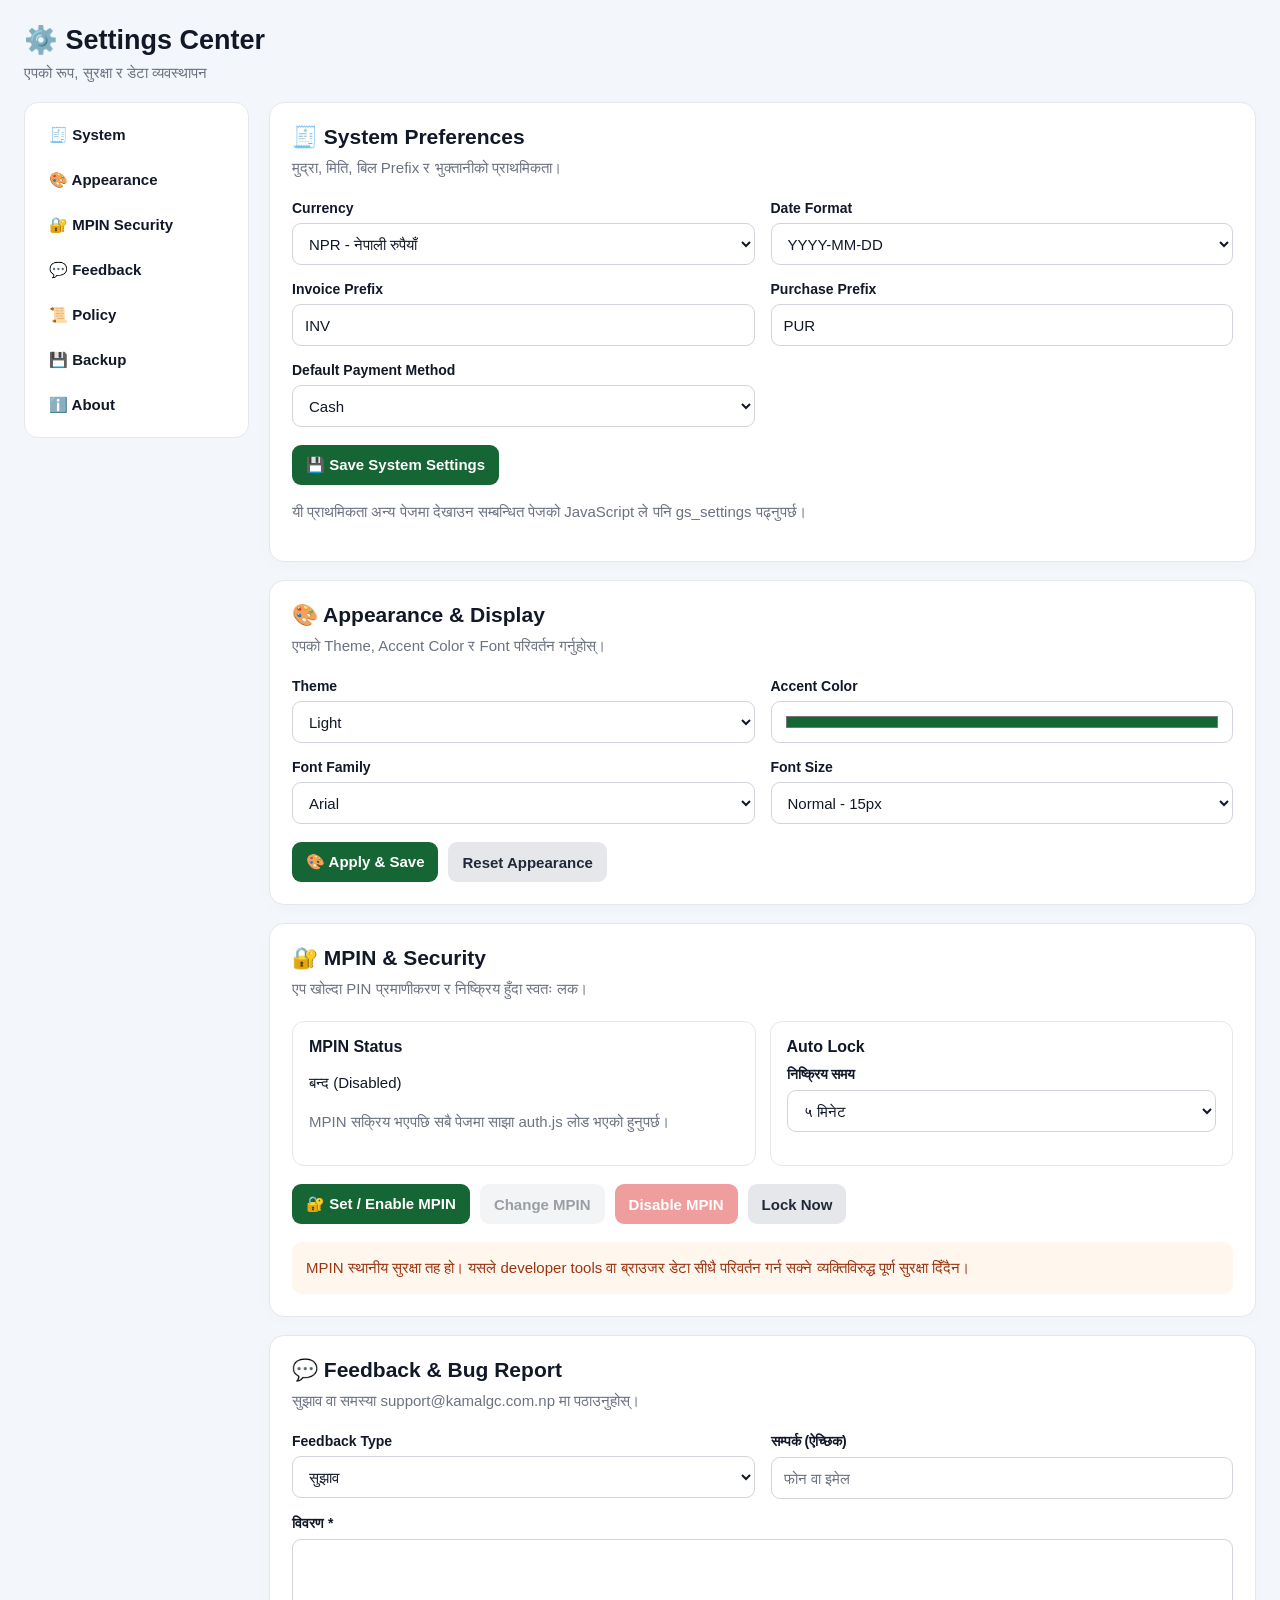
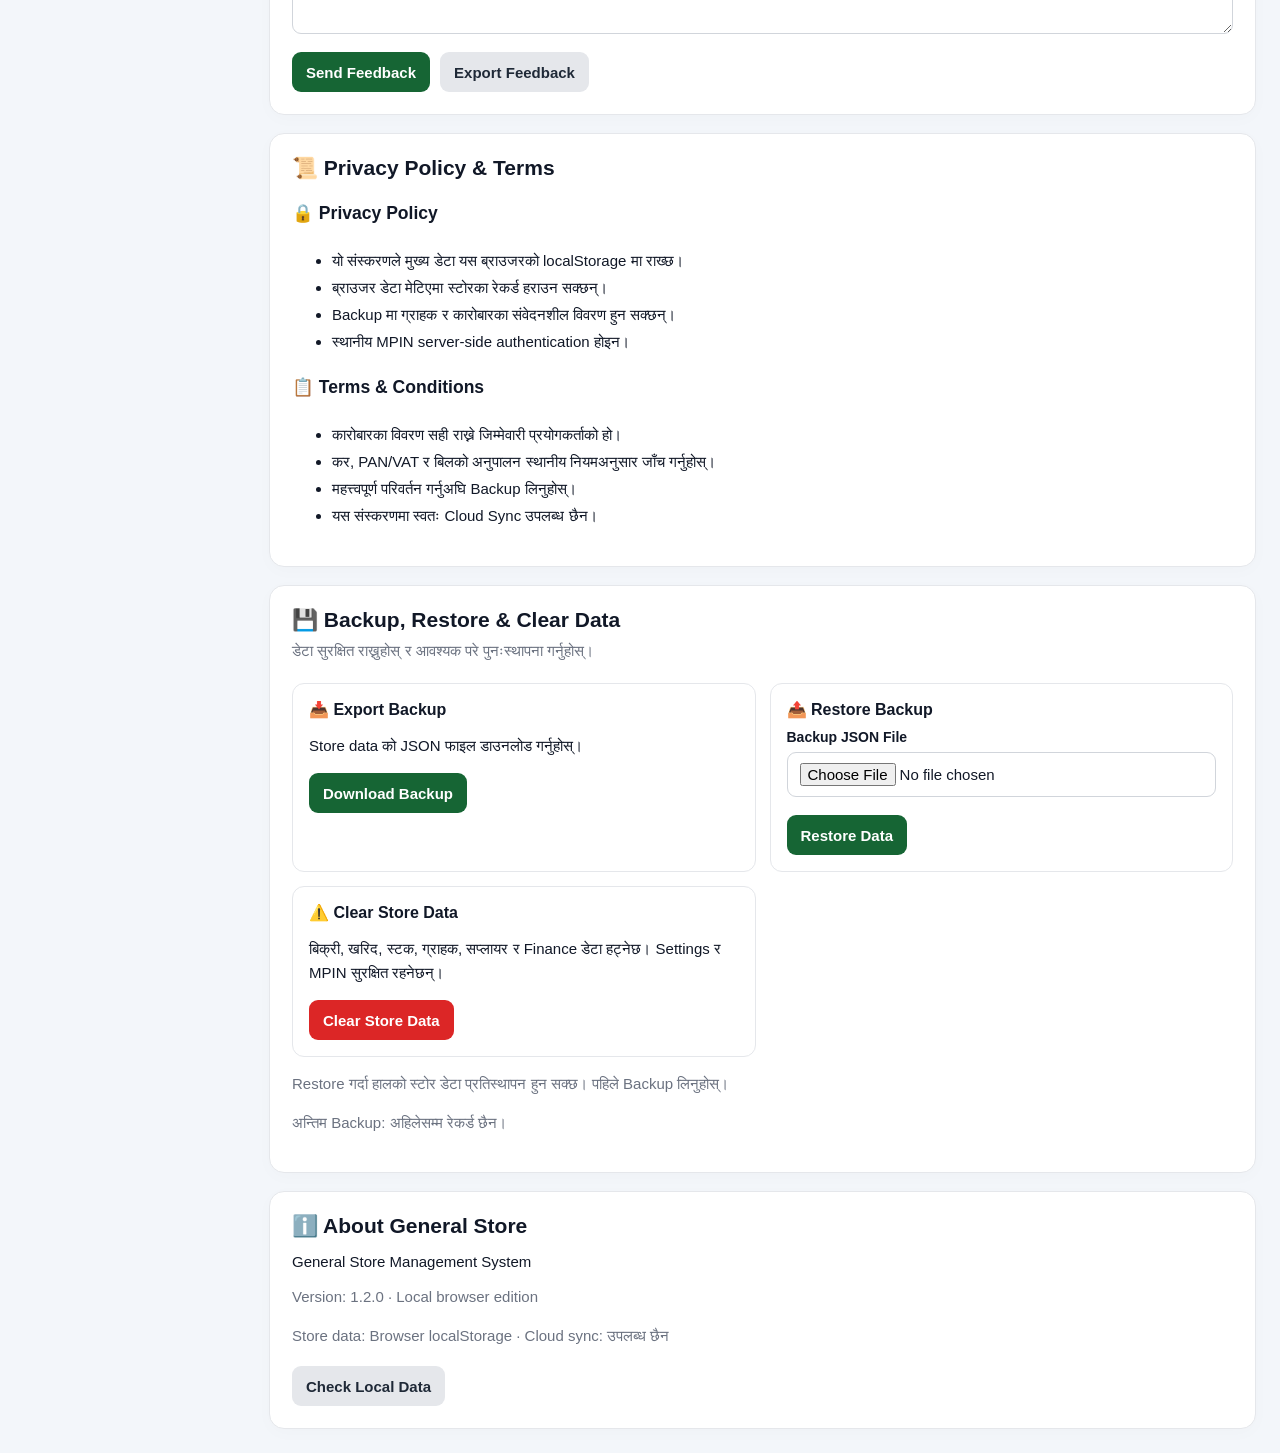
<file: settings.html>
<!DOCTYPE html>
<html lang="ne">
<head>
  <meta charset="UTF-8">
  <meta name="viewport" content="width=device-width, initial-scale=1">
  <title>Settings Center | General Store</title>
  <script src="appearance.js"></script>
  <style>
    :root {
      --green: var(--accent-color, #166534);
      --bg: #f3f6f4;
      --surface: #fff;
      --text: #1f2937;
      --muted: #6b7280;
      --border: #e5e7eb;
      --danger: #dc2626;
    }
    * { box-sizing: border-box; }
    body {
      margin: 0;
      background: var(--bg);
      color: var(--text);
      font-family: var(--font-family, Arial, sans-serif);
      font-size: var(--font-size, 15px);
    }
    a { color: inherit; }
    .page { max-width: 1450px; margin: auto; padding: 24px; }
    .page-heading { margin-bottom: 20px; }
    .page-heading h1 { margin: 0 0 8px; font-size: 27px; }
    .page-heading p { margin: 0; color: var(--muted); }
    .settings-layout {
      display: grid;
      grid-template-columns: 225px minmax(0, 1fr);
      gap: 20px;
      align-items: start;
    }
    .settings-nav {
      position: sticky;
      top: 20px;
      display: grid;
      gap: 5px;
      padding: 12px;
      border: 1px solid var(--border);
      border-radius: 14px;
      background: var(--surface);
    }
    .settings-nav a {
      text-decoration: none;
      padding: 11px 12px;
      border-radius: 9px;
      font-weight: 600;
    }
    .settings-nav a:hover {
      background: #16653412;
      color: var(--green);
    }
    .content { min-width: 0; display: grid; gap: 18px; }
    .card {
      padding: 22px;
      border: 1px solid var(--border);
      border-radius: 15px;
      background: var(--surface);
      box-shadow: 0 4px 18px #00000005;
      scroll-margin-top: 20px;
    }
    .card h2 { margin: 0 0 7px; font-size: 21px; }
    .section-description, .note {
      color: var(--muted);
      line-height: 1.6;
    }
    .section-description { margin: 0 0 20px; }
    .form-grid {
      display: grid;
      grid-template-columns: repeat(2, minmax(0, 1fr));
      gap: 16px;
    }
    .form-group {
      min-width: 0;
      display: flex;
      flex-direction: column;
      gap: 7px;
    }
    .form-group.full { grid-column: 1 / -1; }
    label { font-weight: 650; font-size: 14px; }
    input, select, textarea {
      width: 100%;
      min-height: 42px;
      padding: 10px 12px;
      border: 1px solid #d1d5db;
      border-radius: 9px;
      background: var(--surface);
      color: var(--text);
      font: inherit;
    }
    textarea { min-height: 95px; resize: vertical; }
    input:focus, select:focus, textarea:focus {
      outline: 2px solid #16653440;
      border-color: var(--green);
    }
    .actions {
      display: flex;
      flex-wrap: wrap;
      gap: 10px;
      margin-top: 18px;
    }
    button, .button-link {
      min-height: 40px;
      padding: 10px 14px;
      border: 0;
      border-radius: 9px;
      background: var(--green);
      color: white;
      font: inherit;
      font-weight: 700;
      cursor: pointer;
      text-decoration: none;
    }
    button.secondary { background: #e5e7eb; color: #1f2937; }
    button.danger { background: var(--danger); color: white; }
    button:disabled { opacity: .45; cursor: not-allowed; }
    .status { white-space: pre-wrap; margin-top: 12px; line-height: 1.6; }
    .status:empty { display: none; }
    .status.success { color: #15803d; }
    .status.error { color: #dc2626; }
    .status.info { color: #2563eb; }
    .tile-grid {
      display: grid;
      grid-template-columns: repeat(2, minmax(0, 1fr));
      gap: 14px;
    }
    .tile {
      padding: 16px;
      border: 1px solid var(--border);
      border-radius: 12px;
      min-width: 0;
    }
    .tile h3 { margin: 0 0 10px; font-size: 16px; }
    .tile p { line-height: 1.6; }
    .warning {
      margin-top: 18px;
      padding: 14px;
      border-radius: 10px;
      background: #fff7ed;
      color: #9a3412;
      line-height: 1.6;
    }
    .policy-content { line-height: 1.8; }
    .small { font-size: 12px; color: var(--muted); }
    @media (max-width: 850px) {
      .settings-layout { grid-template-columns: 1fr; }
      .settings-nav { position: static; display: flex; overflow-x: auto; }
      .settings-nav a { white-space: nowrap; }
    }
    @media (max-width: 580px) {
      .page { padding: 13px; }
      .form-grid, .tile-grid { grid-template-columns: 1fr; }
      .card { padding: 16px; }
      .page-heading h1 { font-size: 23px; }
    }
    body.dark-theme {
      --bg: #111827;
      --surface: #1f2937;
      --text: #f3f4f6;
      --muted: #9ca3af;
      --border: #374151;
    }
    body.dark-theme input,
    body.dark-theme select,
    body.dark-theme textarea {
      background: #111827;
      color: #f9fafb;
      border-color: #4b5563;
    }
  </style>
</head>

<body>
  <main class="page">
    <div class="page-heading">
      <h1>⚙️ Settings Center</h1>
      <p>एपको रूप, सुरक्षा र डेटा व्यवस्थापन</p>
    </div>

    <div class="settings-layout">
      <nav class="settings-nav" aria-label="Settings navigation">
        <a href="#system">🧾 System</a>
        <a href="#appearance">🎨 Appearance</a>
        <a href="#security">🔐 MPIN Security</a>
        <a href="#feedback">💬 Feedback</a>
        <a href="#policy">📜 Policy</a>
        <a href="#backup">💾 Backup</a>
        <a href="#about">ℹ️ About</a>
      </nav>

      <div class="content">
        <section class="card" id="system">
          <h2>🧾 System Preferences</h2>
          <p class="section-description">मुद्रा, मिति, बिल Prefix र भुक्तानीको प्राथमिकता।</p>
          <form id="systemForm">
            <div class="form-grid">
              <div class="form-group">
                <label for="currency">Currency</label>
                <select id="currency">
                  <option value="NPR">NPR - नेपाली रुपैयाँ</option>
                  <option value="INR">INR - Indian Rupee</option>
                  <option value="USD">USD - US Dollar</option>
                </select>
              </div>
              <div class="form-group">
                <label for="dateFormat">Date Format</label>
                <select id="dateFormat">
                  <option value="YYYY-MM-DD">YYYY-MM-DD</option>
                  <option value="DD-MM-YYYY">DD-MM-YYYY</option>
                  <option value="MM-DD-YYYY">MM-DD-YYYY</option>
                </select>
              </div>
              <div class="form-group">
                <label for="invoicePrefix">Invoice Prefix</label>
                <input id="invoicePrefix" maxlength="12">
              </div>
              <div class="form-group">
                <label for="purchasePrefix">Purchase Prefix</label>
                <input id="purchasePrefix" maxlength="12">
              </div>
              <div class="form-group">
                <label for="defaultPayment">Default Payment Method</label>
                <select id="defaultPayment">
                  <option value="Cash">Cash</option>
                  <option value="Bank">Bank</option>
                  <option value="Digital">Digital Wallet</option>
                  <option value="Credit">Credit / उधारो</option>
                </select>
              </div>
            </div>
            <div class="actions">
              <button type="submit">💾 Save System Settings</button>
            </div>
          </form>
          <div id="systemStatus" class="status" role="status"></div>
          <p class="note">यी प्राथमिकता अन्य पेजमा देखाउन सम्बन्धित पेजको JavaScript ले पनि gs_settings पढ्नुपर्छ।</p>
        </section>

        <section class="card" id="appearance">
          <h2>🎨 Appearance & Display</h2>
          <p class="section-description">एपको Theme, Accent Color र Font परिवर्तन गर्नुहोस्।</p>
          <div class="form-grid">
            <div class="form-group">
              <label for="theme">Theme</label>
              <select id="theme">
                <option value="light">Light</option>
                <option value="dark">Dark</option>
              </select>
            </div>
            <div class="form-group">
              <label for="accentColor">Accent Color</label>
              <input id="accentColor" type="color" value="#166534">
            </div>
            <div class="form-group">
              <label for="fontFamily">Font Family</label>
              <select id="fontFamily">
                <option value="Arial, sans-serif">Arial</option>
                <option value="system-ui, sans-serif">System Default</option>
                <option value="Verdana, sans-serif">Verdana</option>
                <option value="Tahoma, sans-serif">Tahoma</option>
                <option value="Georgia, serif">Georgia</option>
                <option value="'Noto Sans Devanagari', 'Mangal', sans-serif">Noto Sans Devanagari / Mangal</option>
              </select>
            </div>
            <div class="form-group">
              <label for="fontSize">Font Size</label>
              <select id="fontSize">
                <option value="13">Small - 13px</option>
                <option value="15">Normal - 15px</option>
                <option value="17">Large - 17px</option>
                <option value="19">Extra Large - 19px</option>
              </select>
            </div>
          </div>
          <div class="actions">
            <button type="button" id="saveAppearanceBtn">🎨 Apply & Save</button>
            <button type="button" class="secondary" id="resetAppearanceBtn">Reset Appearance</button>
          </div>
          <div id="appearanceStatus" class="status" role="status"></div>
        </section>

        <section class="card" id="security">
          <h2>🔐 MPIN & Security</h2>
          <p class="section-description">एप खोल्दा PIN प्रमाणीकरण र निष्क्रिय हुँदा स्वतः लक।</p>
          <div class="tile-grid">
            <div class="tile">
              <h3>MPIN Status</h3>
              <p id="mpinStatusText">जाँच हुँदैछ…</p>
              <p class="note">MPIN सक्रिय भएपछि सबै पेजमा साझा auth.js लोड भएको हुनुपर्छ।</p>
            </div>
            <div class="tile">
              <h3>Auto Lock</h3>
              <div class="form-group">
                <label for="autoLockMinutes">निष्क्रिय समय</label>
                <select id="autoLockMinutes">
                  <option value="0">बन्द</option>
                  <option value="1">१ मिनेट</option>
                  <option value="5">५ मिनेट</option>
                  <option value="10">१० मिनेट</option>
                  <option value="15">१५ मिनेट</option>
                </select>
              </div>
            </div>
          </div>
          <div class="actions">
            <button type="button" id="enableMpinBtn">🔐 Set / Enable MPIN</button>
            <button type="button" class="secondary" id="changeMpinBtn">Change MPIN</button>
            <button type="button" class="danger" id="disableMpinBtn">Disable MPIN</button>
            <button type="button" class="secondary" id="lockNowBtn">Lock Now</button>
          </div>
          <div id="securityStatus" class="status" role="status"></div>
          <div class="warning">MPIN स्थानीय सुरक्षा तह हो। यसले developer tools वा ब्राउजर डेटा सीधै परिवर्तन गर्न सक्ने व्यक्तिविरुद्ध पूर्ण सुरक्षा दिँदैन।</div>
        </section>

        <section class="card" id="feedback">
          <h2>💬 Feedback & Bug Report</h2>
          <p class="section-description">सुझाव वा समस्या support@kamalgc.com.np मा पठाउनुहोस्।</p>
          <form id="feedbackForm">
            <div class="form-grid">
              <div class="form-group">
                <label for="feedbackType">Feedback Type</label>
                <select id="feedbackType">
                  <option value="Suggestion">सुझाव</option>
                  <option value="Bug Report">Bug / समस्या</option>
                  <option value="Design">Design सुधार</option>
                  <option value="Other">अन्य</option>
                </select>
              </div>
              <div class="form-group">
                <label for="feedbackContact">सम्पर्क (ऐच्छिक)</label>
                <input id="feedbackContact" maxlength="150" placeholder="फोन वा इमेल">
              </div>
              <div class="form-group full">
                <label for="feedbackMessage">विवरण *</label>
                <textarea id="feedbackMessage" maxlength="3000" required></textarea>
              </div>
            </div>
            <div class="actions">
              <button type="submit">Send Feedback</button>
              <button type="button" class="secondary" id="exportFeedbackBtn">Export Feedback</button>
            </div>
          </form>
          <div id="feedbackStatus" class="status" role="status"></div>
        </section>

        <section class="card" id="policy">
          <h2>📜 Privacy Policy & Terms</h2>
          <div class="policy-content">
            <h3>🔒 Privacy Policy</h3>
            <ul>
              <li>यो संस्करणले मुख्य डेटा यस ब्राउजरको localStorage मा राख्छ।</li>
              <li>ब्राउजर डेटा मेटिएमा स्टोरका रेकर्ड हराउन सक्छन्।</li>
              <li>Backup मा ग्राहक र कारोबारका संवेदनशील विवरण हुन सक्छन्।</li>
              <li>स्थानीय MPIN server-side authentication होइन।</li>
            </ul>
            <h3>📋 Terms & Conditions</h3>
            <ul>
              <li>कारोबारका विवरण सही राख्ने जिम्मेवारी प्रयोगकर्ताको हो।</li>
              <li>कर, PAN/VAT र बिलको अनुपालन स्थानीय नियमअनुसार जाँच गर्नुहोस्।</li>
              <li>महत्त्वपूर्ण परिवर्तन गर्नुअघि Backup लिनुहोस्।</li>
              <li>यस संस्करणमा स्वतः Cloud Sync उपलब्ध छैन।</li>
            </ul>
          </div>
        </section>

        <section class="card" id="backup">
          <h2>💾 Backup, Restore & Clear Data</h2>
          <p class="section-description">डेटा सुरक्षित राख्नुहोस् र आवश्यक परे पुनःस्थापना गर्नुहोस्।</p>
          <div class="tile-grid">
            <div class="tile">
              <h3>📥 Export Backup</h3>
              <p>Store data को JSON फाइल डाउनलोड गर्नुहोस्।</p>
              <button type="button" id="exportBtn">Download Backup</button>
            </div>
            <div class="tile">
              <h3>📤 Restore Backup</h3>
              <div class="form-group">
                <label for="restoreFile">Backup JSON File</label>
                <input type="file" id="restoreFile" accept=".json,application/json">
              </div>
              <div class="actions">
                <button type="button" id="restoreBtn">Restore Data</button>
              </div>
            </div>
            <div class="tile">
              <h3>⚠️ Clear Store Data</h3>
              <p>बिक्री, खरिद, स्टक, ग्राहक, सप्लायर र Finance डेटा हट्नेछ। Settings र MPIN सुरक्षित रहनेछन्।</p>
              <button type="button" class="danger" id="clearDataBtn">Clear Store Data</button>
            </div>
          </div>
          <div id="backupStatus" class="status" role="status"></div>
          <p class="note">Restore गर्दा हालको स्टोर डेटा प्रतिस्थापन हुन सक्छ। पहिले Backup लिनुहोस्।</p>
          <p class="note" id="lastBackupText">अन्तिम Backup: अहिलेसम्म रेकर्ड छैन।</p>
        </section>

        <section class="card" id="about">
          <h2>ℹ️ About General Store</h2>
          <p>General Store Management System</p>
          <p class="note">Version: 1.2.0 · Local browser edition</p>
          <p class="note">Store data: Browser localStorage · Cloud sync: उपलब्ध छैन</p>
          <div class="actions">
            <button type="button" class="secondary" id="showStorageBtn">Check Local Data</button>
          </div>
          <div id="aboutStatus" class="status" role="status"></div>
        </section>
      </div>
    </div>
  </main>

  <script src="auth.js"></script>
  <script src="settings.js"></script>
</body>
</html>
</file>
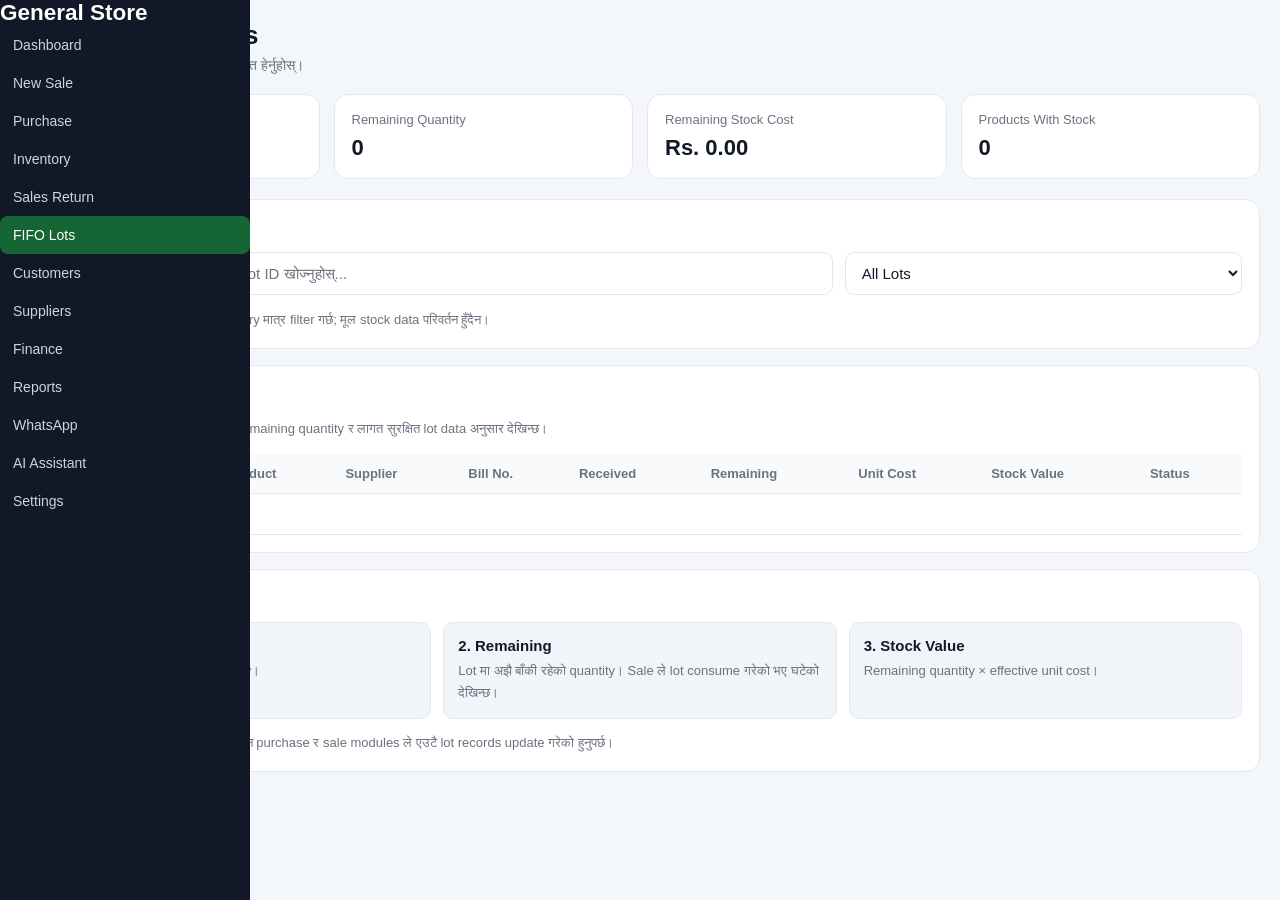
<file: stock-lots.html>
<!DOCTYPE html>
<html lang="ne">
<head>
  <meta charset="UTF-8">
  <meta name="viewport" content="width=device-width, initial-scale=1.0">
  <title>FIFO Stock Lots | General Store</title>
  <link rel="stylesheet" href="style.css">
  <script src="appearance.js"></script>
  <style>
    *{box-sizing:border-box}
    .lots-wrap{max-width:1400px;margin:auto;padding:20px;color:var(--text-color,inherit)}
    .lots-top{display:flex;justify-content:space-between;align-items:center;gap:12px;flex-wrap:wrap;margin-bottom:20px}
    .lots-top h1{margin:0;font-size:26px}
    .lots-subtitle{margin:6px 0 0;color:var(--muted-color,#6b7280);font-size:14px}
    .lots-stats{display:grid;grid-template-columns:repeat(4,minmax(0,1fr));gap:14px;margin:20px 0}
    .lots-stat,.lots-panel{background:var(--card-bg,#fff);border:1px solid var(--border-color,#e5e7eb);border-radius:14px;padding:17px;min-width:0}
    .lots-stat span{display:block;color:var(--muted-color,#6b7280);font-size:13px}
    .lots-stat strong{display:block;font-size:22px;margin-top:8px;overflow-wrap:anywhere}
    .lots-panel h2{font-size:17px;margin:0 0 14px}
    .lots-toolbar{display:grid;grid-template-columns:minmax(0,2fr) minmax(180px,1fr);gap:12px;margin-bottom:14px}
    .lots-toolbar input,.lots-toolbar select{width:100%;min-width:0;padding:11px 12px;border:1px solid var(--border-color,#d1d5db);border-radius:9px;background:var(--input-bg,#fff);color:var(--text-color,inherit);font:inherit}
    .lots-table-wrap{overflow-x:auto}
    .lots-table{width:100%;min-width:950px;border-collapse:collapse}
    .lots-table th,.lots-table td{padding:12px 10px;border-bottom:1px solid var(--border-color,#e5e7eb);text-align:left;font-size:13px;white-space:nowrap}
    .lots-table th{background:var(--table-header-bg,#f8fafc);color:var(--muted-color,#6b7280);font-weight:700}
    .lots-badge{display:inline-block;padding:5px 9px;border-radius:20px;font-size:12px;font-weight:650}
    .lots-badge.remaining{background:#dcfce7;color:#166534}
    .lots-badge.partial{background:#fef3c7;color:#92400e}
    .lots-badge.empty{background:#fee2e2;color:#991b1b}
    .lots-note{font-size:13px;line-height:1.7;color:var(--muted-color,#6b7280);margin:0}
    .lots-empty{text-align:center;padding:34px;color:var(--muted-color,#6b7280)}
    .lots-help{display:grid;grid-template-columns:repeat(3,minmax(0,1fr));gap:12px}
    .lots-help-item{padding:14px;border:1px solid var(--border-color,#e5e7eb);border-radius:10px;background:var(--hover-bg,#f8fafc)}
    .lots-help-item strong{display:block;margin-bottom:6px}
    @media(max-width:800px){
      .lots-wrap{padding:13px}
      .lots-stats{grid-template-columns:repeat(2,minmax(0,1fr))}
      .lots-toolbar{grid-template-columns:1fr}
      .lots-help{grid-template-columns:1fr}
    }
    @media(max-width:520px){
      .lots-top h1{font-size:22px}
      .lots-stat strong{font-size:18px}
      .lots-stat,.lots-panel{padding:13px}
    }
  </style>
</head>
<body>
  <aside class="sidebar">
    <h2>General Store</h2>
    <nav>
      <a class="menu-item" href="index.html">Dashboard</a>
      <a class="menu-item" href="sale.html">New Sale</a>
      <a class="menu-item" href="purchase.html">Purchase</a>
      <a class="menu-item" href="inventory.html">Inventory</a>
      <a class="menu-item" href="sales-return.html">Sales Return</a>
      <a class="menu-item active" href="stock-lots.html">FIFO Lots</a>
      <a class="menu-item" href="customers.html">Customers</a>
      <a class="menu-item" href="suppliers.html">Suppliers</a>
      <a class="menu-item" href="finance.html">Finance</a>
      <a class="menu-item" href="reports.html">Reports</a>
      <a class="menu-item" href="whatsapp.html">WhatsApp</a>
      <a class="menu-item" href="ai.html">AI Assistant</a>
      <a class="menu-item" href="settings.html">Settings</a>
    </nav>
  </aside>

  <main class="lots-wrap">
    <header class="lots-top">
      <div>
        <h1>🧮 FIFO Stock Lots</h1>
        <p class="lots-subtitle">Purchase अनुसार बाँकी stock र यसको लागत हेर्नुहोस्।</p>
      </div>
    </header>

    <section class="lots-stats" aria-label="Lot summary">
      <div class="lots-stat">
        <span>Total Lots</span>
        <strong id="totalLots">0</strong>
      </div>
      <div class="lots-stat">
        <span>Remaining Quantity</span>
        <strong id="remainingQty">0</strong>
      </div>
      <div class="lots-stat">
        <span>Remaining Stock Cost</span>
        <strong id="stockCost">Rs. 0.00</strong>
      </div>
      <div class="lots-stat">
        <span>Products With Stock</span>
        <strong id="productCount">0</strong>
      </div>
    </section>

    <section class="lots-panel" style="margin-bottom:16px">
      <h2>🔎 Search &amp; Filter</h2>
      <div class="lots-toolbar">
        <input type="search" id="searchInput"
          placeholder="Product, Supplier, Bill No. वा Lot ID खोज्नुहोस्..."
          aria-label="Search stock lots">
        <select id="statusFilter" aria-label="Filter lot status">
          <option value="ALL">All Lots</option>
          <option value="REMAINING">Remaining Stock</option>
          <option value="EMPTY">Empty Lots</option>
        </select>
      </div>
      <p class="lots-note">Search र status filter ले तलको lot history मात्र filter गर्छ; मूल stock data परिवर्तन हुँदैन।</p>
    </section>

    <section class="lots-panel" style="margin-bottom:16px">
      <h2>📦 FIFO Lot History</h2>
      <p class="lots-note" style="margin-bottom:14px">
        पुराना purchase lots पहिले देखाइन्छन्। Remaining quantity र लागत सुरक्षित lot data अनुसार देखिन्छ।
      </p>
      <div class="lots-table-wrap">
        <table class="lots-table">
          <thead>
            <tr>
              <th>Date</th>
              <th>Lot ID</th>
              <th>Product</th>
              <th>Supplier</th>
              <th>Bill No.</th>
              <th>Received</th>
              <th>Remaining</th>
              <th>Unit Cost</th>
              <th>Stock Value</th>
              <th>Status</th>
            </tr>
          </thead>
          <tbody id="lotTableBody">
            <tr>
              <td colspan="10" class="lots-empty">Loading lots…</td>
            </tr>
          </tbody>
        </table>
      </div>
    </section>

    <section class="lots-panel">
      <h2>ℹ️ FIFO कसरी बुझ्ने?</h2>
      <div class="lots-help">
        <div class="lots-help-item">
          <strong>1. Received</strong>
          <p class="lots-note">Purchase lot बाट आएको कुल quantity।</p>
        </div>
        <div class="lots-help-item">
          <strong>2. Remaining</strong>
          <p class="lots-note">Lot मा अझै बाँकी रहेको quantity। Sale ले lot consume गरेको भए घटेको देखिन्छ।</p>
        </div>
        <div class="lots-help-item">
          <strong>3. Stock Value</strong>
          <p class="lots-note">Remaining quantity × effective unit cost।</p>
        </div>
      </div>
      <p class="lots-note" style="margin-top:13px">
        ध्यान दिनुहोस्: FIFO calculation सही देखिन purchase र sale modules ले एउटै lot records update गरेको हुनुपर्छ।
      </p>
    </section>
  </main>

  <script src="stock-lots.js"></script>
</body>
</html>
</file>
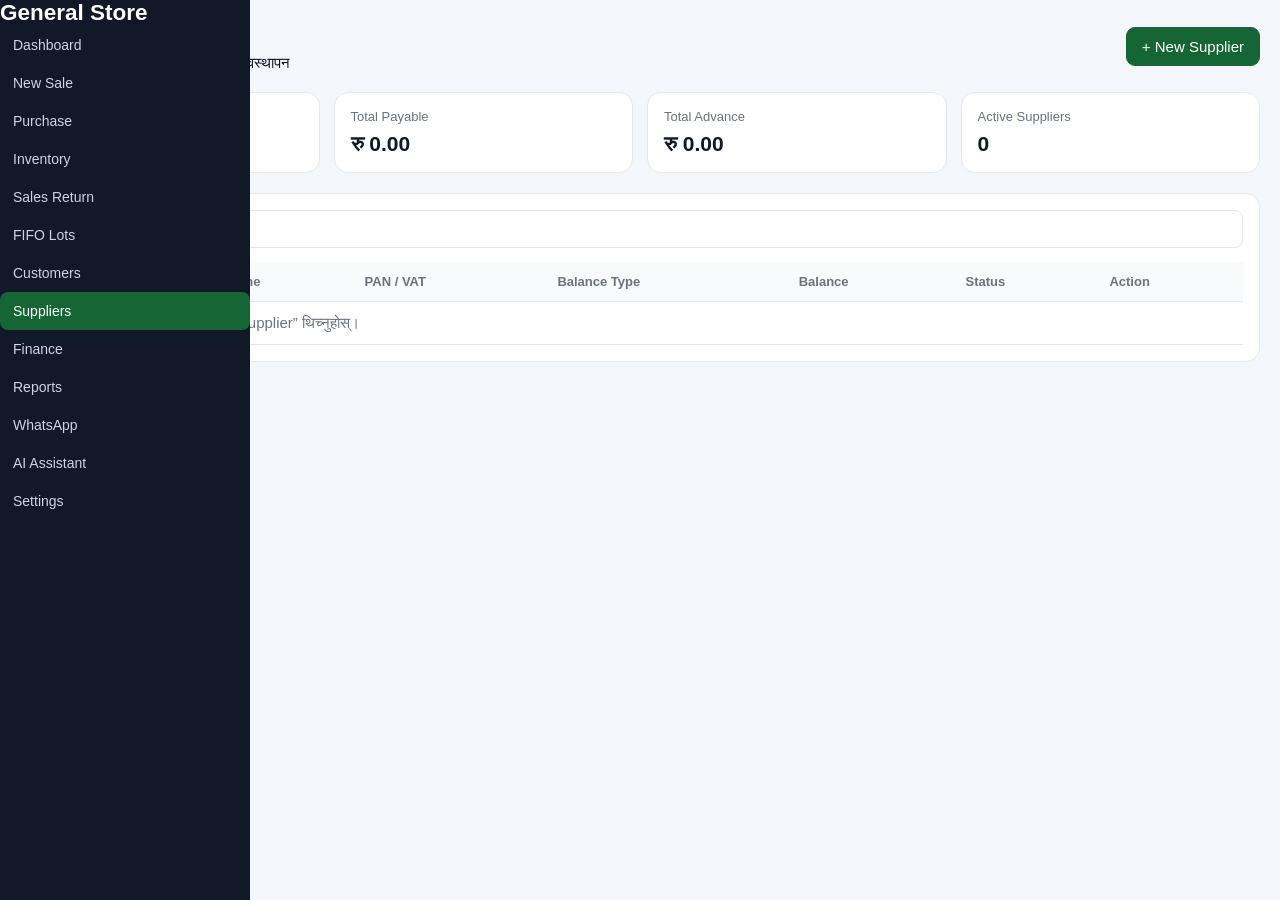
<file: suppliers.html>
<!DOCTYPE html>
<html lang="ne">
<head>
  <meta charset="UTF-8">
  <meta name="viewport" content="width=device-width, initial-scale=1.0">
  <title>Suppliers | General Store</title>
  <link rel="stylesheet" href="style.css">
  <script src="appearance.js"></script>

  <style>
    .supplier-wrap{max-width:1400px;margin:auto;padding:20px;color:var(--text-color,inherit)}
    .supplier-top{display:flex;justify-content:space-between;align-items:center;gap:12px;flex-wrap:wrap}
    .supplier-stats{display:grid;grid-template-columns:repeat(4,minmax(0,1fr));gap:14px;margin:20px 0}
    .supplier-stat,.supplier-panel{background:var(--card-bg,#fff);border:1px solid var(--border-color,#e5e7eb);border-radius:14px;padding:16px;color:var(--text-color,inherit);min-width:0}
    .supplier-stat span{display:block;color:var(--muted-color,#6b7280);font-size:13px}
    .supplier-stat strong{display:block;font-size:21px;margin-top:8px;overflow-wrap:anywhere}
    .supplier-toolbar{display:flex;gap:10px;margin-bottom:14px;flex-wrap:wrap}
    .supplier-toolbar input{flex:1;min-width:0}
    .supplier-table-wrap{width:100%;overflow-x:auto}
    .supplier-table{width:100%;border-collapse:collapse;min-width:850px}
    .supplier-table th,.supplier-table td{padding:12px;border-bottom:1px solid var(--border-color,#e5e7eb);text-align:left;vertical-align:middle}
    .supplier-table th{font-size:13px;color:var(--muted-color,#6b7280);white-space:nowrap}
    .supplier-table tbody tr:hover{background:var(--hover-bg,#f9fafb)}
    .supplier-btn{padding:10px 15px;border:1px solid var(--border-color,#d1d5db);border-radius:9px;cursor:pointer;background:transparent;color:inherit;font:inherit}
    .supplier-btn.primary{background:var(--accent-color,#166534);color:#fff;border-color:var(--accent-color,#166534)}
    .supplier-btn.small{padding:7px 10px;font-size:12px}
    .supplier-status{display:inline-block;padding:5px 9px;border-radius:20px;font-size:11px;font-weight:600}
    .supplier-status.active{background:#dcfce7;color:#166534}
    .supplier-status.inactive{background:#fee2e2;color:#991b1b}
    .supplier-balance-payable{color:#c2410c;font-weight:700}
    .supplier-balance-advance{color:#15803d;font-weight:700}
    .supplier-empty{text-align:center;padding:35px;color:var(--muted-color,#6b7280)}
    .supplier-modal{display:none;position:fixed;inset:0;z-index:10000;background:#0008;overflow:auto;padding:20px}
    .supplier-modal.show{display:block}
    .supplier-dialog{background:var(--card-bg,#fff);color:var(--text-color,inherit);border:1px solid var(--border-color,#e5e7eb);width:min(1000px,100%);margin:20px auto;border-radius:16px;padding:22px;box-shadow:0 20px 60px #0003}
    .supplier-modal-head{display:flex;justify-content:space-between;align-items:flex-start;gap:12px;margin-bottom:20px}
    .supplier-modal-head h2{margin:0 0 6px}
    .supplier-modal-head p{margin:0;color:var(--muted-color,#6b7280);font-size:13px}
    .supplier-close{width:36px;height:36px;border:1px solid var(--border-color,#d1d5db);border-radius:9px;background:transparent;color:inherit;font-size:22px;cursor:pointer}
    .supplier-grid{display:grid;grid-template-columns:repeat(3,minmax(0,1fr));gap:14px}
    .supplier-field{display:flex;flex-direction:column;gap:6px;min-width:0}
    .supplier-field.full{grid-column:1/-1}
    .supplier-field label{font-size:13px;font-weight:600}
    .supplier-field input,.supplier-field select,.supplier-field textarea,.supplier-toolbar input{width:100%;box-sizing:border-box;padding:10px 12px;border:1px solid var(--border-color,#d1d5db);border-radius:8px;background:var(--input-bg,transparent);color:inherit;font:inherit;font-size:14px}
    .supplier-field select option{background:#fff;color:#111827}
    .supplier-field textarea{min-height:85px;resize:vertical}
    .supplier-field small{font-size:12px;color:var(--muted-color,#6b7280)}
    .supplier-checkbox{display:flex;align-items:center;gap:9px;min-height:42px}
    .supplier-checkbox input{width:17px;height:17px;accent-color:var(--accent-color,#166534)}
    .supplier-checkbox label{font-weight:500}
    .supplier-message{display:none;margin-bottom:15px;padding:11px 13px;border-radius:9px;font-size:13px}
    .supplier-message.show{display:block}
    .supplier-message.error{background:#fee2e2;color:#991b1b;border:1px solid #fecaca}
    .supplier-message.success{background:#dcfce7;color:#166534;border:1px solid #bbf7d0}
    .supplier-actions{display:flex;justify-content:flex-end;gap:10px;flex-wrap:wrap;margin-top:22px;padding-top:18px;border-top:1px solid var(--border-color,#e5e7eb)}
    @media(max-width:800px){
      .supplier-stats{grid-template-columns:repeat(2,minmax(0,1fr))}
      .supplier-grid{grid-template-columns:repeat(2,minmax(0,1fr))}
      .supplier-wrap{padding:12px}
      .supplier-dialog{padding:16px;margin:5px auto}
    }
    @media(max-width:520px){
      .supplier-grid{grid-template-columns:1fr}
      .supplier-field.full{grid-column:auto}
      .supplier-modal{padding:8px}
      .supplier-stat strong{font-size:17px}
      .supplier-top h1{font-size:23px}
      .supplier-actions .supplier-btn{flex:1}
    }
  </style>
</head>

<body>
  <aside class="sidebar">
    <h2>General Store</h2>
    <nav>
      <a class="menu-item" href="index.html">Dashboard</a>
      <a class="menu-item" href="sale.html">New Sale</a>
      <a class="menu-item" href="purchase.html">Purchase</a>
      <a class="menu-item" href="inventory.html">Inventory</a>
      <a class="menu-item" href="sales-return.html">Sales Return</a>
      <a class="menu-item" href="stock-lots.html">FIFO Lots</a>
      <a class="menu-item" href="customers.html">Customers</a>
      <a class="menu-item active" href="suppliers.html">Suppliers</a>
      <a class="menu-item" href="finance.html">Finance</a>
      <a class="menu-item" href="reports.html">Reports</a>
      <a class="menu-item" href="whatsapp.html">WhatsApp</a>
      <a class="menu-item" href="ai.html">AI Assistant</a>
      <a class="menu-item" href="settings.html">Settings</a>
    </nav>
  </aside>

  <main class="supplier-wrap">
    <header class="supplier-top">
      <div>
        <h1>Suppliers</h1>
        <p>आपूर्तिकर्ता, बाँकी रकम र अग्रिम भुक्तानी व्यवस्थापन</p>
      </div>
      <button type="button" class="supplier-btn primary" id="newSupplierBtn">+ New Supplier</button>
    </header>

    <section class="supplier-stats">
      <article class="supplier-stat">
        <span>Total Suppliers</span>
        <strong id="totalSuppliers">0</strong>
      </article>
      <article class="supplier-stat">
        <span>Total Payable</span>
        <strong id="totalSupplierPayable">रु 0.00</strong>
      </article>
      <article class="supplier-stat">
        <span>Total Advance</span>
        <strong id="totalSupplierPaid">रु 0.00</strong>
      </article>
      <article class="supplier-stat">
        <span>Active Suppliers</span>
        <strong id="activeSuppliers">0</strong>
      </article>
    </section>

    <section class="supplier-panel">
      <div class="supplier-toolbar">
        <input
          type="search"
          id="supplierSearch"
          placeholder="नाम, फोन वा PAN/VAT खोज्नुहोस्..."
          autocomplete="off"
          aria-label="Search suppliers"
        >
      </div>

      <div class="supplier-table-wrap">
        <table class="supplier-table">
          <thead>
            <tr>
              <th>Supplier</th>
              <th>Phone</th>
              <th>PAN / VAT</th>
              <th>Balance Type</th>
              <th>Balance</th>
              <th>Status</th>
              <th>Action</th>
            </tr>
          </thead>
          <tbody id="supplierTableBody">
            <tr>
              <td colspan="7" class="supplier-empty">Supplier विवरण लोड हुँदैछ...</td>
            </tr>
          </tbody>
        </table>
      </div>
    </section>
  </main>

  <div class="supplier-modal" id="supplierModal" aria-hidden="true">
    <section class="supplier-dialog" role="dialog" aria-modal="true" aria-labelledby="supplierModalTitle">
      <div class="supplier-modal-head">
        <div>
          <h2 id="supplierModalTitle">New Supplier</h2>
          <p>आपूर्तिकर्ताको विवरण भर्नुहोस्। (*) भएका विवरण आवश्यक छन्।</p>
        </div>
        <button type="button" class="supplier-close" id="closeSupplierModal" aria-label="Close modal">&times;</button>
      </div>

      <div id="supplierMessage" class="supplier-message" role="alert"></div>

      <form id="supplierForm">
        <input type="hidden" id="supplierId">

        <div class="supplier-grid">
          <div class="supplier-field">
            <label for="supplierName">Supplier Name *</label>
            <input type="text" id="supplierName" maxlength="120" placeholder="आपूर्तिकर्ताको नाम" required>
          </div>

          <div class="supplier-field">
            <label for="supplierPhone">Phone Number</label>
            <input type="tel" id="supplierPhone" maxlength="30" placeholder="फोन नम्बर">
          </div>

          <div class="supplier-field">
            <label for="supplierAddress">Address</label>
            <input type="text" id="supplierAddress" maxlength="200" placeholder="ठेगाना">
          </div>

          <div class="supplier-field">
            <label for="supplierTaxType">Tax Type</label>
            <select id="supplierTaxType">
              <option value="NON_TAX">Non Tax</option>
              <option value="PAN">PAN</option>
              <option value="VAT">VAT</option>
            </select>
          </div>

          <div class="supplier-field">
            <label for="supplierTaxNumber">PAN / VAT Number</label>
            <input type="text" id="supplierTaxNumber" maxlength="40" placeholder="PAN वा VAT नम्बर">
          </div>

          <div class="supplier-field">
            <label for="supplierOpeningBalance">Opening Balance (रु)</label>
            <input type="number" id="supplierOpeningBalance" min="0" step="0.01" value="0" inputmode="decimal">
            <small>सुरुको बाँकी वा अग्रिम रकम।</small>
          </div>

          <div class="supplier-field">
            <label for="supplierBalanceType">Opening Balance Type</label>
            <select id="supplierBalanceType">
              <option value="PAYABLE">Payable (तिर्न बाँकी)</option>
              <option value="ADVANCE">Advance (अग्रिम दिएको)</option>
            </select>
          </div>

          <div class="supplier-field">
            <label>Status</label>
            <div class="supplier-checkbox">
              <input type="checkbox" id="supplierActive" checked>
              <label for="supplierActive">Active Supplier</label>
            </div>
          </div>

          <div class="supplier-field full">
            <label for="supplierNote">Notes</label>
            <textarea id="supplierNote" maxlength="1000" placeholder="थप जानकारी..."></textarea>
          </div>
        </div>

        <div class="supplier-actions">
          <button type="button" class="supplier-btn" id="cancelSupplierBtn">Cancel</button>
          <button type="submit" class="supplier-btn primary" id="saveSupplierBtn">Save Supplier</button>
        </div>
      </form>
    </section>
  </div>

  <script src="suppliers.js"></script>
</body>
</html>
</file>
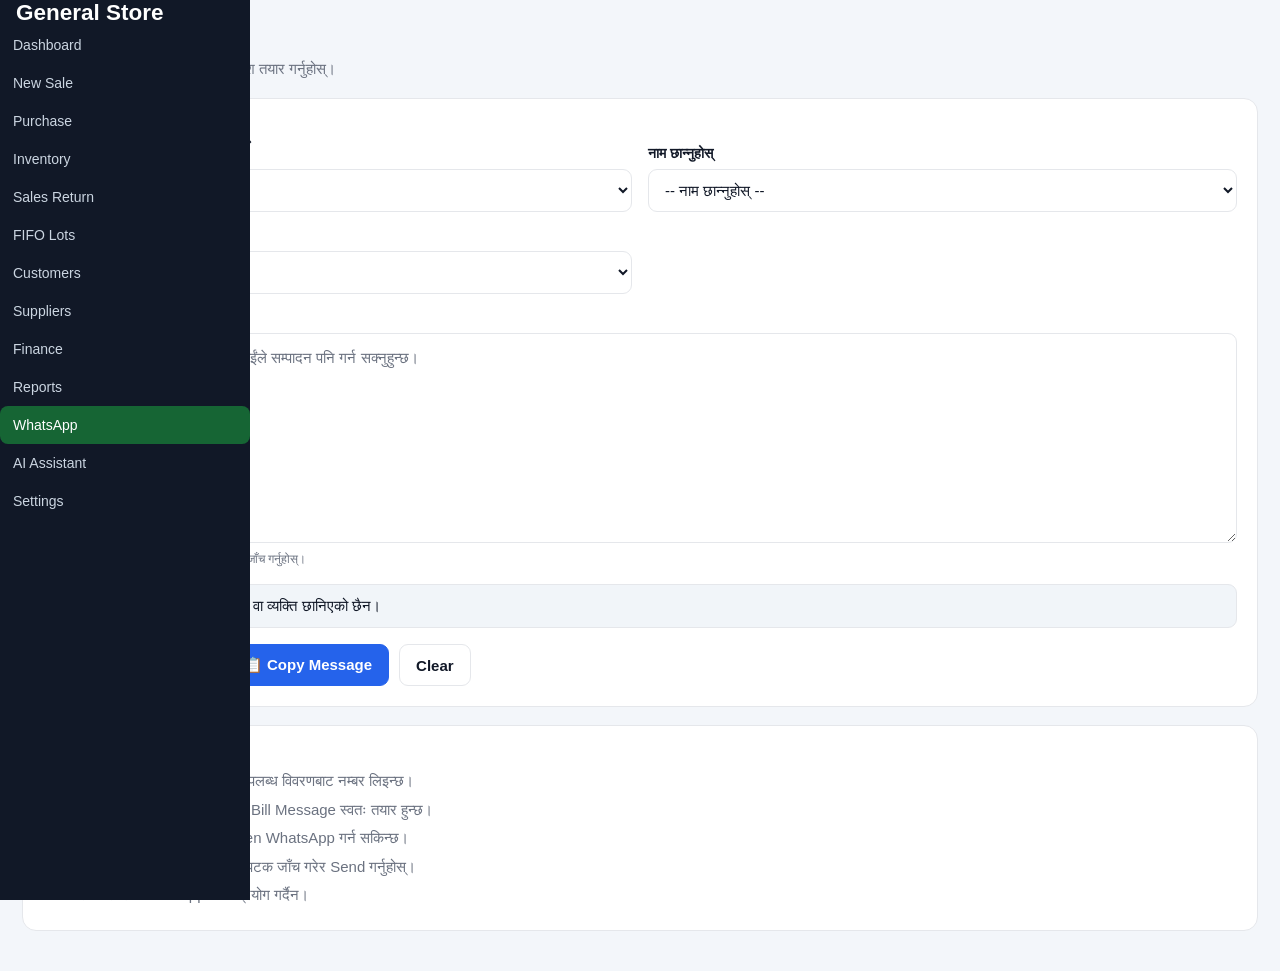
<file: whatsapp.html>
<!DOCTYPE html>
<html lang="ne">
<head>
  <meta charset="UTF-8">
  <meta name="viewport" content="width=device-width, initial-scale=1.0">
  <title>WhatsApp | General Store</title>
  <link rel="stylesheet" href="style.css">
  <script src="appearance.js"></script>

  <style>
    * { box-sizing: border-box; }

    body {
      margin: 0;
      background: var(--body-bg, #f3f6fa);
      color: var(--text-color, #111827);
      font-family: var(--font-family, Arial, sans-serif);
      font-size: var(--font-size, 15px);
    }

    .wa-wrap {
      max-width: 1400px;
      margin: auto;
      padding: 22px;
    }

    .wa-top {
      display: flex;
      justify-content: space-between;
      align-items: center;
      gap: 14px;
      flex-wrap: wrap;
      margin-bottom: 20px;
    }

    .wa-top h1 { margin: 0 0 7px; font-size: 26px; }
    .wa-top p { margin: 0; color: var(--muted-color, #6b7280); }

    .wa-card {
      background: var(--card-bg, #fff);
      border: 1px solid var(--border-color, #e5e7eb);
      border-radius: 14px;
      padding: 20px;
      margin-bottom: 18px;
      color: var(--text-color, inherit);
    }

    .wa-card h2, .wa-card h3 { margin-top: 0; }

    .wa-grid {
      display: grid;
      grid-template-columns: repeat(2, minmax(0, 1fr));
      gap: 16px;
    }

    .wa-field {
      display: flex;
      flex-direction: column;
      gap: 7px;
      min-width: 0;
    }

    .wa-field.full { grid-column: 1 / -1; }

    .wa-field label { font-size: 14px; font-weight: 600; }

    .wa-field input,
    .wa-field select,
    .wa-field textarea {
      width: 100%;
      padding: 11px 12px;
      border: 1px solid var(--border-color, #d1d5db);
      border-radius: 9px;
      background: var(--input-bg, #fff);
      color: var(--text-color, #111827);
      font: inherit;
    }

    .wa-field textarea {
      min-height: 210px;
      line-height: 1.7;
      resize: vertical;
      white-space: pre-wrap;
    }

    .wa-hint {
      color: var(--muted-color, #6b7280);
      font-size: 12px;
      line-height: 1.5;
    }

    .wa-phone {
      margin-top: 16px;
      padding: 12px;
      border: 1px solid var(--border-color, #e5e7eb);
      border-radius: 9px;
      background: var(--hover-bg, #f8fafc);
      overflow-wrap: anywhere;
    }

    .wa-actions {
      display: flex;
      flex-wrap: wrap;
      gap: 10px;
      margin-top: 16px;
    }

    .wa-btn {
      padding: 11px 16px;
      border: 1px solid var(--border-color, #d1d5db);
      border-radius: 9px;
      background: transparent;
      color: var(--text-color, inherit);
      font: inherit;
      font-weight: 600;
      cursor: pointer;
    }

    .wa-btn.primary {
      background: var(--accent-color, #166534);
      border-color: var(--accent-color, #166534);
      color: #fff;
    }

    .wa-btn.copy { background: #2563eb; color: #fff; border-color: #2563eb; }

    .wa-status {
      display: none;
      margin-top: 14px;
      padding: 12px;
      border-radius: 9px;
      line-height: 1.6;
      overflow-wrap: anywhere;
    }

    .wa-status.success { display: block; background: #dcfce7; color: #166534; }
    .wa-status.error { display: block; background: #fee2e2; color: #991b1b; }

    .wa-info {
      padding-left: 20px;
      line-height: 1.9;
      color: var(--muted-color, #6b7280);
    }

    [hidden] { display: none !important; }

    @media (max-width: 800px) {
      .wa-wrap { padding: 13px; }
      .wa-grid { grid-template-columns: 1fr; }
      .wa-field.full { grid-column: auto; }
      .wa-card { padding: 15px; }
      .wa-top h1 { font-size: 23px; }
      .wa-actions { flex-direction: column; }
      .wa-btn { width: 100%; }
    }
  </style>
</head>

<body>
  <aside class="sidebar">
    <h2 id="waStoreName" style="padding: 0 16px;">General Store</h2>
    <nav>
      <a class="menu-item" href="index.html">Dashboard</a>
      <a class="menu-item" href="sale.html">New Sale</a>
      <a class="menu-item" href="purchase.html">Purchase</a>
      <a class="menu-item" href="inventory.html">Inventory</a>
      <a class="menu-item" href="sales-return.html">Sales Return</a>
      <a class="menu-item" href="stock-lots.html">FIFO Lots</a>
      <a class="menu-item" href="customers.html">Customers</a>
      <a class="menu-item" href="suppliers.html">Suppliers</a>
      <a class="menu-item" href="finance.html">Finance</a>
      <a class="menu-item" href="reports.html">Reports</a>
      <a class="menu-item active" href="whatsapp.html">WhatsApp</a>
      <a class="menu-item" href="ai.html">AI Assistant</a>
      <a class="menu-item" href="settings.html">Settings</a>
    </nav>
  </aside>

  <main class="wa-wrap">
    <header class="wa-top">
      <div>
        <h1>💬 WhatsApp</h1>
        <p>Customer तथा Supplier का लागि सन्देश तयार गर्नुहोस्।</p>
      </div>
    </header>

    <section class="wa-card">
      <h2>Message तयार गर्नुहोस्</h2>

      <div class="wa-grid">
        <div class="wa-field">
          <label for="messageFor">कसलाई?</label>
          <select id="messageFor">
            <option value="customer">Customer</option>
            <option value="supplier">Supplier</option>
            <option value="custom">Custom Number</option>
          </select>
        </div>

        <div class="wa-field" id="personGroup">
          <label for="personSelect">नाम छान्नुहोस्</label>
          <select id="personSelect">
            <option value="">-- नाम छान्नुहोस् --</option>
          </select>
        </div>

        <div class="wa-field" id="customPhoneGroup" hidden>
          <label for="customPhone">WhatsApp Number</label>
          <input id="customPhone" type="tel" placeholder="Country code सहित नम्बर">
          <span class="wa-hint">उदाहरण: 97798XXXXXXXX</span>
        </div>

        <div class="wa-field">
          <label for="messageType">Message Type</label>
          <select id="messageType">
            <option value="due_reminder">Customer Due Reminder</option>
            <option value="customer_statement">Customer Statement</option>
            <option value="supplier_statement">Supplier Statement</option>
            <option value="supplier_order">Supplier Order</option>
            <option value="bill">Bill / Receipt Message</option>
            <option value="custom">Custom Message</option>
          </select>
        </div>

        <div class="wa-field" id="referenceGroup" hidden>
          <label for="referenceSelect">Bill Reference</label>
          <select id="referenceSelect">
            <option value="">-- Bill छान्नुहोस् --</option>
          </select>
        </div>

        <div class="wa-field full">
          <label for="messageText">Message Preview / Edit</label>
          <textarea id="messageText" placeholder="तयार भएको सन्देश यहाँ देखिन्छ। तपाईंले सम्पादन पनि गर्न सक्नुहुन्छ।"></textarea>
          <span class="wa-hint">सन्देश पठाउनुअघि ग्राहकको नाम, रकम र नम्बर जाँच गर्नुहोस्।</span>
        </div>
      </div>

      <div class="wa-phone" id="phoneInfo" aria-live="polite">
        WhatsApp Number: -
      </div>

      <div class="wa-actions">
        <button type="button" class="wa-btn primary" id="openWhatsAppBtn">💬 Open WhatsApp</button>
        <button type="button" class="wa-btn copy" id="copyMessageBtn">📋 Copy Message</button>
        <button type="button" class="wa-btn" id="clearBtn">Clear</button>
      </div>

      <div id="statusBox" class="wa-status" role="status" aria-live="polite"></div>
    </section>

    <section class="wa-card">
      <h3>ℹ️ प्रयोग गर्ने तरिका</h3>
      <ul class="wa-info">
        <li>Customer वा Supplier छान्दा उपलब्ध विवरणबाट नम्बर लिइन्छ।</li>
        <li>Due Reminder, Statement र Bill Message स्वतः तयार हुन्छ।</li>
        <li>सन्देश सम्पादन गरेर Copy वा Open WhatsApp गर्न सकिन्छ।</li>
        <li>WhatsApp खुलिसकेपछि अन्तिम पटक जाँच गरेर Send गर्नुहोस्।</li>
        <li>यो संस्करणले WhatsApp API प्रयोग गर्दैन।</li>
      </ul>
    </section>
  </main>

  <script src="whatsapp.js"></script>
  <script>
    (function () {
      "use strict";

      function getStoreName() {
        try {
          const settings = JSON.parse(localStorage.getItem("gs_settings") || "{}");
          return String(settings.storeName || "General Store").trim() || "General Store";
        } catch (error) {
          return "General Store";
        }
      }

      function updateStoreName() {
        const storeName = getStoreName();
        const brand = document.getElementById("waStoreName");
        if (brand) brand.textContent = storeName;
      }

      /*
       * whatsapp.js को विद्यमान message function जोगाएर
       * Customer Due Reminder मा Settings को Store Name राखिन्छ।
       */
      if (typeof window.customerDueMessage === "function") {
        window.customerDueMessage = function (customer) {
          const name = String(
            customer?.name ||
            customer?.customerName ||
            "Customer"
          ).trim();

          let balance = 0;

          if (customer?.currentBalance !== undefined &&
              customer.currentBalance !== null &&
              customer.currentBalance !== "") {
            balance = Number(customer.currentBalance) || 0;
          } else {
            balance =
              (Number(customer?.openingBalance) || 0) +
              (Number(customer?.creditSaleTotal) || 0) -
              (Number(customer?.paymentTotal) || 0) -
              (Number(customer?.returnTotal) || 0);
          }

          const storeName = getStoreName();
          const money = Math.abs(balance).toLocaleString("en-IN", {
            minimumFractionDigits: 2,
            maximumFractionDigits: 2
          });

          if (balance <= 0) {
            return `नमस्ते ${name},\n\nतपाईंको खातामा हाल कुनै बाँकी रकम छैन।\n\nधन्यवाद।\n${storeName}`;
          }

          return `नमस्ते ${name},\n\nतपाईंको खातामा हाल रु. ${money} बाँकी रहेको छ।\n\nकृपया सुविधा अनुसार बाँकी रकम भुक्तानी गरिदिनुहोला।\n\nधन्यवाद।\n${storeName}`;
        };
      }

      updateStoreName();
      window.addEventListener("storage", updateStoreName);
    })();
  </script>
</body>
</html>
</file>
<file: style.css>
/* =====================================================
   GENERAL STORE MANAGEMENT SYSTEM
   Main Dashboard Styles
   ===================================================== */

* {
    margin: 0;
    padding: 0;
    box-sizing: border-box;
}

:root {
    --primary: #2563eb;
    --primary-dark: #1d4ed8;

    --sidebar: #111827;
    --sidebar-hover: #1f2937;

    --bg: #f3f6fa;
    --card: #ffffff;

    --text: #111827;
    --text-light: #6b7280;
    --text-muted: #9ca3af;

    --border: #e5e7eb;

    --success: #16a34a;
    --danger: #dc2626;
    --warning: #d97706;

    --sidebar-width: 250px;
}

/* =====================================================
   BODY
   ===================================================== */

body {
    font-family:
        -apple-system,
        BlinkMacSystemFont,
        "Segoe UI",
        Roboto,
        Arial,
        sans-serif;

    background: var(--bg);
    color: var(--text);

    min-height: 100vh;
}


/* =====================================================
   SIDEBAR
   ===================================================== */

.sidebar {
    position: fixed;

    left: 0;
    top: 0;
    bottom: 0;

    width: var(--sidebar-width);

    background: var(--sidebar);

    color: #fff;

    display: flex;
    flex-direction: column;

    z-index: 1000;

    overflow-y: auto;
}


/* Logo */

.logo-area {
    display: flex;
    align-items: center;

    gap: 12px;

    padding: 24px 20px;

    border-bottom: 1px solid rgba(255, 255, 255, 0.08);
}

.logo-icon {
    width: 42px;
    height: 42px;

    border-radius: 10px;

    background: var(--primary);

    display: flex;
    align-items: center;
    justify-content: center;

    font-size: 15px;
    font-weight: 800;
}

.logo-area h2 {
    font-size: 16px;
    font-weight: 700;

    margin-bottom: 2px;
}

.logo-area span {
    font-size: 10px;
    color: #9ca3af;
}


/* Sidebar Navigation */

.sidebar-menu {
    padding: 18px 12px;

    display: flex;
    flex-direction: column;

    gap: 4px;
}

.menu-item {
    display: flex;
    align-items: center;

    gap: 13px;

    padding: 11px 13px;

    border-radius: 8px;

    color: #cbd5e1;

    text-decoration: none;

    font-size: 14px;
    font-weight: 500;

    transition: 0.2s;
}

.menu-item:hover {
    background: var(--sidebar-hover);
    color: #fff;
}

.menu-item.active {
    background: var(--primary);
    color: #fff;
}

.menu-icon {
    width: 21px;

    text-align: center;

    font-size: 16px;
}


/* Sidebar Bottom */

.sidebar-bottom {
    margin-top: auto;

    padding: 15px;
}

.store-status {
    display: flex;
    align-items: center;

    gap: 10px;

    background: rgba(255, 255, 255, 0.05);

    padding: 12px;

    border-radius: 8px;
}

.status-dot {
    width: 9px;
    height: 9px;

    border-radius: 50%;

    background: #22c55e;
}

.store-status strong {
    display: block;

    font-size: 12px;
}

.store-status small {
    display: block;

    color: #9ca3af;

    font-size: 10px;

    margin-top: 2px;
}

.version {
    text-align: center;

    color: #6b7280;

    font-size: 10px;

    margin-top: 12px;
}


/* =====================================================
   MAIN CONTENT
   ===================================================== */

.main-content {
    margin-left: var(--sidebar-width);

    min-height: 100vh;
}


/* =====================================================
   TOPBAR
   ===================================================== */

.topbar {
    height: 76px;

    background: #fff;

    border-bottom: 1px solid var(--border);

    display: flex;
    align-items: center;
    justify-content: space-between;

    padding: 0 28px;

    position: sticky;
    top: 0;

    z-index: 500;
}

.topbar-left {
    display: flex;
    align-items: center;
    gap: 15px;
}

.topbar h1 {
    font-size: 21px;
    font-weight: 700;
}

.topbar-left p {
    color: var(--text-light);

    font-size: 12px;

    margin-top: 3px;
}

.topbar-right {
    display: flex;
    align-items: center;

    gap: 14px;
}


/* Search */

.search-box {
    width: 250px;

    height: 40px;

    border: 1px solid var(--border);

    border-radius: 8px;

    display: flex;
    align-items: center;

    padding: 0 12px;

    background: #fafafa;
}

.search-box span {
    font-size: 21px;

    color: #6b7280;

    margin-right: 8px;
}

.search-box input {
    border: none;
    outline: none;

    background: transparent;

    width: 100%;

    font-size: 12px;

    color: var(--text);
}


/* Icon Button */

.icon-btn {
    width: 40px;
    height: 40px;

    border-radius: 8px;

    border: 1px solid var(--border);

    background: #fff;

    cursor: pointer;

    font-size: 17px;

    position: relative;
}

.icon-btn:hover {
    background: #f9fafb;
}

.notification-dot {
    position: absolute;

    top: 8px;
    right: 8px;

    width: 6px;
    height: 6px;

    border-radius: 50%;

    background: #ef4444;
}


/* Profile */

.profile {
    display: flex;
    align-items: center;

    gap: 9px;
}

.profile-avatar {
    width: 38px;
    height: 38px;

    border-radius: 50%;

    background: #dbeafe;

    color: var(--primary);

    display: flex;
    align-items: center;
    justify-content: center;

    font-weight: 700;
}

.profile-info strong {
    display: block;

    font-size: 12px;
}

.profile-info small {
    display: block;

    font-size: 10px;

    color: var(--text-light);

    margin-top: 2px;
}


/* Mobile menu button */

.mobile-menu-btn {
    display: none;

    border: none;

    background: transparent;

    font-size: 24px;

    cursor: pointer;
}


/* =====================================================
   DASHBOARD CONTENT
   ===================================================== */

.dashboard-content {
    padding: 28px;
}


/* Welcome */

.welcome-section {
    display: flex;
    align-items: center;
    justify-content: space-between;

    margin-bottom: 25px;
}

.welcome-section h2 {
    font-size: 21px;

    margin-bottom: 5px;
}

.welcome-section p {
    color: var(--text-light);

    font-size: 13px;
}


/* Primary Button */

.primary-btn {
    border: none;

    background: var(--primary);

    color: #fff;

    padding: 11px 17px;

    border-radius: 7px;

    font-size: 13px;

    font-weight: 600;

    cursor: pointer;

    transition: 0.2s;
}

.primary-btn:hover {
    background: var(--primary-dark);
}


/* =====================================================
   STATS
   ===================================================== */

.stats-grid {
    display: grid;

    grid-template-columns:
        repeat(4, 1fr);

    gap: 16px;

    margin-bottom: 25px;
}

.stat-card {
    background: var(--card);

    border: 1px solid var(--border);

    border-radius: 10px;

    padding: 18px;

    box-shadow:
        0 1px 2px rgba(0, 0, 0, 0.03);
}

.stat-top {
    display: flex;
    align-items: center;

    justify-content: space-between;

    margin-bottom: 13px;
}

.stat-icon {
    width: 36px;
    height: 36px;

    border-radius: 8px;

    display: flex;
    align-items: center;
    justify-content: center;

    font-size: 16px;
}

.sales-icon {
    background: #dbeafe;
}

.profit-icon {
    background: #dcfce7;
}

.expense-icon {
    background: #fee2e2;
}

.net-profit-icon {
    background: #fef3c7;
}

.stat-label {
    color: var(--text-light);

    font-size: 12px;
}

.stat-value {
    font-size: 23px;

    font-weight: 700;

    margin-bottom: 8px;
}

.stat-bottom {
    display: flex;
    align-items: center;

    gap: 7px;

    color: var(--text-muted);

    font-size: 10px;
}

.positive {
    color: var(--success);

    font-weight: 600;
}


/* =====================================================
   SECTION TITLE
   ===================================================== */

.section-title {
    margin-bottom: 13px;
}

.section-title h3 {
    font-size: 16px;

    margin-bottom: 3px;
}

.section-title p {
    color: var(--text-light);

    font-size: 11px;
}


/* =====================================================
   FINANCE
   ===================================================== */

.finance-grid {
    display: grid;

    grid-template-columns:
        repeat(4, 1fr);

    gap: 15px;

    margin-bottom: 25px;
}

.finance-card {
    background: #fff;

    border: 1px solid var(--border);

    border-radius: 10px;

    padding: 16px;

    display: flex;

    gap: 12px;

    align-items: flex-start;
}

.finance-icon {
    width: 35px;
    height: 35px;

    border-radius: 8px;

    background: #f3f4f6;

    display: flex;
    align-items: center;
    justify-content: center;

    flex-shrink: 0;
}

.finance-card span {
    display: block;

    color: var(--text-light);

    font-size: 11px;

    margin-bottom: 4px;
}

.finance-card strong {
    display: block;

    font-size: 16px;

    margin-bottom: 3px;
}

.finance-card small {
    color: var(--text-muted);

    font-size: 9px;
}


/* =====================================================
   DASHBOARD GRID
   ===================================================== */

.dashboard-grid {
    display: grid;

    grid-template-columns:
        1.55fr 1fr;

    gap: 18px;

    margin-bottom: 20px;
}


/* Dashboard Card */

.dashboard-card {
    background: #fff;

    border: 1px solid var(--border);

    border-radius: 10px;

    padding: 18px;

    margin-bottom: 20px;
}

.card-header {
    display: flex;
    align-items: center;
    justify-content: space-between;

    margin-bottom: 15px;
}

.card-header h3 {
    font-size: 15px;

    margin-bottom: 3px;
}

.card-header p {
    color: var(--text-light);

    font-size: 10px;
}

.card-header select {
    border: 1px solid var(--border);

    background: #fff;

    border-radius: 6px;

    padding: 7px 10px;

    font-size: 10px;

    outline: none;
}


/* =====================================================
   CHART
   ===================================================== */

.chart-area {
    height: 250px;

    border-radius: 8px;

    background:
        repeating-linear-gradient(
            to bottom,
            #fff 0,
            #fff 48px,
            #f3f4f6 49px
        );

    display: flex;
    align-items: center;
    justify-content: center;
}

.chart-empty {
    text-align: center;

    display: flex;
    flex-direction: column;

    align-items: center;

    gap: 6px;
}

.chart-empty-icon {
    width: 45px;
    height: 45px;

    border-radius: 50%;

    background: #eff6ff;

    display: flex;
    align-items: center;
    justify-content: center;

    font-size: 20px;

    margin-bottom: 5px;
}

.chart-empty strong {
    font-size: 12px;
}

.chart-empty span {
    font-size: 10px;

    color: var(--text-muted);
}


/* =====================================================
   ATTENTION
   ===================================================== */

.attention-list {
    display: flex;
    flex-direction: column;

    gap: 10px;
}

.attention-item {
    display: flex;
    align-items: center;

    gap: 10px;

    padding: 10px;

    background: #f9fafb;

    border-radius: 7px;
}

.attention-icon {
    width: 32px;
    height: 32px;

    border-radius: 7px;

    display: flex;
    align-items: center;
    justify-content: center;

    font-size: 14px;
}

.attention-icon.warning {
    background: #fef3c7;
}

.attention-icon.danger {
    background: #fee2e2;
}

.attention-icon.money {
    background: #dcfce7;
}

.attention-icon.supplier {
    background: #dbeafe;
}

.attention-text {
    flex: 1;
}

.attention-text strong {
    display: block;

    font-size: 11px;

    margin-bottom: 2px;
}

.attention-text span {
    display: block;

    color: var(--text-muted);

    font-size: 9px;
}

.attention-item button {
    border: none;

    background: transparent;

    color: var(--primary);

    font-size: 10px;

    font-weight: 600;

    cursor: pointer;
}


/* =====================================================
   EMPTY TABLE
   ===================================================== */

.empty-table {
    min-height: 150px;

    display: flex;
    flex-direction: column;

    align-items: center;
    justify-content: center;

    gap: 6px;

    border: 1px dashed #d1d5db;

    border-radius: 8px;

    background: #fafafa;
}

.empty-icon {
    width: 42px;
    height: 42px;

    border-radius: 50%;

    background: #f3f4f6;

    display: flex;
    align-items: center;
    justify-content: center;

    font-size: 18px;

    margin-bottom: 4px;
}

.empty-table strong {
    font-size: 11px;
}

.empty-table span {
    font-size: 9px;

    color: var(--text-muted);
}


/* =====================================================
   TEXT BUTTON
   ===================================================== */

.text-btn {
    border: none;

    background: transparent;

    color: var(--primary);

    font-size: 10px;

    font-weight: 600;

    cursor: pointer;
}


/* =====================================================
   QUICK ACTIONS
   ===================================================== */

.quick-title {
    margin-top: 5px;
}

.quick-actions {
    display: grid;

    grid-template-columns:
        repeat(6, 1fr);

    gap: 12px;

    margin-bottom: 25px;
}

.quick-action {
    background: #fff;

    border: 1px solid var(--border);

    border-radius: 9px;

    padding: 15px 10px;

    cursor: pointer;

    text-align: center;

    transition: 0.2s;
}

.quick-action:hover {
    border-color: #bfdbfe;

    transform: translateY(-2px);

    box-shadow:
        0 5px 15px rgba(0, 0, 0, 0.05);
}

.quick-action span {
    display: block;

    font-size: 21px;

    margin-bottom: 8px;
}

.quick-action strong {
    display: block;

    font-size: 11px;

    margin-bottom: 3px;
}

.quick-action small {
    color: var(--text-muted);

    font-size: 8px;
}


/* =====================================================
   AI ASSISTANT
   ===================================================== */

.ai-card {
    background:
        linear-gradient(
            135deg,
            #eff6ff,
            #f5f3ff
        );

    border: 1px solid #dbeafe;

    border-radius: 10px;

    padding: 18px;

    display: flex;
    align-items: center;
    justify-content: space-between;

    gap: 20px;

    margin-bottom: 25px;
}

.ai-content {
    display: flex;

    align-items: center;

    gap: 13px;
}

.ai-icon {
    width: 44px;
    height: 44px;

    border-radius: 10px;

    background: #fff;

    display: flex;
    align-items: center;
    justify-content: center;

    font-size: 22px;

    box-shadow:
        0 2px 6px rgba(0, 0, 0, 0.05);
}

.ai-content h3 {
    font-size: 14px;

    margin-bottom: 5px;
}

.ai-content p {
    color: var(--text-light);

    font-size: 10px;

    line-height: 1.6;

    max-width: 650px;
}

.ai-btn {
    border: none;

    background: var(--primary);

    color: #fff;

    border-radius: 7px;

    padding: 9px 14px;

    font-size: 10px;

    font-weight: 600;

    cursor: pointer;

    white-space: nowrap;
}


/* =====================================================
   FOOTER
   ===================================================== */

.footer {
    border-top: 1px solid var(--border);

    background: #fff;

    padding: 16px 28px;

    display: flex;
    justify-content: space-between;

    color: var(--text-muted);

    font-size: 9px;
}


/* =====================================================
   MOBILE OVERLAY
   ===================================================== */

.overlay {
    display: none;

    position: fixed;

    inset: 0;

    background: rgba(0, 0, 0, 0.45);

    z-index: 900;
}


/* =====================================================
   TABLET
   ===================================================== */

@media (max-width: 1100px) {

    :root {
        --sidebar-width: 220px;
    }

    .stats-grid,
    .finance-grid {
        grid-template-columns:
            repeat(2, 1fr);
    }

    .quick-actions {
        grid-template-columns:
            repeat(3, 1fr);
    }

    .search-box {
        width: 200px;
    }
}


/* =====================================================
   MOBILE
   ===================================================== */

@media (max-width: 760px) {

    .sidebar {
        transform: translateX(-100%);

        transition: transform 0.25s ease;
    }

    .sidebar.open {
        transform: translateX(0);
    }

    .overlay.show {
        display: block;
    }

    .main-content {
        margin-left: 0;
    }

    .topbar {
        height: 68px;

        padding: 0 15px;
    }

    .mobile-menu-btn {
        display: block;
    }

    .topbar h1 {
        font-size: 18px;
    }

    .topbar-left p {
        font-size: 10px;
    }

    .search-box {
        display: none;
    }

    .profile-info {
        display: none;
    }

    .topbar-right {
        gap: 8px;
    }

    .dashboard-content {
        padding: 18px 14px;
    }

    .welcome-section {
        align-items: flex-start;

        gap: 15px;
    }

    .welcome-section h2 {
        font-size: 17px;
    }

    .welcome-section p {
        font-size: 10px;
    }

    .primary-btn {
        padding: 9px 12px;

        font-size: 10px;
    }

    .stats-grid,
    .finance-grid {
        grid-template-columns:
            repeat(2, 1fr);

        gap: 10px;
    }

    .stat-card {
        padding: 13px;
    }

    .stat-value {
        font-size: 17px;
    }

    .stat-label {
        font-size: 9px;
    }

    .stat-icon {
        width: 30px;
        height: 30px;

        font-size: 13px;
    }

    .dashboard-grid {
        grid-template-columns: 1fr;

        gap: 0;
    }

    .dashboard-card {
        padding: 14px;
    }

    .chart-area {
        height: 190px;
    }

    .quick-actions {
        grid-template-columns:
            repeat(2, 1fr);

        gap: 9px;
    }

    .quick-action {
        padding: 13px 7px;
    }

    .ai-card {
        align-items: flex-start;

        flex-direction: column;
    }

    .ai-btn {
        width: 100%;
    }

    .footer {
        padding: 13px 15px;

        font-size: 8px;
    }
}


/* =====================================================
   SMALL MOBILE
   ===================================================== */

@media (max-width: 420px) {

    .stats-grid,
    .finance-grid {
        grid-template-columns: 1fr;
    }

    .welcome-section {
        flex-direction: column;
    }

    .primary-btn {
        width: 100%;
    }

    .profile-avatar {
        width: 34px;
        height: 34px;
    }

    .notification-btn {
        width: 34px;
        height: 34px;
    }

    .finance-card {
        padding: 13px;
    }

    .section-title h3 {
        font-size: 14px;
    }
}

/* =====================================================
   INVENTORY PAGE
   ===================================================== */


/* Inventory Filter */

.inventory-filter {
    display: grid;

    grid-template-columns:
        1.5fr 1fr 1fr;

    gap: 10px;

    margin-bottom: 18px;
}

.inventory-filter input,
.inventory-filter select {
    width: 100%;

    height: 40px;

    border: 1px solid var(--border);

    border-radius: 7px;

    background: #fff;

    padding: 0 12px;

    font-size: 11px;

    color: var(--text);

    outline: none;
}

.inventory-filter input:focus,
.inventory-filter select:focus {
    border-color: var(--primary);

    box-shadow:
        0 0 0 2px rgba(37, 99, 235, 0.08);
}


/* Inventory Table */

.inventory-table-wrapper {
    width: 100%;

    overflow-x: auto;

    border: 1px solid var(--border);

    border-radius: 8px;
}

.inventory-table {
    width: 100%;

    min-width: 850px;

    border-collapse: collapse;

    background: #fff;
}

.inventory-table th {
    background: #f8fafc;

    color: #6b7280;

    font-size: 10px;

    font-weight: 600;

    text-align: left;

    padding: 12px;

    border-bottom: 1px solid var(--border);

    white-space: nowrap;
}

.inventory-table td {
    padding: 12px;

    border-bottom: 1px solid #f1f5f9;

    font-size: 11px;

    vertical-align: middle;
}

.inventory-table tbody tr:last-child td {
    border-bottom: none;
}

.inventory-table tbody tr:hover {
    background: #fafcff;
}


/* Empty Inventory */

.empty-inventory {
    height: 220px;

    text-align: center;

    color: var(--text-muted);
}

.empty-inventory div {
    width: 50px;
    height: 50px;

    border-radius: 50%;

    background: #f3f4f6;

    display: flex;

    align-items: center;
    justify-content: center;

    margin: 0 auto 10px;

    font-size: 22px;
}

.empty-inventory strong {
    display: block;

    color: var(--text);

    font-size: 12px;

    margin-bottom: 5px;
}

.empty-inventory span {
    font-size: 10px;
}


/* Product Status */

.stock-status {
    display: inline-flex;

    align-items: center;

    gap: 5px;

    padding: 4px 8px;

    border-radius: 20px;

    font-size: 9px;

    font-weight: 600;
}

.stock-status.in-stock {
    background: #dcfce7;

    color: #15803d;
}

.stock-status.low-stock {
    background: #fef3c7;

    color: #b45309;
}

.stock-status.out-stock {
    background: #fee2e2;

    color: #b91c1c;
}


/* Product Name */

.product-name-cell {
    display: flex;

    align-items: center;

    gap: 9px;
}

.product-image-small {
    width: 32px;
    height: 32px;

    border-radius: 7px;

    background: #eff6ff;

    display: flex;

    align-items: center;
    justify-content: center;

    font-size: 14px;

    flex-shrink: 0;
}

.product-name-cell strong {
    display: block;

    font-size: 11px;

    color: var(--text);
}

.product-name-cell small {
    display: block;

    color: var(--text-muted);

    font-size: 8px;

    margin-top: 2px;
}


/* Table Action */

.table-action-btn {
    border: 1px solid var(--border);

    background: #fff;

    color: var(--text-light);

    width: 29px;
    height: 29px;

    border-radius: 6px;

    cursor: pointer;

    font-size: 13px;
}

.table-action-btn:hover {
    background: #f3f4f6;

    color: var(--primary);
}


/* =====================================================
   MODAL
   ===================================================== */

.modal-overlay {
    position: fixed;

    inset: 0;

    background: rgba(15, 23, 42, 0.55);

    display: none;

    align-items: center;
    justify-content: center;

    padding: 20px;

    z-index: 2000;
}

.modal-overlay.show {
    display: flex;
}

.product-modal {
    width: 100%;

    max-width: 650px;

    max-height: 90vh;

    overflow-y: auto;

    background: #fff;

    border-radius: 12px;

    box-shadow:
        0 20px 50px rgba(0, 0, 0, 0.2);
}


/* Modal Header */

.modal-header {
    display: flex;

    align-items: flex-start;

    justify-content: space-between;

    padding: 20px;

    border-bottom: 1px solid var(--border);
}

.modal-header h3 {
    font-size: 16px;

    margin-bottom: 4px;
}

.modal-header p {
    color: var(--text-light);

    font-size: 10px;
}

.modal-close {
    width: 30px;
    height: 30px;

    border: none;

    background: #f3f4f6;

    border-radius: 7px;

    font-size: 20px;

    color: #6b7280;

    cursor: pointer;
}

.modal-close:hover {
    background: #e5e7eb;

    color: #111827;
}


/* Form */

#productForm {
    padding: 20px;
}

.form-grid {
    display: grid;

    grid-template-columns:
        repeat(2, 1fr);

    gap: 15px;
}

.form-group {
    display: flex;

    flex-direction: column;

    gap: 6px;
}

.form-group.full {
    grid-column: 1 / -1;
}

.form-group label {
    font-size: 10px;

    font-weight: 600;

    color: #374151;
}

.form-group input,
.form-group select {
    width: 100%;

    height: 40px;

    border: 1px solid var(--border);

    border-radius: 7px;

    padding: 0 11px;

    font-size: 11px;

    outline: none;

    background: #fff;

    color: var(--text);
}

.form-group input:focus,
.form-group select:focus {
    border-color: var(--primary);

    box-shadow:
        0 0 0 2px rgba(37, 99, 235, 0.08);
}


/* Checkbox */

.checkbox-label {
    display: flex !important;

    flex-direction: row !important;

    align-items: center;

    gap: 8px;

    cursor: pointer;

    font-weight: 500 !important;
}

.checkbox-label input {
    width: 16px !important;
    height: 16px !important;

    accent-color: var(--primary);

    cursor: pointer;
}


/* Modal Actions */

.modal-actions {
    display: flex;

    justify-content: flex-end;

    gap: 9px;

    padding-top: 20px;

    margin-top: 20px;

    border-top: 1px solid var(--border);
}

.secondary-btn {
    border: 1px solid var(--border);

    background: #fff;

    color: #374151;

    padding: 10px 16px;

    border-radius: 7px;

    font-size: 11px;

    font-weight: 600;

    cursor: pointer;
}

.secondary-btn:hover {
    background: #f9fafb;
}


/* =====================================================
   INVENTORY MOBILE
   ===================================================== */

@media (max-width: 760px) {

    .inventory-filter {
        grid-template-columns: 1fr;

        gap: 8px;
    }

    .inventory-filter input,
    .inventory-filter select {
        height: 38px;
    }

    .product-modal {
        max-height: 94vh;

        border-radius: 10px;
    }

    .modal-header {
        padding: 16px;
    }

    #productForm {
        padding: 16px;
    }

    .form-grid {
        grid-template-columns: 1fr;

        gap: 12px;
    }

    .form-group.full {
        grid-column: auto;
    }

    .modal-actions {
        flex-direction: column-reverse;
    }

    .modal-actions button {
        width: 100%;
    }
}


/* ===== DASHBOARD FINAL READABILITY FIX ===== */

.dashboard-page {
    --dash-bg: #f3f6fa;
    --dash-card: #ffffff;
    --dash-text: #111827;
    --dash-muted: #4b5563;
    --dash-border: #d1d5db;
    background: var(--dash-bg) !important;
    color: var(--dash-text) !important;
}

html[data-theme="dark"] .dashboard-page {
    --dash-bg: #111827;
    --dash-card: #1f2937;
    --dash-text: #f3f4f6;
    --dash-muted: #cbd5e1;
    --dash-border: #374151;
}

.dashboard-page .topbar,
.dashboard-page .stat-card,
.dashboard-page .finance-card,
.dashboard-page .dashboard-card,
.dashboard-page .quick-action,
.dashboard-page .footer {
    background: var(--dash-card) !important;
    color: var(--dash-text) !important;
    border-color: var(--dash-border) !important;
}

.dashboard-page h1,
.dashboard-page h2,
.dashboard-page h3,
.dashboard-page strong,
.dashboard-page .stat-value,
.dashboard-page .finance-card strong,
.dashboard-page .quick-action strong {
    color: var(--dash-text) !important;
}

.dashboard-page p,
.dashboard-page small,
.dashboard-page .stat-label,
.dashboard-page .stat-bottom,
.dashboard-page .finance-card span,
.dashboard-page .finance-card small,
.dashboard-page .profile-info small,
.dashboard-page .card-header p,
.dashboard-page .section-title p,
.dashboard-page .welcome-section p {
    color: var(--dash-muted) !important;
}

.dashboard-page a {
    text-decoration: none;
}

.dashboard-page .menu-item {
    color: #cbd5e1 !important;
}

.dashboard-page .menu-item.active {
    color: #ffffff !important;
}

.dashboard-page .primary-btn,
.dashboard-page .ai-btn {
    background: var(--primary, #166534);
    color: #ffffff !important;
}

.dashboard-page .text-btn,
.dashboard-page .attention-item a {
    color: var(--primary, #166534);
    font-weight: 600;
}

.dashboard-page .attention-item {
    background: var(--dash-bg) !important;
}

.dashboard-page .search-box,
.dashboard-page .search-box input,
.dashboard-page .card-header select {
    color: var(--dash-text);
}

.dashboard-page .chart-area {
    background: repeating-linear-gradient(
        to bottom,
        var(--dash-card) 0,
        var(--dash-card) 48px,
        var(--dash-border) 49px
    );
}

.dashboard-page .empty-table {
    background: var(--dash-bg);
    color: var(--dash-text);
    border-color: var(--dash-border);
}

.dashboard-page .quick-action small,
.dashboard-page .attention-text span {
    color: var(--dash-muted) !important;
}

@media (max-width: 420px) {
    .dashboard-page .stats-grid,
    .dashboard-page .finance-grid {
        grid-template-columns: repeat(2, minmax(0, 1fr));
    }

    .dashboard-page .stat-card,
    .dashboard-page .finance-card {
        min-width: 0;
        padding: 11px;
    }

    .dashboard-page .stat-value {
        font-size: 16px;
        overflow-wrap: anywhere;
    }

    .dashboard-page .finance-card strong {
        font-size: 13px;
        overflow-wrap: anywhere;
    }
}

@media (max-width: 760px) {
    .dashboard-content {
        padding: 16px 12px;
    }

    .topbar {
        padding-left: 12px;
        padding-right: 12px;
    }

    .stat-card,
    .finance-card,
    .dashboard-card {
        min-width: 0;
    }

    .stat-value {
        overflow-wrap: anywhere;
    }
}
</file>
